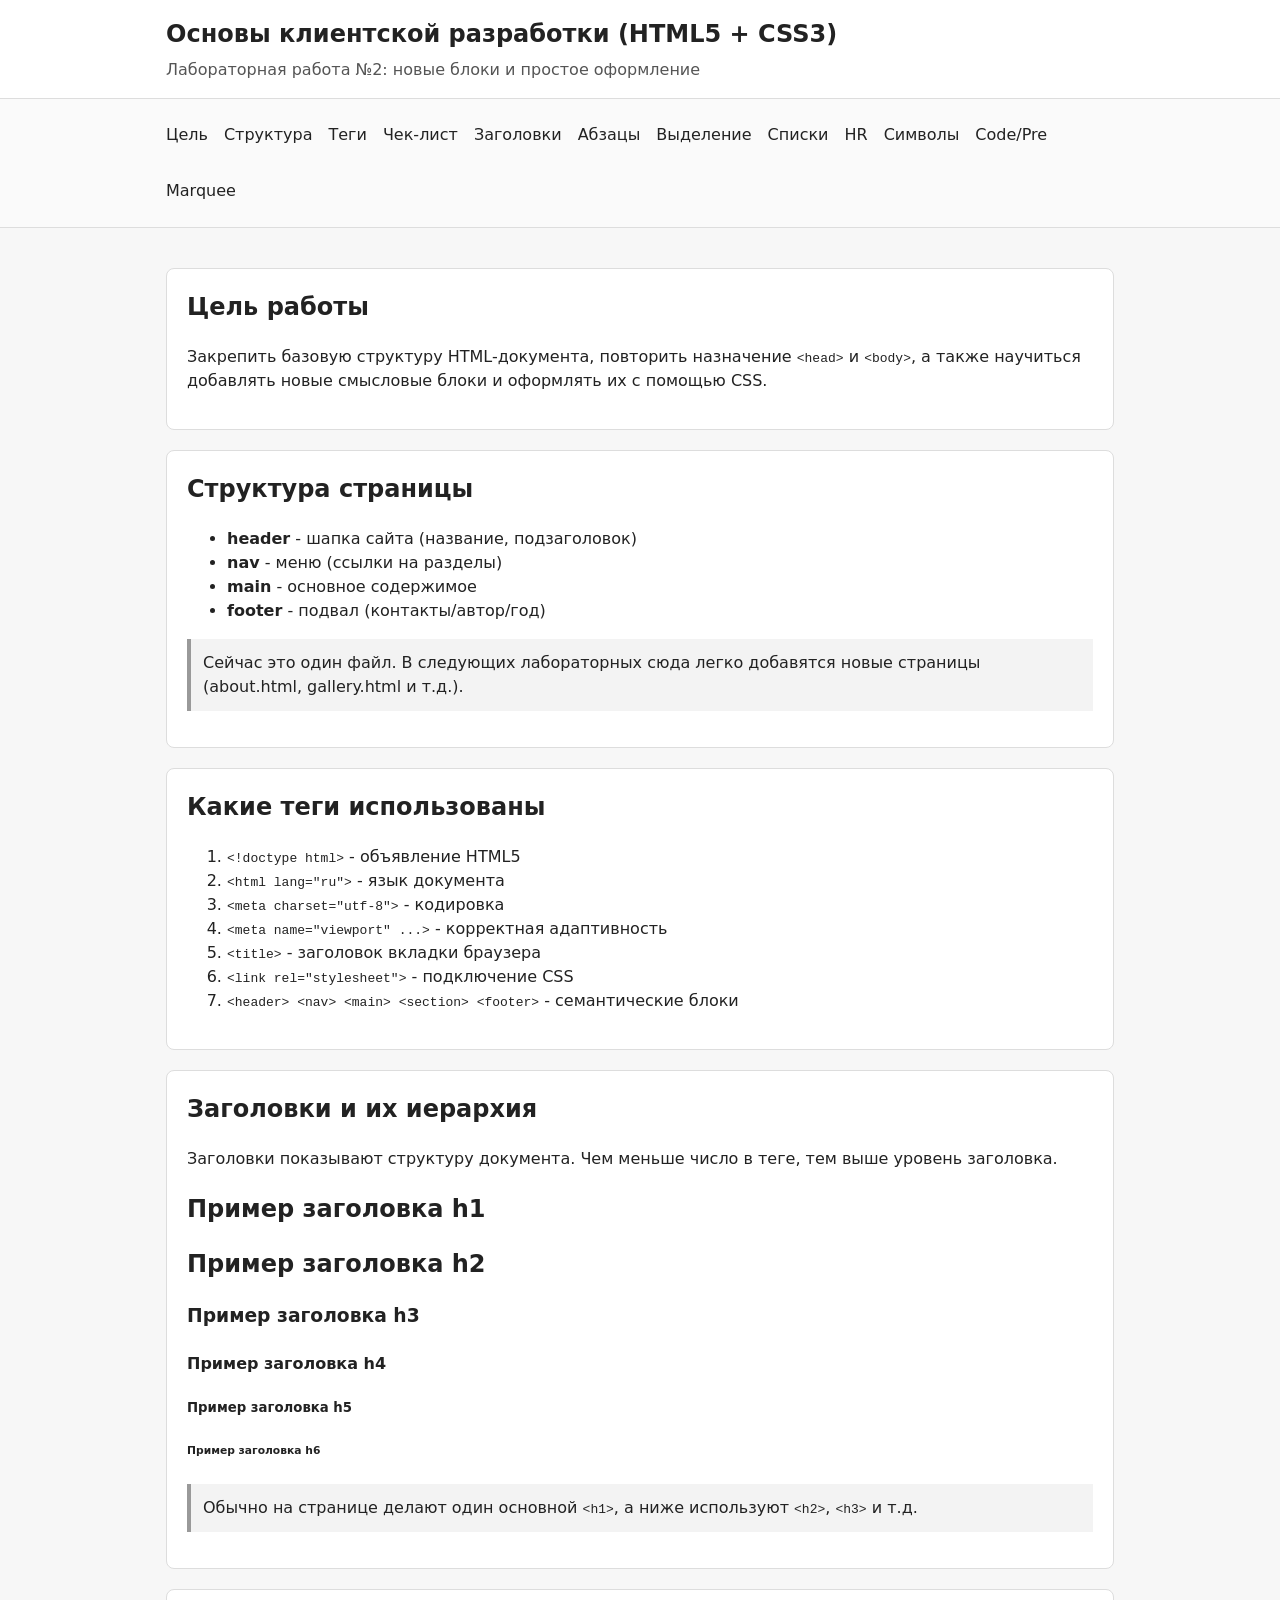
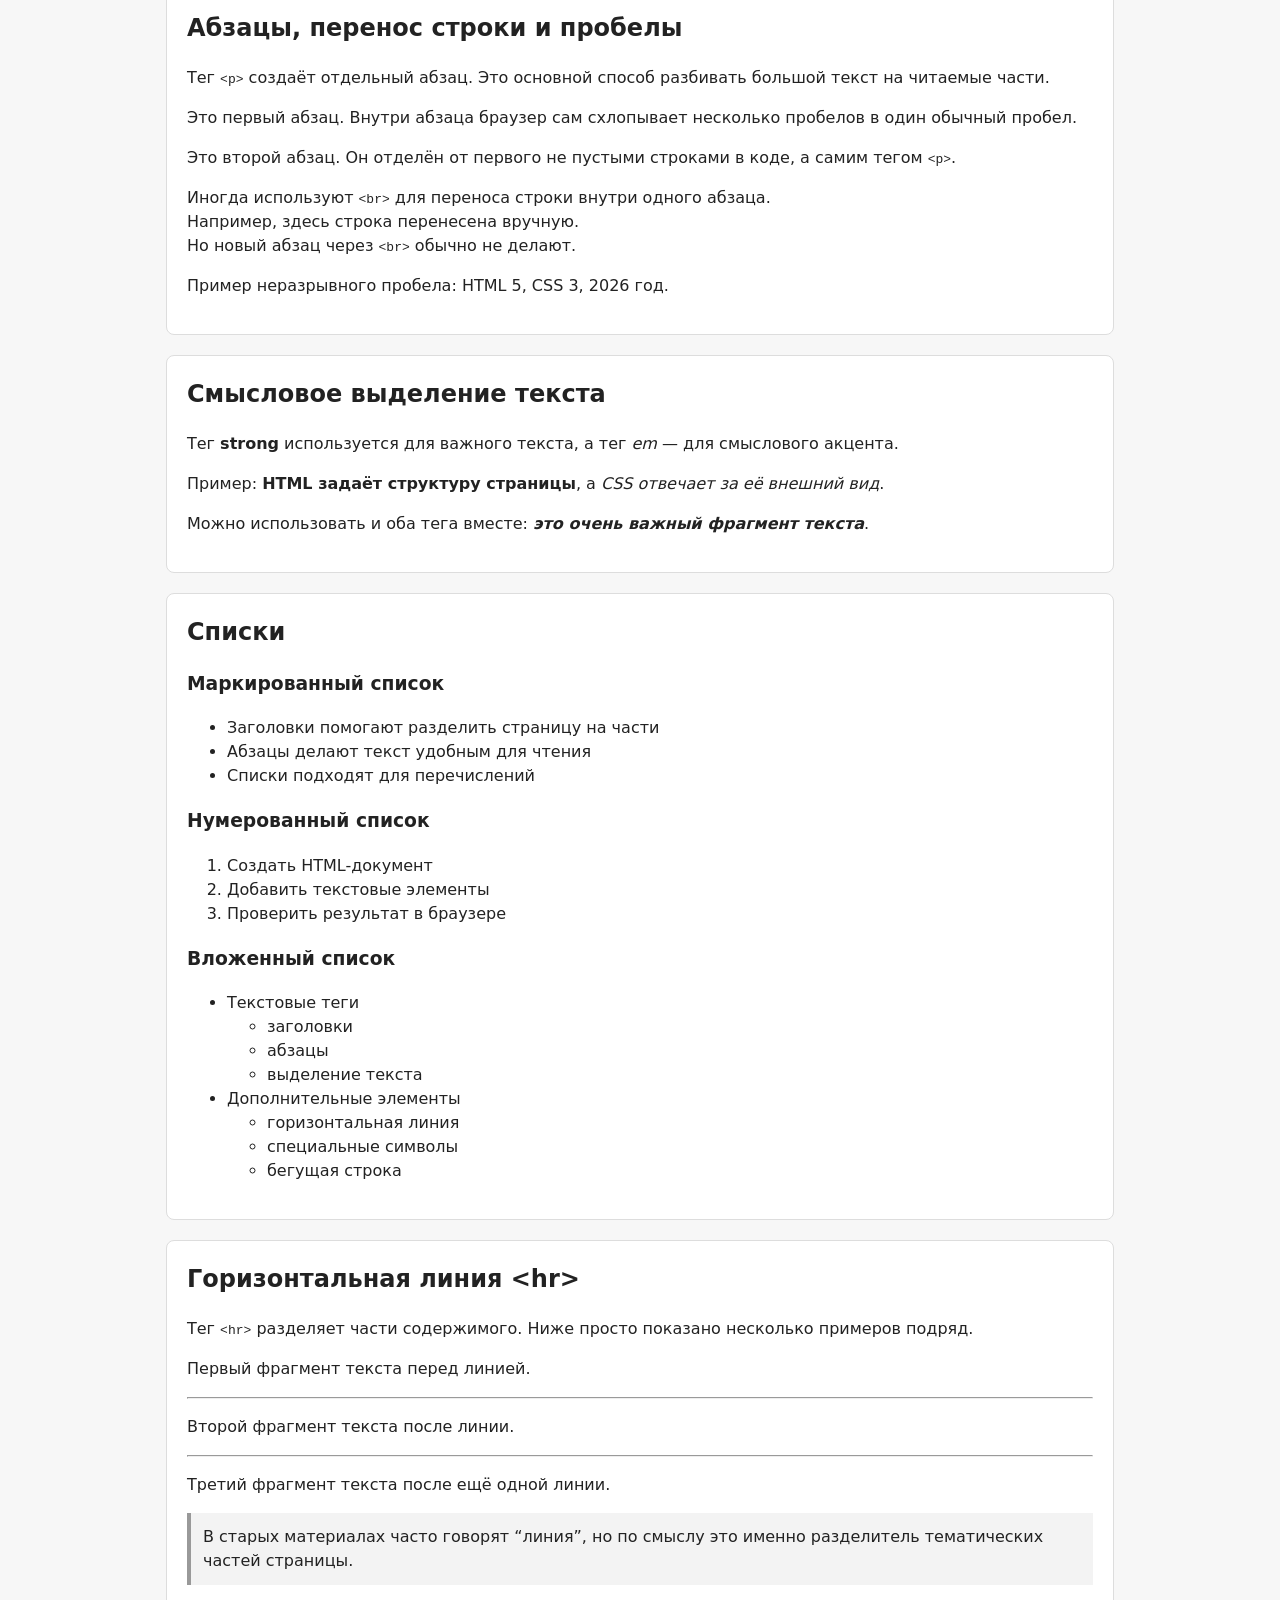
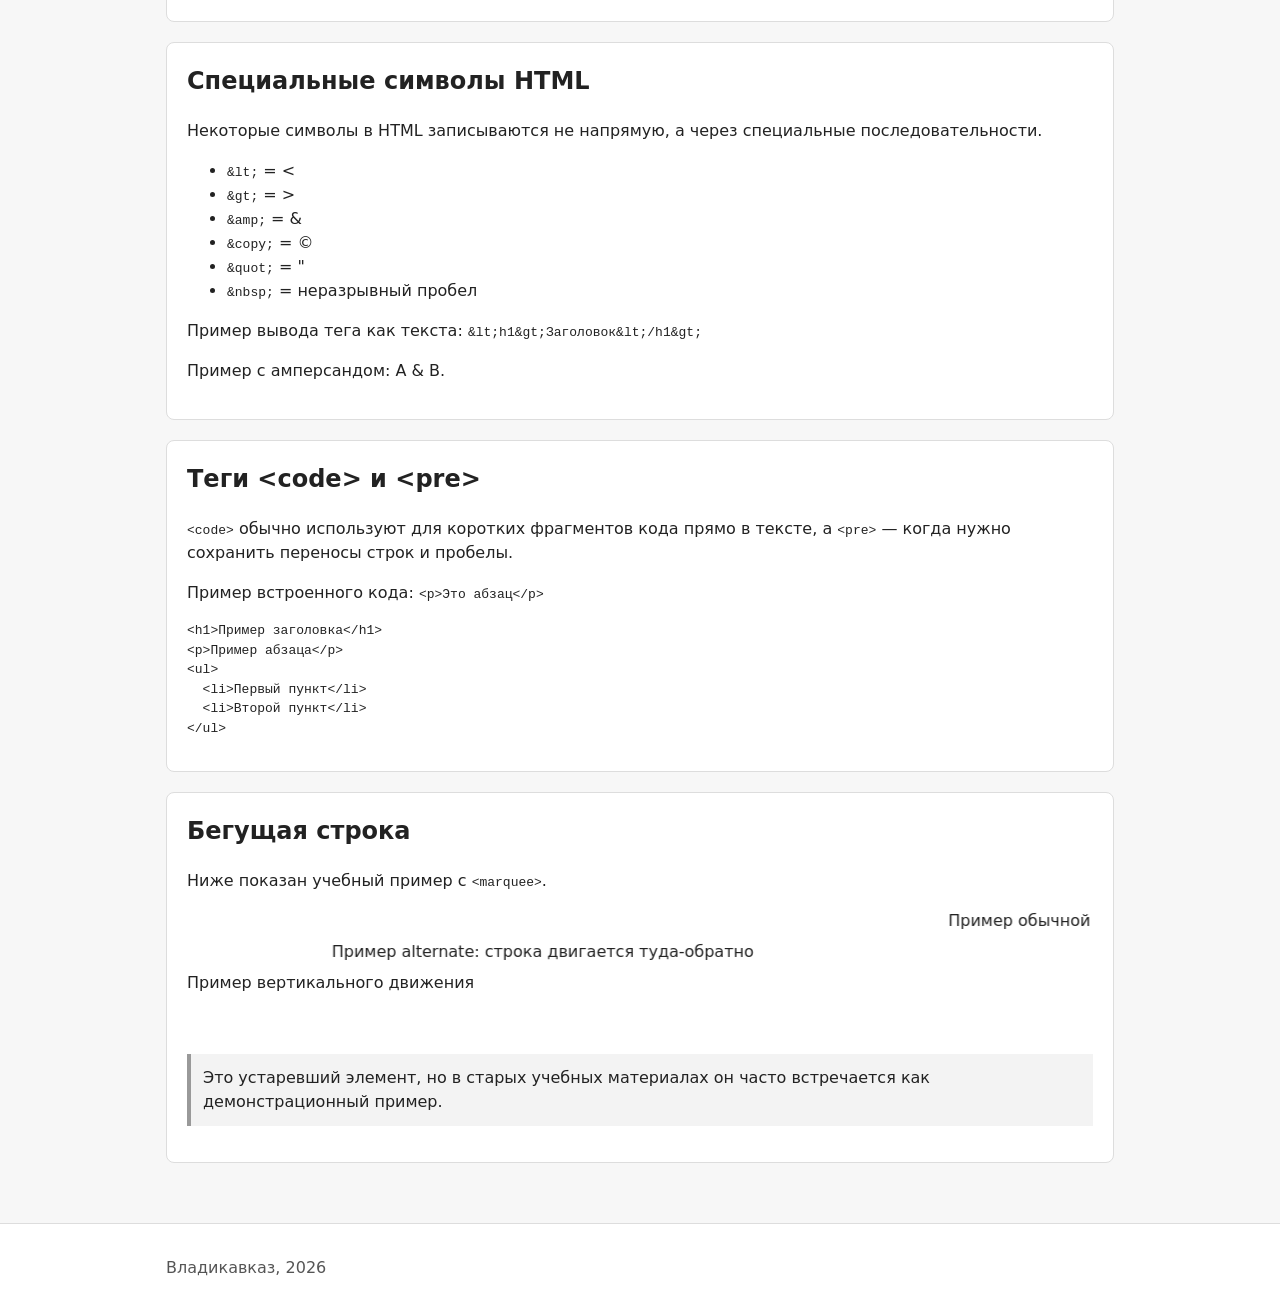
<file: index.html>
<!doctype html>
<html lang="ru">
<head>
  <!-- Базовые мета-теги -->
  <meta charset="utf-8">
  <meta name="viewport" content="width=device-width, initial-scale=1">
  <meta name="description" content="ЛР2: продолжение HTML5-документа, новые секции и простое оформление">

  <title>ЛР2 - Продолжение структуры HTML5-документа</title>

  <link rel="stylesheet" href="css/styles.css">
</head>

<body>
  <header class="site-header">
    <div class="container">
      <h1 class="site-title">Основы клиентской разработки (HTML5 + CSS3)</h1>
      <p class="site-subtitle">Лабораторная работа №2: новые блоки и простое оформление</p>
    </div>
  </header>

  <nav class="site-nav" aria-label="Основное меню">
    <div class="container">
      <a class="nav-link" href="#goal">Цель</a>
      <a class="nav-link" href="#structure">Структура</a>
      <a class="nav-link" href="#tags">Теги</a>
      <a class="nav-link" href="#checklist">Чек-лист</a>
      <a class="nav-link" href="#headings-demo">Заголовки</a>
      <a class="nav-link" href="#paragraphs-demo">Абзацы</a>
      <a class="nav-link" href="#text-elements">Выделение</a>
      <a class="nav-link" href="#lists-demo">Списки</a>
      <a class="nav-link" href="#hr-demo">HR</a>
      <a class="nav-link" href="#symbols-demo">Символы</a>
      <a class="nav-link" href="#code-demo">Code/Pre</a>
      <a class="nav-link" href="#marquee-demo">Marquee</a>
    </div>
  </nav>

  <main class="site-main">
    <div class="container">
      <section id="goal" class="card">
        <h2>Цель работы</h2>
        <p>
          Закрепить базовую структуру HTML-документа, повторить назначение
          <code>&lt;head&gt;</code> и <code>&lt;body&gt;</code>, а также научиться
          добавлять новые смысловые блоки и оформлять их с помощью CSS.
        </p>
      </section>

      <section id="structure" class="card">
        <h2>Структура страницы</h2>
        <ul>
          <li><strong>header</strong> - шапка сайта (название, подзаголовок)</li>
          <li><strong>nav</strong> - меню (ссылки на разделы)</li>
          <li><strong>main</strong> - основное содержимое</li>
          <li><strong>footer</strong> - подвал (контакты/автор/год)</li>
        </ul>
        <p class="note">
          Сейчас это один файл. В следующих лабораторных сюда легко добавятся новые страницы
          (about.html, gallery.html и т.д.).
        </p>
      </section>

      <section id="tags" class="card">
        <h2>Какие теги использованы</h2>
        <ol>
          <li><code>&lt;!doctype html&gt;</code> - объявление HTML5</li>
          <li><code>&lt;html lang="ru"&gt;</code> - язык документа</li>
          <li><code>&lt;meta charset="utf-8"&gt;</code> - кодировка</li>
          <li><code>&lt;meta name="viewport" ...&gt;</code> - корректная адаптивность</li>
          <li><code>&lt;title&gt;</code> - заголовок вкладки браузера</li>
          <li><code>&lt;link rel="stylesheet"&gt;</code> - подключение CSS</li>
          <li><code>&lt;header&gt; &lt;nav&gt; &lt;main&gt; &lt;section&gt; &lt;footer&gt;</code> - семантические блоки</li>
        </ol>
      </section>

      <section id="headings-demo" class="card">
        <h2>Заголовки и их иерархия</h2>
        <p>
          Заголовки показывают структуру документа. Чем меньше число в теге,
          тем выше уровень заголовка.
        </p>

        <h1>Пример заголовка h1</h1>
        <h2>Пример заголовка h2</h2>
        <h3>Пример заголовка h3</h3>
        <h4>Пример заголовка h4</h4>
        <h5>Пример заголовка h5</h5>
        <h6>Пример заголовка h6</h6>

        <p class="note">
          Обычно на странице делают один основной <code>&lt;h1&gt;</code>,
          а ниже используют <code>&lt;h2&gt;</code>, <code>&lt;h3&gt;</code> и т.д.
        </p>
      </section>

      <section id="paragraphs-demo" class="card">
        <h2>Абзацы, перенос строки и пробелы</h2>
        <p>
          Тег <code>&lt;p&gt;</code> создаёт отдельный абзац. Это основной способ
          разбивать большой текст на читаемые части.
        </p>

        <p>
          Это первый абзац. Внутри абзаца браузер сам схлопывает несколько пробелов
          в один обычный пробел.
        </p>

        <p>
          Это второй абзац. Он отделён от первого не пустыми строками в коде,
          а самим тегом <code>&lt;p&gt;</code>.
        </p>

        <p>
          Иногда используют <code>&lt;br&gt;</code> для переноса строки внутри одного
          абзаца.<br>
          Например, здесь строка перенесена вручную.<br>
          Но новый абзац через <code>&lt;br&gt;</code> обычно не делают.
        </p>

        <p>
          Пример неразрывного пробела: HTML&nbsp;5, CSS&nbsp;3, 2026&nbsp;год.
        </p>
      </section>

      <section id="text-elements" class="card">
        <h2>Смысловое выделение текста</h2>
        <p>
          Тег <strong>strong</strong> используется для важного текста,
          а тег <em>em</em> — для смыслового акцента.
        </p>

        <p>
          Пример: <strong>HTML задаёт структуру страницы</strong>,
          а <em>CSS отвечает за её внешний вид</em>.
        </p>

        <p>
          Можно использовать и оба тега вместе:
          <strong><em>это очень важный фрагмент текста</em></strong>.
        </p>
      </section>

      <section id="lists-demo" class="card">
        <h2>Списки</h2>

        <h3>Маркированный список</h3>
        <ul>
          <li>Заголовки помогают разделить страницу на части</li>
          <li>Абзацы делают текст удобным для чтения</li>
          <li>Списки подходят для перечислений</li>
        </ul>

        <h3>Нумерованный список</h3>
        <ol>
          <li>Создать HTML-документ</li>
          <li>Добавить текстовые элементы</li>
          <li>Проверить результат в браузере</li>
        </ol>

        <h3>Вложенный список</h3>
        <ul>
          <li>Текстовые теги
            <ul>
              <li>заголовки</li>
              <li>абзацы</li>
              <li>выделение текста</li>
            </ul>
          </li>
          <li>Дополнительные элементы
            <ul>
              <li>горизонтальная линия</li>
              <li>специальные символы</li>
              <li>бегущая строка</li>
            </ul>
          </li>
        </ul>
      </section>

      <section id="hr-demo" class="card">
        <h2>Горизонтальная линия &lt;hr&gt;</h2>
        <p>
          Тег <code>&lt;hr&gt;</code> разделяет части содержимого.
          Ниже просто показано несколько примеров подряд.
        </p>

        <p>Первый фрагмент текста перед линией.</p>
        <hr>
        <p>Второй фрагмент текста после линии.</p>
        <hr>
        <p>Третий фрагмент текста после ещё одной линии.</p>

        <p class="note">
          В старых материалах часто говорят “линия”, но по смыслу это именно
          разделитель тематических частей страницы.
        </p>
      </section>

      <section id="symbols-demo" class="card">
        <h2>Специальные символы HTML</h2>
        <p>
          Некоторые символы в HTML записываются не напрямую, а через специальные
          последовательности.
        </p>

        <ul>
          <li><code>&amp;lt;</code> = &lt;</li>
          <li><code>&amp;gt;</code> = &gt;</li>
          <li><code>&amp;amp;</code> = &amp;</li>
          <li><code>&amp;copy;</code> = &copy;</li>
          <li><code>&amp;quot;</code> = &quot;</li>
          <li><code>&amp;nbsp;</code> = неразрывный пробел</li>
        </ul>

        <p>
          Пример вывода тега как текста:
          <code>&amp;lt;h1&amp;gt;Заголовок&amp;lt;/h1&amp;gt;</code>
        </p>

        <p>
          Пример с амперсандом: A &amp; B.
        </p>
      </section>

      <section id="code-demo" class="card">
        <h2>Теги &lt;code&gt; и &lt;pre&gt;</h2>
        <p>
          <code>&lt;code&gt;</code> обычно используют для коротких фрагментов кода прямо в тексте,
          а <code>&lt;pre&gt;</code> — когда нужно сохранить переносы строк и пробелы.
        </p>

        <p>
          Пример встроенного кода:
          <code>&lt;p&gt;Это абзац&lt;/p&gt;</code>
        </p>

<pre>
&lt;h1&gt;Пример заголовка&lt;/h1&gt;
&lt;p&gt;Пример абзаца&lt;/p&gt;
&lt;ul&gt;
  &lt;li&gt;Первый пункт&lt;/li&gt;
  &lt;li&gt;Второй пункт&lt;/li&gt;
&lt;/ul&gt;
</pre>
      </section>

      <section id="marquee-demo" class="card">
        <h2>Бегущая строка</h2>
        <p>
          Ниже показан учебный пример с <code>&lt;marquee&gt;</code>.
        </p>

        <marquee behavior="scroll" direction="left">
          Пример обычной бегущей строки
        </marquee>

        <marquee behavior="alternate" direction="right">
          Пример alternate: строка двигается туда-обратно
        </marquee>

        <marquee behavior="scroll" direction="up" height="60">
          Пример вертикального движения
        </marquee>

        <p class="note">
          Это устаревший элемент, но в старых учебных материалах он часто встречается как демонстрационный пример.
        </p>
      </section>
    </div>
  </main>

  <footer class="site-footer">
    <div class="container">
      <p>Владикавказ, 2026</p>
    </div>
  </footer>
</body>
</html>
</file>
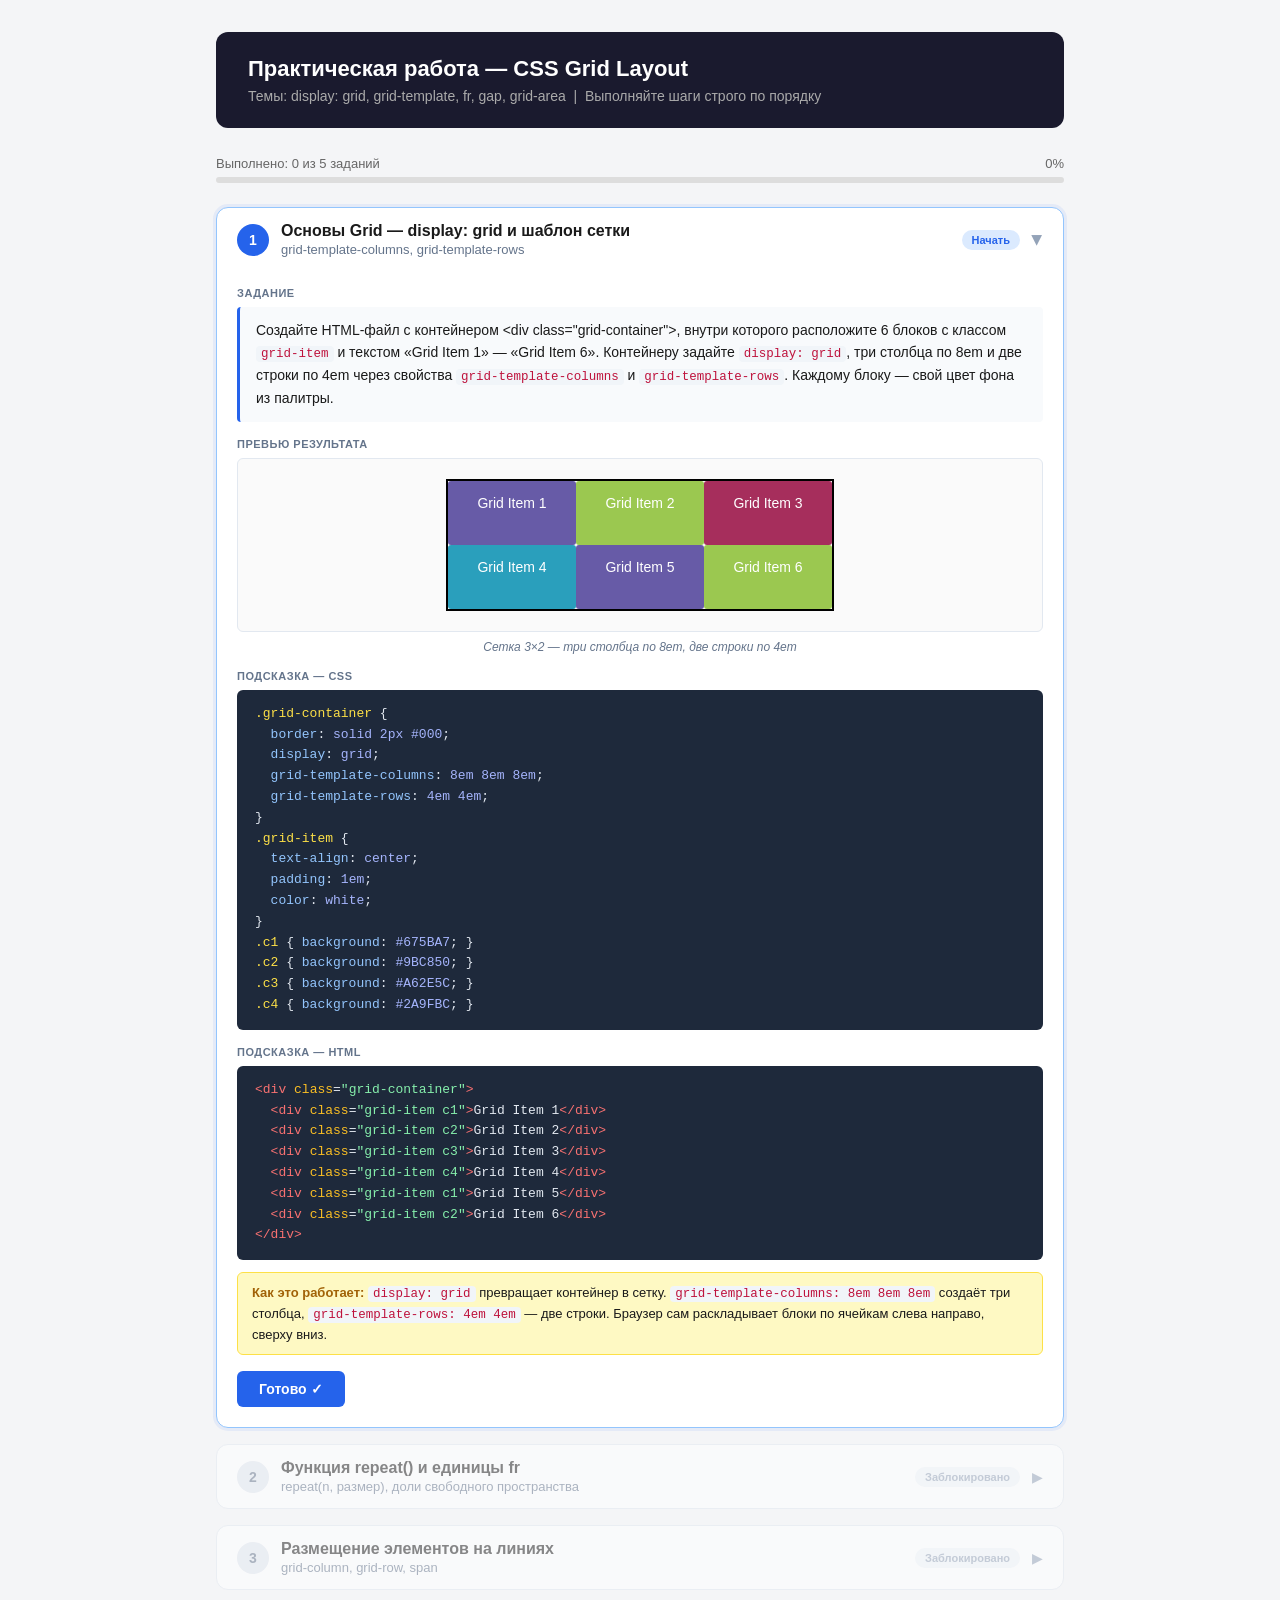
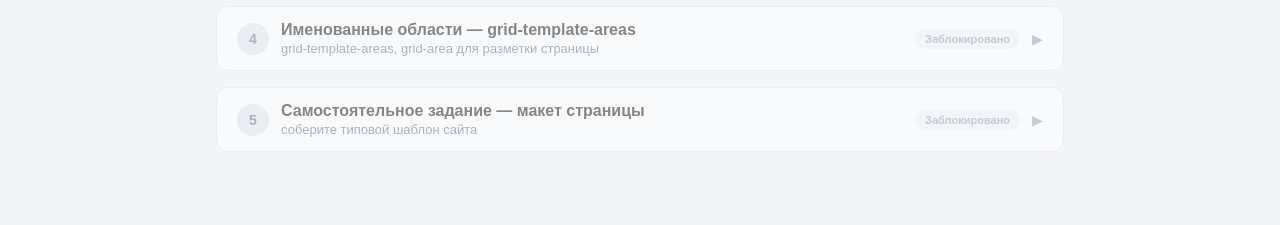
<file: prakticheskaya_grid.html>
<!DOCTYPE html>
<html lang="ru">
<head>
  <meta charset="utf-8">
  <meta name="viewport" content="width=device-width, initial-scale=1">
  <title>Практическая работа — CSS Grid Layout</title>
  <style>
    * { box-sizing: border-box; margin: 0; padding: 0; }
    body { font-family: Segoe UI, Arial, sans-serif; background: #f4f5f7; color: #1a1a1a; min-height: 100vh; }

    .page { max-width: 880px; margin: 0 auto; padding: 32px 16px 60px; }

    .top-header { background: #1a1a2e; color: #fff; padding: 24px 32px; border-radius: 12px; margin-bottom: 28px; }
    .top-header h1 { font-size: 22px; font-weight: 600; margin-bottom: 6px; }
    .top-header p { font-size: 14px; color: #aaa; }

    .progress-wrap { margin-bottom: 24px; }
    .progress-info { display: flex; justify-content: space-between; font-size: 13px; color: #666; margin-bottom: 6px; }
    .progress-bar { height: 6px; background: #ddd; border-radius: 3px; overflow: hidden; }
    .progress-fill { height: 100%; background: #2563eb; border-radius: 3px; transition: width 0.4s ease; width: 0%; }

    .step-card { background: #fff; border: 1px solid #e2e8f0; border-radius: 12px; margin-bottom: 16px; overflow: hidden; transition: all 0.3s ease; }
    .step-card.is-locked { opacity: 0.5; }
    .step-card.is-done { border-color: #86efac; }
    .step-card.is-active { border-color: #93c5fd; box-shadow: 0 0 0 3px rgba(37,99,235,0.08); }

    .step-head { display: flex; align-items: center; gap: 12px; padding: 14px 20px; cursor: pointer; }
    .step-card.is-locked .step-head { cursor: not-allowed; }

    .step-num { width: 32px; height: 32px; border-radius: 50%; background: #e2e8f0; color: #64748b; display: flex; align-items: center; justify-content: center; font-weight: 600; font-size: 14px; flex-shrink: 0; }
    .step-num.active { background: #2563eb; color: #fff; }
    .step-num.done { background: #16a34a; color: #fff; }

    .step-title-wrap { flex: 1; }
    .step-title { font-size: 16px; font-weight: 600; }
    .step-sub { font-size: 13px; color: #64748b; margin-top: 2px; }

    .step-badge { font-size: 11px; padding: 4px 10px; border-radius: 12px; font-weight: 600; }
    .badge-locked { background: #f1f5f9; color: #94a3b8; }
    .badge-active { background: #dbeafe; color: #2563eb; }
    .badge-done { background: #dcfce7; color: #16a34a; }

    .chevron { color: #94a3b8; transition: transform 0.3s; font-size: 14px; }
    .chevron.open { transform: rotate(90deg); }

    .step-body { display: none; padding: 0 20px 20px; }
    .step-body.open { display: block; }

    .section-label { font-size: 11px; text-transform: uppercase; letter-spacing: 0.5px; color: #64748b; font-weight: 600; margin: 16px 0 8px; }

    .task-box { background: #f8fafc; border-left: 3px solid #2563eb; padding: 12px 16px; border-radius: 4px; font-size: 14px; line-height: 1.6; }

    .preview-box { background: #fafafa; border: 1px solid #e2e8f0; border-radius: 6px; padding: 20px; min-height: 80px; }

    .preview-note { font-size: 12px; color: #64748b; margin-top: 8px; text-align: center; font-style: italic; }

    pre {
      background: #1e293b; color: #e2e8f0; padding: 14px 18px; border-radius: 6px;
      font-family: Consolas, Monaco, monospace; font-size: 13px; line-height: 1.6;
      overflow-x: auto;
      user-select: none;
      -webkit-user-select: none;
      -ms-user-select: none;
      -moz-user-select: none;
      -webkit-touch-callout: none;
    }
    pre .tag   { color: #f87171; }
    pre .attr  { color: #fbbf24; }
    pre .str   { color: #86efac; }
    pre .val   { color: #a5b4fc; }
    pre .com   { color: #94a3b8; font-style: italic; }
    pre .kw    { color: #60a5fa; }
    pre .num   { color: #fda4af; }
    pre .sel   { color: #fde047; }
    pre .prop  { color: #93c5fd; }

    .hint { background: #fef9c3; border: 1px solid #fde047; padding: 10px 14px; border-radius: 6px; font-size: 13px; margin-top: 12px; line-height: 1.5; }
    .hint strong { color: #a16207; }

    .done-btn { margin-top: 16px; background: #2563eb; color: #fff; border: none; padding: 10px 22px; border-radius: 6px; font-size: 14px; font-weight: 600; cursor: pointer; transition: background 0.2s; }
    .done-btn:hover { background: #1d4ed8; }
    .done-btn.final { background: #16a34a; }
    .done-btn.final:hover { background: #15803d; }

    code {
      background: #f1f5f9;
      color: #be123c;
      padding: 1px 5px;
      border-radius: 4px;
      font-family: Consolas, monospace;
      font-size: 12.5px;
      user-select: none;
      -webkit-user-select: none;
      -ms-user-select: none;
      -webkit-touch-callout: none;
    }

    .finish-banner { display: none; background: linear-gradient(135deg, #16a34a, #15803d); color: #fff; border-radius: 12px; padding: 28px 32px; text-align: center; margin-top: 16px; }
    .finish-banner h2 { font-size: 22px; margin-bottom: 8px; }
    .finish-banner p { font-size: 14px; opacity: 0.9; }

    /* ===== Стили живых превью грида ===== */
    .gi { color: #fff; text-align: center; padding: 1em; font-size: 14px; border-radius: 3px; }
    .c1 { background: #675BA7; }
    .c2 { background: #9BC850; }
    .c3 { background: #A62E5C; }
    .c4 { background: #2A9FBC; }
    .c5 { background: #4e342e; }

    /* шаг 1 */
    .pv1 {
      border: solid 2px #000;
      display: grid;
      grid-template-columns: 8em 8em 8em;
      grid-template-rows: 4em 4em;
      width: max-content;
      margin: 0 auto;
    }

    /* шаг 2 */
    .pv2 {
      border: solid 2px #000;
      display: grid;
      grid-template-columns: 1fr 2fr 1fr;
      grid-template-rows: repeat(2, 4em);
      gap: 6px;
    }

    /* шаг 3 */
    .pv3 {
      border: solid 2px #000;
      display: grid;
      grid-template-columns: repeat(4, 1fr);
      grid-template-rows: repeat(3, 4em);
      gap: 6px;
    }
    .pv3 .big {
      grid-column: 1 / span 2;
      grid-row: 1 / span 2;
    }
    .pv3 .wide {
      grid-column: 3 / 5;
    }

    /* шаг 4 */
    .pv4 {
      display: grid;
      grid-template-areas:
        "header header header"
        "sidebar content content"
        "footer footer footer";
      grid-template-columns: 120px 1fr 1fr;
      grid-template-rows: 50px 130px 40px;
      gap: 6px;
      border: solid 2px #000;
    }
    .pv4 .h  { grid-area: header;  background: #263238; }
    .pv4 .s  { grid-area: sidebar; background: #455a64; }
    .pv4 .ct { grid-area: content; background: #37474f; }
    .pv4 .f  { grid-area: footer;  background: #263238; }

    /* шаг 5 — итоговый макет */
    .pv5 {
      display: grid;
      grid-template-areas:
        "header  header  header"
        "menu    main    aside"
        "footer  footer  footer";
      grid-template-columns: 130px 1fr 130px;
      grid-template-rows: 50px 180px 40px;
      gap: 6px;
      border: solid 2px #000;
    }
    .pv5 .h5 { grid-area: header; background: #675BA7; }
    .pv5 .m5 { grid-area: menu;   background: #2A9FBC; }
    .pv5 .c5b { grid-area: main;  background: #9BC850; }
    .pv5 .a5 { grid-area: aside;  background: #A62E5C; }
    .pv5 .f5 { grid-area: footer; background: #4e342e; }
  </style>
</head>
<body>
<div class="page">

  <div class="top-header">
    <h1>Практическая работа — CSS Grid Layout</h1>
    <p>Темы: display: grid, grid-template, fr, gap, grid-area &nbsp;|&nbsp; Выполняйте шаги строго по порядку</p>
  </div>

  <div class="progress-wrap">
    <div class="progress-info">
      <span id="prog-text">Выполнено: 0 из 5 заданий</span>
      <span id="prog-pct">0%</span>
    </div>
    <div class="progress-bar"><div class="progress-fill" id="prog-fill"></div></div>
  </div>

  <!-- ШАГ 1 -->
  <div class="step-card is-active" id="card1">
    <div class="step-head" onclick="toggle(1)">
      <div class="step-num active" id="sn1">1</div>
      <div class="step-title-wrap">
        <div class="step-title">Основы Grid — display: grid и шаблон сетки</div>
        <div class="step-sub">grid-template-columns, grid-template-rows</div>
      </div>
      <span class="step-badge badge-active" id="sb1">Начать</span>
      <span class="chevron open" id="ch1">&#9654;</span>
    </div>
    <div class="step-body open" id="body1">
      <div class="section-label">Задание</div>
      <div class="task-box">Создайте HTML-файл с контейнером &lt;div class="grid-container"&gt;, внутри которого расположите 6 блоков с классом <code>grid-item</code> и текстом «Grid Item 1» — «Grid Item 6». Контейнеру задайте <code>display: grid</code>, три столбца по 8em и две строки по 4em через свойства <code>grid-template-columns</code> и <code>grid-template-rows</code>. Каждому блоку — свой цвет фона из палитры.</div>

      <div class="section-label">Превью результата</div>
      <div class="preview-box">
        <div class="pv1">
          <div class="gi c1">Grid Item 1</div>
          <div class="gi c2">Grid Item 2</div>
          <div class="gi c3">Grid Item 3</div>
          <div class="gi c4">Grid Item 4</div>
          <div class="gi c1">Grid Item 5</div>
          <div class="gi c2">Grid Item 6</div>
        </div>
      </div>
      <div class="preview-note">Сетка 3×2 — три столбца по 8em, две строки по 4em</div>

      <div class="section-label">Подсказка — CSS</div>
<pre><span class="sel">.grid-container</span> {
  <span class="prop">border</span>: <span class="val">solid 2px #000</span>;
  <span class="prop">display</span>: <span class="val">grid</span>;
  <span class="prop">grid-template-columns</span>: <span class="val">8em 8em 8em</span>;
  <span class="prop">grid-template-rows</span>: <span class="val">4em 4em</span>;
}
<span class="sel">.grid-item</span> {
  <span class="prop">text-align</span>: <span class="val">center</span>;
  <span class="prop">padding</span>: <span class="val">1em</span>;
  <span class="prop">color</span>: <span class="val">white</span>;
}
<span class="sel">.c1</span> { <span class="prop">background</span>: <span class="val">#675BA7</span>; }
<span class="sel">.c2</span> { <span class="prop">background</span>: <span class="val">#9BC850</span>; }
<span class="sel">.c3</span> { <span class="prop">background</span>: <span class="val">#A62E5C</span>; }
<span class="sel">.c4</span> { <span class="prop">background</span>: <span class="val">#2A9FBC</span>; }</pre>

      <div class="section-label">Подсказка — HTML</div>
<pre><span class="tag">&lt;div</span> <span class="attr">class</span>=<span class="str">"grid-container"</span><span class="tag">&gt;</span>
  <span class="tag">&lt;div</span> <span class="attr">class</span>=<span class="str">"grid-item c1"</span><span class="tag">&gt;</span>Grid Item 1<span class="tag">&lt;/div&gt;</span>
  <span class="tag">&lt;div</span> <span class="attr">class</span>=<span class="str">"grid-item c2"</span><span class="tag">&gt;</span>Grid Item 2<span class="tag">&lt;/div&gt;</span>
  <span class="tag">&lt;div</span> <span class="attr">class</span>=<span class="str">"grid-item c3"</span><span class="tag">&gt;</span>Grid Item 3<span class="tag">&lt;/div&gt;</span>
  <span class="tag">&lt;div</span> <span class="attr">class</span>=<span class="str">"grid-item c4"</span><span class="tag">&gt;</span>Grid Item 4<span class="tag">&lt;/div&gt;</span>
  <span class="tag">&lt;div</span> <span class="attr">class</span>=<span class="str">"grid-item c1"</span><span class="tag">&gt;</span>Grid Item 5<span class="tag">&lt;/div&gt;</span>
  <span class="tag">&lt;div</span> <span class="attr">class</span>=<span class="str">"grid-item c2"</span><span class="tag">&gt;</span>Grid Item 6<span class="tag">&lt;/div&gt;</span>
<span class="tag">&lt;/div&gt;</span></pre>

      <div class="hint"><strong>Как это работает:</strong> <code>display: grid</code> превращает контейнер в сетку. <code>grid-template-columns: 8em 8em 8em</code> создаёт три столбца, <code>grid-template-rows: 4em 4em</code> — две строки. Браузер сам раскладывает блоки по ячейкам слева направо, сверху вниз.</div>
      <button class="done-btn" onclick="markDone(1)">Готово ✓</button>
    </div>
  </div>

  <!-- ШАГ 2 -->
  <div class="step-card is-locked" id="card2">
    <div class="step-head" onclick="toggle(2)">
      <div class="step-num" id="sn2">2</div>
      <div class="step-title-wrap">
        <div class="step-title">Функция repeat() и единицы fr</div>
        <div class="step-sub">repeat(n, размер), доли свободного пространства</div>
      </div>
      <span class="step-badge badge-locked" id="sb2">Заблокировано</span>
      <span class="chevron" id="ch2">&#9654;</span>
    </div>
    <div class="step-body" id="body2">
      <div class="section-label">Задание</div>
      <div class="task-box">Перепишите сетку из шага 1 так, чтобы строки задавались через функцию <code>repeat(2, 4em)</code>, а столбцы — через гибкие единицы <code>1fr 2fr 1fr</code>. Единица <code>fr</code> делит доступную ширину между столбцами пропорционально: средний столбец будет в 2 раза шире крайних. Добавьте промежутки между ячейками через свойство <code>gap</code>.</div>

      <div class="section-label">Превью результата</div>
      <div class="preview-box">
        <div class="pv2">
          <div class="gi c1">Grid Item 1</div>
          <div class="gi c2">Grid Item 2</div>
          <div class="gi c3">Grid Item 3</div>
          <div class="gi c4">Grid Item 4</div>
          <div class="gi c1">Grid Item 5</div>
          <div class="gi c2">Grid Item 6</div>
        </div>
      </div>
      <div class="preview-note">Средний столбец вдвое шире крайних, между ячейками отступ 6px</div>

      <div class="section-label">Подсказка — CSS</div>
<pre><span class="sel">.grid-container</span> {
  <span class="prop">border</span>: <span class="val">solid 2px #000</span>;
  <span class="prop">display</span>: <span class="val">grid</span>;
  <span class="prop">grid-template-columns</span>: <span class="val">1fr 2fr 1fr</span>;
  <span class="prop">grid-template-rows</span>: <span class="val">repeat(2, 4em)</span>;
  <span class="prop">gap</span>: <span class="val">6px</span>;
}</pre>

      <div class="hint"><strong>Формула для fr:</strong> доля столбца = <code>его_fr × доступное_пространство / сумма_всех_fr</code>. При <code>1fr 2fr 1fr</code> сумма = 4, средний столбец получает 2/4 ширины, крайние — по 1/4. Свойство <code>repeat(2, 4em)</code> — короткая запись для <code>4em 4em</code>. Можно повторять и более сложные шаблоны: <code>repeat(2, 7em 8em)</code> даст четыре столбца 7em, 8em, 7em, 8em.</div>

      <div class="hint"><strong>Про gap:</strong> единое свойство <code>gap</code> задаёт промежутки сразу по обеим осям. Можно указать два значения — <code>gap: 10px 20px</code> (между строками 10px, между столбцами 20px). Раньше эти свойства назывались <code>grid-gap</code>, <code>grid-row-gap</code>, <code>grid-column-gap</code> — все три варианта работают.</div>
      <button class="done-btn" onclick="markDone(2)">Готово ✓</button>
    </div>
  </div>

  <!-- ШАГ 3 -->
  <div class="step-card is-locked" id="card3">
    <div class="step-head" onclick="toggle(3)">
      <div class="step-num" id="sn3">3</div>
      <div class="step-title-wrap">
        <div class="step-title">Размещение элементов на линиях</div>
        <div class="step-sub">grid-column, grid-row, span</div>
      </div>
      <span class="step-badge badge-locked" id="sb3">Заблокировано</span>
      <span class="chevron" id="ch3">&#9654;</span>
    </div>
    <div class="step-body" id="body3">
      <div class="section-label">Задание</div>
      <div class="task-box">Создайте сетку 4×3 (четыре столбца, три строки) с шестью блоками. Сделайте первый блок большим — он должен занимать первые две строки и два первых столбца. Третий блок растяните на два столбца в первой строке. Используйте свойства <code>grid-column</code> и <code>grid-row</code> с ключевым словом <code>span</code>.</div>

      <div class="section-label">Превью результата</div>
      <div class="preview-box">
        <div class="pv3">
          <div class="gi c1 big">Grid Item 1</div>
          <div class="gi c2">Grid Item 2</div>
          <div class="gi c3 wide">Grid Item 3</div>
          <div class="gi c4">Grid Item 4</div>
          <div class="gi c5">Grid Item 5</div>
          <div class="gi c2">Grid Item 6</div>
        </div>
      </div>
      <div class="preview-note">Первый блок занимает 2×2 ячейки, третий — две ячейки в строку</div>

      <div class="section-label">Подсказка — CSS</div>
<pre><span class="sel">.grid-container</span> {
  <span class="prop">display</span>: <span class="val">grid</span>;
  <span class="prop">grid-template-columns</span>: <span class="val">repeat(4, 1fr)</span>;
  <span class="prop">grid-template-rows</span>: <span class="val">repeat(3, 4em)</span>;
  <span class="prop">gap</span>: <span class="val">6px</span>;
  <span class="prop">border</span>: <span class="val">solid 2px #000</span>;
}
<span class="sel">.big</span> {
  <span class="prop">grid-column</span>: <span class="val">1 / span 2</span>;
  <span class="prop">grid-row</span>: <span class="val">1 / span 2</span>;
}
<span class="sel">.wide</span> {
  <span class="prop">grid-column</span>: <span class="val">3 / 5</span>;
}</pre>

      <div class="hint"><strong>Линии и span:</strong> grid-линии — это разделители между ячейками. У сетки из 4 столбцов линий 5: от 1 до 5. <code>grid-column: 1 / 3</code> значит «занять от линии 1 до линии 3», то есть 2 ячейки. То же самое можно записать как <code>grid-column: 1 / span 2</code> — «начать с линии 1 и растянуться на 2 ячейки». Оба варианта дают одинаковый результат.</div>

      <div class="hint"><strong>Полные и короткие формы:</strong>
        <br>• <code>grid-column-start: 1; grid-column-end: 3;</code> — длинная форма
        <br>• <code>grid-column: 1 / 3</code> — короткая через слэш
        <br>• <code>grid-column: 1 / span 2</code> — через span
        <br>• <code>grid-area: 1 / 1 / 3 / 3</code> — всё сразу: row-start / col-start / row-end / col-end</div>
      <button class="done-btn" onclick="markDone(3)">Готово ✓</button>
    </div>
  </div>

  <!-- ШАГ 4 -->
  <div class="step-card is-locked" id="card4">
    <div class="step-head" onclick="toggle(4)">
      <div class="step-num" id="sn4">4</div>
      <div class="step-title-wrap">
        <div class="step-title">Именованные области — grid-template-areas</div>
        <div class="step-sub">grid-template-areas, grid-area для разметки страницы</div>
      </div>
      <span class="step-badge badge-locked" id="sb4">Заблокировано</span>
      <span class="chevron" id="ch4">&#9654;</span>
    </div>
    <div class="step-body" id="body4">
      <div class="section-label">Задание</div>
      <div class="task-box">Сделайте макет страницы с тремя зонами: шапка наверху во всю ширину, слева сайдбар, справа основное содержимое, снизу подвал во всю ширину. Используйте <code>grid-template-areas</code> для именования зон и <code>grid-area</code> для привязки элементов.</div>

      <div class="section-label">Превью результата</div>
      <div class="preview-box">
        <div class="pv4">
          <div class="gi h">Header</div>
          <div class="gi s">Sidebar</div>
          <div class="gi ct">Content</div>
          <div class="gi f">Footer</div>
        </div>
      </div>

      <div class="section-label">Подсказка — CSS</div>
<pre><span class="sel">.grid-container</span> {
  <span class="prop">display</span>: <span class="val">grid</span>;
  <span class="prop">grid-template-areas</span>:
    <span class="str">"header  header  header"</span>
    <span class="str">"sidebar content content"</span>
    <span class="str">"footer  footer  footer"</span>;
  <span class="prop">grid-template-columns</span>: <span class="val">120px 1fr 1fr</span>;
  <span class="prop">grid-template-rows</span>: <span class="val">50px 130px 40px</span>;
  <span class="prop">gap</span>: <span class="val">6px</span>;
  <span class="prop">border</span>: <span class="val">solid 2px #000</span>;
}
<span class="sel">.header</span>  { <span class="prop">grid-area</span>: <span class="val">header</span>;  <span class="prop">background</span>: <span class="val">#263238</span>; }
<span class="sel">.sidebar</span> { <span class="prop">grid-area</span>: <span class="val">sidebar</span>; <span class="prop">background</span>: <span class="val">#455a64</span>; }
<span class="sel">.content</span> { <span class="prop">grid-area</span>: <span class="val">content</span>; <span class="prop">background</span>: <span class="val">#37474f</span>; }
<span class="sel">.footer</span>  { <span class="prop">grid-area</span>: <span class="val">footer</span>;  <span class="prop">background</span>: <span class="val">#263238</span>; }</pre>

      <div class="section-label">Подсказка — HTML</div>
<pre><span class="tag">&lt;div</span> <span class="attr">class</span>=<span class="str">"grid-container"</span><span class="tag">&gt;</span>
  <span class="tag">&lt;div</span> <span class="attr">class</span>=<span class="str">"header"</span><span class="tag">&gt;</span>Header<span class="tag">&lt;/div&gt;</span>
  <span class="tag">&lt;div</span> <span class="attr">class</span>=<span class="str">"sidebar"</span><span class="tag">&gt;</span>Sidebar<span class="tag">&lt;/div&gt;</span>
  <span class="tag">&lt;div</span> <span class="attr">class</span>=<span class="str">"content"</span><span class="tag">&gt;</span>Content<span class="tag">&lt;/div&gt;</span>
  <span class="tag">&lt;div</span> <span class="attr">class</span>=<span class="str">"footer"</span><span class="tag">&gt;</span>Footer<span class="tag">&lt;/div&gt;</span>
<span class="tag">&lt;/div&gt;</span></pre>

      <div class="hint"><strong>Как читать grid-template-areas:</strong> каждая строка в кавычках — это одна строка сетки. Слова — имена зон. Повторение имени растягивает зону на соседние ячейки. Чтобы оставить ячейку пустой — пишут точку <code>.</code> вместо имени.</div>
      <button class="done-btn" onclick="markDone(4)">Готово ✓</button>
    </div>
  </div>

  <!-- ШАГ 5 -->
  <div class="step-card is-locked" id="card5">
    <div class="step-head" onclick="toggle(5)">
      <div class="step-num" id="sn5">5</div>
      <div class="step-title-wrap">
        <div class="step-title">Самостоятельное задание — макет страницы</div>
        <div class="step-sub">соберите типовой шаблон сайта</div>
      </div>
      <span class="step-badge badge-locked" id="sb5">Заблокировано</span>
      <span class="chevron" id="ch5">&#9654;</span>
    </div>
    <div class="step-body" id="body5">
      <div class="section-label">Задание</div>
      <div class="task-box">
        Создайте HTML-страницу с типовым макетом сайта на CSS Grid. Требования:<br><br>
        1. <strong>Пять зон:</strong> Header (шапка), Menu (меню слева), Main (основное содержимое в центре), Aside (правая колонка), Footer (подвал)<br>
        2. Header и Footer растянуты на всю ширину страницы<br>
        3. В средней строке три колонки: Menu, Main, Aside. Menu и Aside фиксированной ширины (130px), Main — гибкий (1fr)<br>
        4. Используйте <code>grid-template-areas</code> для разметки зон<br>
        5. Промежуток между ячейками 6px через <code>gap</code><br>
        6. Каждой зоне задайте свой цвет фона из палитры
      </div>

      <div class="section-label">Превью — таким должен получиться результат</div>
      <div class="preview-box">
        <div class="pv5">
          <div class="gi h5">Header</div>
          <div class="gi m5">Menu</div>
          <div class="gi c5b">Main</div>
          <div class="gi a5">Aside</div>
          <div class="gi f5">Footer</div>
        </div>
      </div>

      <div class="hint"><strong>Подсказка по структуре:</strong> схема из трёх строк в <code>grid-template-areas</code>. Первая строка — три одинаковых имени для растянутой шапки. Вторая — три разных имени для трёх колонок. Третья — снова три одинаковых имени для подвала.</div>
      <button class="done-btn final" onclick="markDone(5)">Завершить ✓</button>
    </div>
  </div>

  <div class="finish-banner" id="finish">
    <h2>Работа выполнена!</h2>
    <p>Вы освоили CSS Grid Layout — шаблоны сеток, единицы fr, размещение элементов на линиях и именованные области.</p>
  </div>

</div>

<script>
  var totalSteps = 5;
  var doneSteps = 0;
  var stepStates = { 1: 'active', 2: 'locked', 3: 'locked', 4: 'locked', 5: 'locked' };

  function toggle(n) {
    if (stepStates[n] === 'locked') return;
    var body = document.getElementById('body' + n);
    var ch = document.getElementById('ch' + n);
    body.classList.toggle('open');
    ch.classList.toggle('open');
  }

  function markDone(n) {
    if (stepStates[n] === 'done') return;
    stepStates[n] = 'done';
    doneSteps++;

    document.getElementById('card' + n).classList.remove('is-active');
    document.getElementById('card' + n).classList.add('is-done');
    document.getElementById('sn' + n).classList.remove('active');
    document.getElementById('sn' + n).classList.add('done');
    document.getElementById('sn' + n).innerText = '✓';
    var sb = document.getElementById('sb' + n);
    sb.classList.remove('badge-active');
    sb.classList.add('badge-done');
    sb.innerText = 'Готово';

    document.getElementById('body' + n).classList.remove('open');
    document.getElementById('ch' + n).classList.remove('open');

    var pct = Math.round((doneSteps / totalSteps) * 100);
    document.getElementById('prog-fill').style.width = pct + '%';
    document.getElementById('prog-text').innerText = 'Выполнено: ' + doneSteps + ' из ' + totalSteps + ' заданий';
    document.getElementById('prog-pct').innerText = pct + '%';

    var next = n + 1;
    if (next <= totalSteps) {
      stepStates[next] = 'active';
      var card = document.getElementById('card' + next);
      card.classList.remove('is-locked');
      card.classList.add('is-active');
      var sNum = document.getElementById('sn' + next);
      sNum.classList.add('active');
      var sBadge = document.getElementById('sb' + next);
      sBadge.classList.remove('badge-locked');
      sBadge.classList.add('badge-active');
      sBadge.innerText = 'Начать';
      document.getElementById('body' + next).classList.add('open');
      document.getElementById('ch' + next).classList.add('open');
      card.scrollIntoView({ behavior: 'smooth', block: 'start' });
    } else {
      document.getElementById('finish').style.display = 'block';
      document.getElementById('finish').scrollIntoView({ behavior: 'smooth', block: 'center' });
    }
  }

  // Блокировка копирования из подсказок
  document.addEventListener('copy', function (e) {
    var sel = window.getSelection();
    var node = sel && sel.anchorNode ? sel.anchorNode.parentElement : null;
    if (node && node.closest && node.closest('pre, code')) {
      e.preventDefault();
    }
  });
  document.addEventListener('keydown', function (e) {
    var sel = window.getSelection();
    var node = sel && sel.anchorNode ? sel.anchorNode.parentElement : null;
    var inCode = node && node.closest && node.closest('pre, code');
    if (inCode && (e.ctrlKey || e.metaKey) && (e.key === 'c' || e.key === 'x' || e.key === 'a')) {
      e.preventDefault();
    }
  });
</script>
</body>
</html>
</file>
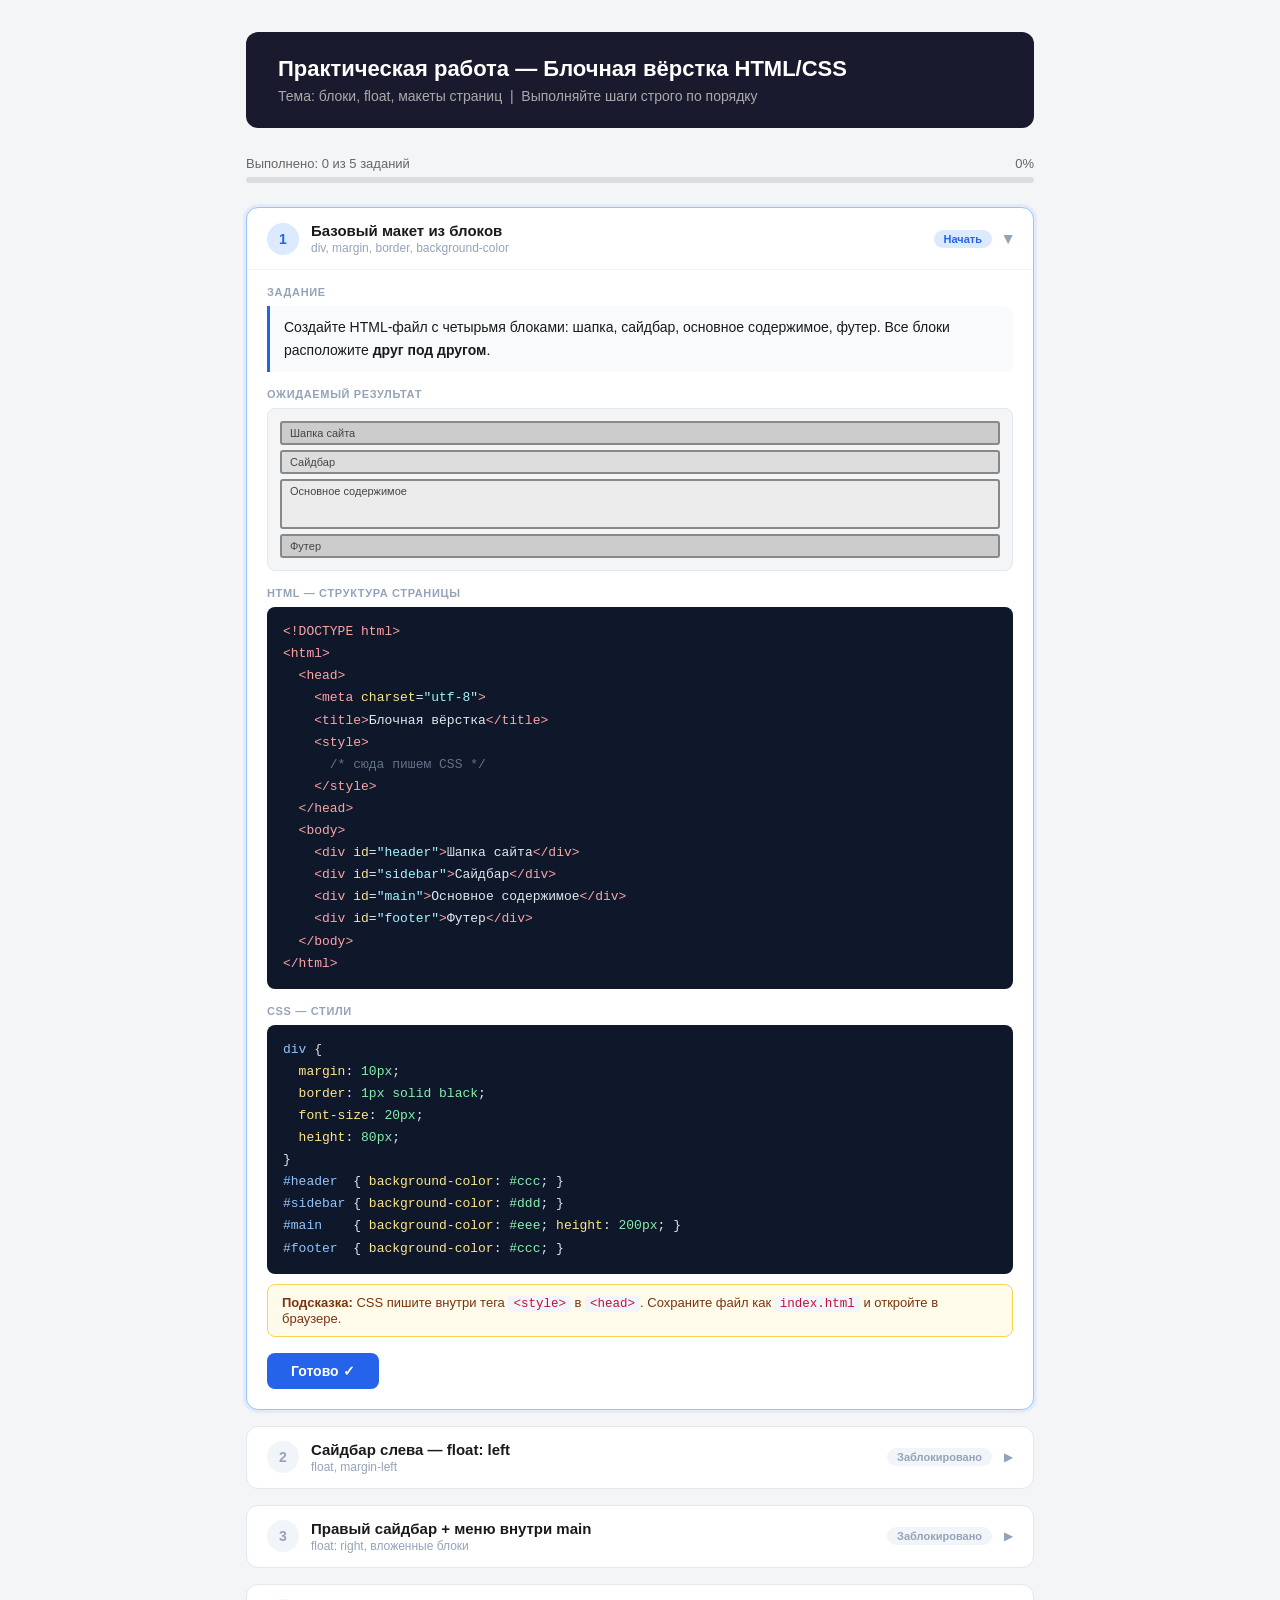
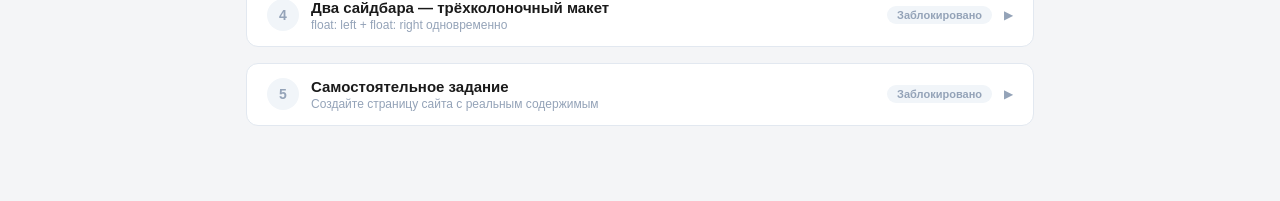
<file: prakticheskaya_rabota.html>
<!DOCTYPE html>
<html lang="ru">
<head>
  <meta charset="utf-8">
  <meta name="viewport" content="width=device-width, initial-scale=1">
  <title>Практическая работа — Блочная вёрстка</title>
  <style>
    * { box-sizing: border-box; margin: 0; padding: 0; }
    body { font-family: Segoe UI, Arial, sans-serif; background: #f4f5f7; color: #1a1a1a; min-height: 100vh; }

    .page { max-width: 820px; margin: 0 auto; padding: 32px 16px 60px; }

    .top-header { background: #1a1a2e; color: #fff; padding: 24px 32px; border-radius: 12px; margin-bottom: 28px; }
    .top-header h1 { font-size: 22px; font-weight: 600; margin-bottom: 6px; }
    .top-header p { font-size: 14px; color: #aaa; }

    .progress-wrap { margin-bottom: 24px; }
    .progress-info { display: flex; justify-content: space-between; font-size: 13px; color: #666; margin-bottom: 6px; }
    .progress-bar { height: 6px; background: #ddd; border-radius: 3px; overflow: hidden; }
    .progress-fill { height: 100%; background: #2563eb; border-radius: 3px; transition: width 0.4s ease; width: 0%; }

    .step-card { background: #fff; border: 1px solid #e2e8f0; border-radius: 12px; margin-bottom: 16px; overflow: hidden; }
    .step-card.is-done { border-color: #86efac; }
    .step-card.is-active { border-color: #93c5fd; box-shadow: 0 0 0 3px rgba(37,99,235,0.08); }

    .step-head { display: flex; align-items: center; gap: 12px; padding: 14px 20px; cursor: pointer; }
    .step-head:hover { background: #f8fafc; }

    .step-num { width: 32px; height: 32px; border-radius: 50%; display: flex; align-items: center; justify-content: center; font-size: 14px; font-weight: 600; flex-shrink: 0; }
    .step-num.done   { background: #dcfce7; color: #16a34a; }
    .step-num.active { background: #dbeafe; color: #2563eb; }
    .step-num.locked { background: #f1f5f9; color: #94a3b8; }

    .step-title-wrap { flex: 1; }
    .step-title { font-size: 15px; font-weight: 600; }
    .step-sub   { font-size: 12px; color: #94a3b8; margin-top: 2px; }

    .step-badge { font-size: 11px; font-weight: 600; padding: 3px 10px; border-radius: 20px; white-space: nowrap; }
    .badge-done   { background: #dcfce7; color: #16a34a; }
    .badge-active { background: #dbeafe; color: #2563eb; }
    .badge-locked { background: #f1f5f9; color: #94a3b8; }

    .chevron { font-size: 12px; color: #94a3b8; transition: transform 0.2s; }
    .chevron.open { transform: rotate(90deg); }

    .step-body { display: none; padding: 0 20px 20px; border-top: 1px solid #f1f5f9; }
    .step-body.open { display: block; }

    .section-label { font-size: 11px; font-weight: 700; letter-spacing: 0.06em; color: #94a3b8; text-transform: uppercase; margin: 16px 0 8px; }

    .task-box { background: #f8fafc; border-left: 3px solid #2563eb; border-radius: 0 8px 8px 0; padding: 10px 14px; font-size: 14px; line-height: 1.65; }
    .task-box ul { padding-left: 16px; margin-top: 6px; }
    .task-box li { margin-bottom: 4px; }

    .preview { background: #f4f5f7; border: 1px solid #e2e8f0; border-radius: 8px; padding: 12px; }

    .lb { border: 2px solid #888; border-radius: 3px; padding: 4px 8px; font-size: 11px; color: #444; margin-bottom: 5px; min-height: 22px; display: flex; align-items: flex-start; }
    .lb.header  { background: #ccc; }
    .lb.sidebar { background: #ddd; }
    .lb.main    { background: #ebebeb; min-height: 50px; }
    .lb.footer  { background: #ccc; margin-bottom: 0; }
    .lb.menu    { background: #ddd; }
    .lb.content { background: #ebebeb; }
    .lb.rsidebar{ background: #bbb; }
    .lb.lsidebar{ background: #ddd; }

    .row-p { display: flex; gap: 5px; margin-bottom: 5px; }
    .row-p .lb { margin-bottom: 0; flex: 1; min-height: 50px; }
    .row-p .lb.sidebar { flex: 0 0 70px; }
    .row-p .lb.lsidebar { flex: 0 0 70px; }
    .row-p .lb.rsidebar { flex: 0 0 70px; }
    .row-p .lb.menu     { flex: 0 0 60px; }

    pre {
      background: #0f172a;
      color: #e2e8f0;
      border-radius: 8px;
      padding: 14px 16px;
      font-family: Consolas, 'Courier New', monospace;
      font-size: 13px;
      line-height: 1.7;
      overflow-x: auto;
      white-space: pre;
      margin-top: 6px;
      user-select: none;
      -webkit-user-select: none;
      -ms-user-select: none;
      -webkit-touch-callout: none;
      cursor: default;
    }

    pre .kw  { color: #93c5fd; }
    pre .val { color: #86efac; }
    pre .tag { color: #fca5a5; }
    pre .attr{ color: #fde68a; }
    pre .str { color: #a5f3fc; }
    pre .cm  { color: #64748b; }

    pre .add { background: rgba(134,239,172,0.15); display: block; border-left: 3px solid #86efac; padding-left: 6px; margin-left: -6px; }
    pre .del { background: rgba(252,165,165,0.15); display: block; border-left: 3px solid #fca5a5; padding-left: 6px; margin-left: -6px; text-decoration: line-through; opacity: 0.6; }
    pre .chg { background: rgba(253,230,138,0.15); display: block; border-left: 3px solid #fde68a; padding-left: 6px; margin-left: -6px; }

    .diff-legend { display: flex; gap: 16px; font-size: 11px; margin-bottom: 8px; margin-top: 12px; }
    .diff-legend span { display: flex; align-items: center; gap: 5px; }
    .diff-legend .dot { width: 10px; height: 10px; border-radius: 2px; flex-shrink: 0; }
    .dot-add { background: #86efac; }
    .dot-chg { background: #fde68a; }
    .dot-del { background: #fca5a5; }

    .hint { background: #fffbeb; border: 1px solid #fcd34d; border-radius: 8px; padding: 10px 14px; font-size: 13px; color: #78350f; margin-top: 10px; }
    .hint strong { font-weight: 600; }

    .done-btn { margin-top: 16px; padding: 10px 24px; font-size: 14px; font-weight: 600; border: none; border-radius: 8px; background: #2563eb; color: #fff; cursor: pointer; transition: background 0.15s, transform 0.1s; }
    .done-btn:hover { background: #1d4ed8; }
    .done-btn:active { transform: scale(0.97); }
    .done-btn.final { background: #16a34a; }
    .done-btn.final:hover { background: #15803d; }

    code {
      background: #f1f5f9;
      color: #be123c;
      padding: 1px 5px;
      border-radius: 4px;
      font-family: Consolas, monospace;
      font-size: 12.5px;
      user-select: none;
      -webkit-user-select: none;
      -ms-user-select: none;
      -webkit-touch-callout: none;
    }

    .finish-banner { display: none; background: linear-gradient(135deg, #16a34a, #15803d); color: #fff; border-radius: 12px; padding: 28px 32px; text-align: center; margin-top: 16px; }
    .finish-banner h2 { font-size: 22px; margin-bottom: 8px; }
    .finish-banner p { font-size: 14px; opacity: 0.9; }
  </style>
</head>
<body>
<div class="page">

  <div class="top-header">
    <h1>Практическая работа — Блочная вёрстка HTML/CSS</h1>
    <p>Тема: блоки, float, макеты страниц &nbsp;|&nbsp; Выполняйте шаги строго по порядку</p>
  </div>

  <div class="progress-wrap">
    <div class="progress-info">
      <span id="prog-text">Выполнено: 0 из 5 заданий</span>
      <span id="prog-pct">0%</span>
    </div>
    <div class="progress-bar"><div class="progress-fill" id="prog-fill"></div></div>
  </div>

  <!-- ШАГ 1 -->
  <div class="step-card is-active" id="card1">
    <div class="step-head" onclick="toggle(1)">
      <div class="step-num active" id="sn1">1</div>
      <div class="step-title-wrap">
        <div class="step-title">Базовый макет из блоков</div>
        <div class="step-sub">div, margin, border, background-color</div>
      </div>
      <span class="step-badge badge-active" id="sb1">Начать</span>
      <span class="chevron open" id="ch1">&#9654;</span>
    </div>
    <div class="step-body open" id="body1">
      <div class="section-label">Задание</div>
      <div class="task-box">Создайте HTML-файл с четырьмя блоками: шапка, сайдбар, основное содержимое, футер. Все блоки расположите <strong>друг под другом</strong>.</div>

      <div class="section-label">Ожидаемый результат</div>
      <div class="preview">
        <div class="lb header">Шапка сайта</div>
        <div class="lb sidebar">Сайдбар</div>
        <div class="lb main">Основное содержимое</div>
        <div class="lb footer">Футер</div>
      </div>

      <div class="section-label">HTML — структура страницы</div>
<pre><span class="tag">&lt;!DOCTYPE html&gt;</span>
<span class="tag">&lt;html&gt;</span>
  <span class="tag">&lt;head&gt;</span>
    <span class="tag">&lt;meta</span> <span class="attr">charset</span>=<span class="str">"utf-8"</span><span class="tag">&gt;</span>
    <span class="tag">&lt;title&gt;</span>Блочная вёрстка<span class="tag">&lt;/title&gt;</span>
    <span class="tag">&lt;style&gt;</span>
      <span class="cm">/* сюда пишем CSS */</span>
    <span class="tag">&lt;/style&gt;</span>
  <span class="tag">&lt;/head&gt;</span>
  <span class="tag">&lt;body&gt;</span>
    <span class="tag">&lt;div</span> <span class="attr">id</span>=<span class="str">"header"</span><span class="tag">&gt;</span>Шапка сайта<span class="tag">&lt;/div&gt;</span>
    <span class="tag">&lt;div</span> <span class="attr">id</span>=<span class="str">"sidebar"</span><span class="tag">&gt;</span>Сайдбар<span class="tag">&lt;/div&gt;</span>
    <span class="tag">&lt;div</span> <span class="attr">id</span>=<span class="str">"main"</span><span class="tag">&gt;</span>Основное содержимое<span class="tag">&lt;/div&gt;</span>
    <span class="tag">&lt;div</span> <span class="attr">id</span>=<span class="str">"footer"</span><span class="tag">&gt;</span>Футер<span class="tag">&lt;/div&gt;</span>
  <span class="tag">&lt;/body&gt;</span>
<span class="tag">&lt;/html&gt;</span></pre>

      <div class="section-label">CSS — стили</div>
<pre><span class="kw">div</span> {
  <span class="attr">margin</span>: <span class="val">10px</span>;
  <span class="attr">border</span>: <span class="val">1px solid black</span>;
  <span class="attr">font-size</span>: <span class="val">20px</span>;
  <span class="attr">height</span>: <span class="val">80px</span>;
}
<span class="kw">#header</span>  { <span class="attr">background-color</span>: <span class="val">#ccc</span>; }
<span class="kw">#sidebar</span> { <span class="attr">background-color</span>: <span class="val">#ddd</span>; }
<span class="kw">#main</span>    { <span class="attr">background-color</span>: <span class="val">#eee</span>; <span class="attr">height</span>: <span class="val">200px</span>; }
<span class="kw">#footer</span>  { <span class="attr">background-color</span>: <span class="val">#ccc</span>; }</pre>

      <div class="hint"><strong>Подсказка:</strong> CSS пишите внутри тега <code>&lt;style&gt;</code> в <code>&lt;head&gt;</code>. Сохраните файл как <code>index.html</code> и откройте в браузере.</div>
      <button class="done-btn" onclick="markDone(1)">Готово ✓</button>
    </div>
  </div>

  <!-- ШАГ 2 -->
  <div class="step-card" id="card2">
    <div class="step-head" onclick="toggle(2)">
      <div class="step-num locked" id="sn2">2</div>
      <div class="step-title-wrap">
        <div class="step-title">Сайдбар слева — float: left</div>
        <div class="step-sub">float, margin-left</div>
      </div>
      <span class="step-badge badge-locked" id="sb2">Заблокировано</span>
      <span class="chevron" id="ch2">&#9654;</span>
    </div>
    <div class="step-body" id="body2">
      <div class="section-label">Задание</div>
      <div class="task-box">С помощью <code>float: left</code> разместите сайдбар <strong>слева</strong> от основного содержимого. Блоки не должны перекрываться.</div>

      <div class="section-label">Ожидаемый результат</div>
      <div class="preview">
        <div class="lb header">Шапка сайта</div>
        <div class="row-p">
          <div class="lb sidebar" style="min-height:55px;">Сайдбар</div>
          <div class="lb main" style="flex:1;">Основное содержимое</div>
        </div>
        <div class="lb footer">Футер</div>
      </div>

      <div class="section-label">Что изменить в CSS (тот же файл)</div>
      <div class="diff-legend">
        <span><span class="dot dot-add"></span>добавить строку</span>
      </div>
<pre><span class="kw">#sidebar</span> {
  <span class="attr">background-color</span>: <span class="val">#ddd</span>;
<span class="add">  <span class="attr">float</span>: <span class="val">left</span>;</span>
<span class="add">  <span class="attr">width</span>: <span class="val">150px</span>;</span>
}
<span class="kw">#main</span> {
  <span class="attr">background-color</span>: <span class="val">#eee</span>;
  <span class="attr">height</span>: <span class="val">200px</span>;
<span class="add">  <span class="attr">margin-left</span>: <span class="val">170px</span>; <span class="cm">/* 150px ширина + 10px + 10px отступы */</span></span>
}</pre>

      <div class="hint"><strong>Подсказка:</strong> <code>margin-left</code> у <code>#main</code> должен быть <strong>больше</strong> ширины сайдбара — иначе блоки наедут друг на друга.</div>
      <button class="done-btn" onclick="markDone(2)">Готово ✓</button>
    </div>
  </div>

  <!-- ШАГ 3 -->
  <div class="step-card" id="card3">
    <div class="step-head" onclick="toggle(3)">
      <div class="step-num locked" id="sn3">3</div>
      <div class="step-title-wrap">
        <div class="step-title">Правый сайдбар + меню внутри main</div>
        <div class="step-sub">float: right, вложенные блоки</div>
      </div>
      <span class="step-badge badge-locked" id="sb3">Заблокировано</span>
      <span class="chevron" id="ch3">&#9654;</span>
    </div>
    <div class="step-body" id="body3">
      <div class="section-label">Задание</div>
      <div class="task-box">Добавьте правый сайдбар (<code>float: right</code>). Внутри <code>#main</code> создайте два вложенных блока: меню слева и содержимое рядом.</div>

      <div class="section-label">Ожидаемый результат</div>
      <div class="preview">
        <div class="lb header">Шапка сайта</div>
        <div class="row-p">
          <div class="lb main" style="flex:1; display:flex; gap:5px; padding:5px; min-height:60px;">
            <div class="lb menu" style="flex:0 0 55px; min-height:50px; margin-bottom:0;">Меню</div>
            <div class="lb content" style="flex:1; min-height:50px; margin-bottom:0;">Содержимое</div>
          </div>
          <div class="lb rsidebar" style="flex:0 0 70px; min-height:60px;">Правый<br>сайдбар</div>
        </div>
        <div class="lb footer">Футер</div>
      </div>

      <div class="section-label">Что изменить в HTML</div>
      <div class="diff-legend">
        <span><span class="dot dot-add"></span>добавить</span>
        <span><span class="dot dot-chg"></span>изменить</span>
      </div>
<pre><span class="cm">/* 1. Поменять текст и float у #sidebar (он теперь справа) */</span>
<span class="chg"><span class="tag">&lt;div</span> <span class="attr">id</span>=<span class="str">"sidebar"</span><span class="tag">&gt;</span>Правый сайдбар<span class="tag">&lt;/div&gt;</span>  <span class="cm">&lt;!-- оставьте ДО #main --&gt;</span></span>

<span class="cm">/* 2. Внутрь #main добавить два вложенных блока */</span>
<span class="tag">&lt;div</span> <span class="attr">id</span>=<span class="str">"main"</span><span class="tag">&gt;</span>
<span class="add">  <span class="tag">&lt;div</span> <span class="attr">id</span>=<span class="str">"menu"</span><span class="tag">&gt;</span>Меню<span class="tag">&lt;/div&gt;</span></span>
<span class="add">  <span class="tag">&lt;div</span> <span class="attr">id</span>=<span class="str">"content"</span><span class="tag">&gt;</span>Основное содержимое<span class="tag">&lt;/div&gt;</span></span>
<span class="tag">&lt;/div&gt;</span></pre>

      <div class="section-label">Что изменить в CSS</div>
      <div class="diff-legend">
        <span><span class="dot dot-add"></span>добавить</span>
        <span><span class="dot dot-chg"></span>изменить</span>
        <span><span class="dot dot-del"></span>удалить</span>
      </div>
<pre><span class="kw">#sidebar</span> {
  <span class="attr">background-color</span>: <span class="val">#bbb</span>;
<span class="del">  <span class="attr">float</span>: <span class="val">left</span>;</span>
<span class="chg">  <span class="attr">float</span>: <span class="val">right</span>; <span class="cm">/* было left → теперь right */</span></span>
  <span class="attr">width</span>: <span class="val">150px</span>;
}
<span class="kw">#main</span> {
  <span class="attr">background</span>: <span class="val">#fafafa</span>;
  <span class="attr">height</span>: <span class="val">200px</span>;
<span class="del">  <span class="attr">margin-left</span>: <span class="val">170px</span>;</span>
<span class="chg">  <span class="attr">margin-right</span>: <span class="val">170px</span>; <span class="cm">/* было left → теперь right */</span></span>
}

<span class="cm">/* добавить новые правила в конец &lt;style&gt; */</span>
<span class="add"><span class="kw">#menu</span>    { <span class="attr">float</span>: <span class="val">left</span>;  <span class="attr">width</span>: <span class="val">160px</span>; <span class="attr">background</span>: <span class="val">#ddd</span>; }</span>
<span class="add"><span class="kw">#content</span> { <span class="attr">margin-left</span>: <span class="val">180px</span>; <span class="attr">background</span>: <span class="val">#eee</span>; }</span></pre>

      <div class="hint"><strong>Важно:</strong> <code>#sidebar</code> в HTML должен стоять <strong>перед</strong> <code>#main</code> — иначе <code>float: right</code> не сработает правильно.</div>
      <button class="done-btn" onclick="markDone(3)">Готово ✓</button>
    </div>
  </div>

  <!-- ШАГ 4 -->
  <div class="step-card" id="card4">
    <div class="step-head" onclick="toggle(4)">
      <div class="step-num locked" id="sn4">4</div>
      <div class="step-title-wrap">
        <div class="step-title">Два сайдбара — трёхколоночный макет</div>
        <div class="step-sub">float: left + float: right одновременно</div>
      </div>
      <span class="step-badge badge-locked" id="sb4">Заблокировано</span>
      <span class="chevron" id="ch4">&#9654;</span>
    </div>
    <div class="step-body" id="body4">
      <div class="section-label">Задание</div>
      <div class="task-box">Создайте трёхколоночный макет: левый сайдбар, центральное содержимое, правый сайдбар — все в одну строку.</div>

      <div class="section-label">Ожидаемый результат</div>
      <div class="preview">
        <div class="lb header">Шапка сайта</div>
        <div class="row-p">
          <div class="lb lsidebar" style="min-height:55px;">Левый<br>сайдбар</div>
          <div class="lb main" style="flex:1;">Основное содержимое</div>
          <div class="lb rsidebar" style="min-height:55px;">Правый<br>сайдбар</div>
        </div>
        <div class="lb footer">Футер</div>
      </div>

      <div class="section-label">Что изменить в HTML</div>
      <div class="diff-legend">
        <span><span class="dot dot-add"></span>добавить</span>
        <span><span class="dot dot-chg"></span>изменить</span>
        <span><span class="dot dot-del"></span>удалить</span>
      </div>
<pre><span class="cm">/* 1. Переименовать #sidebar и добавить левый сайдбар */</span>
<span class="del"><span class="tag">&lt;div</span> <span class="attr">id</span>=<span class="str">"sidebar"</span><span class="tag">&gt;</span>Правый сайдбар<span class="tag">&lt;/div&gt;</span></span>
<span class="add"><span class="tag">&lt;div</span> <span class="attr">id</span>=<span class="str">"leftSidebar"</span><span class="tag">&gt;</span>Левый сайдбар<span class="tag">&lt;/div&gt;</span></span>
<span class="add"><span class="tag">&lt;div</span> <span class="attr">id</span>=<span class="str">"rightSidebar"</span><span class="tag">&gt;</span>Правый сайдбар<span class="tag">&lt;/div&gt;</span></span>

<span class="cm">/* 2. Внутри #main удалить вложенные блоки, вернуть простой текст */</span>
<span class="tag">&lt;div</span> <span class="attr">id</span>=<span class="str">"main"</span><span class="tag">&gt;</span>
<span class="del">  <span class="tag">&lt;div</span> <span class="attr">id</span>=<span class="str">"menu"</span><span class="tag">&gt;</span>Меню<span class="tag">&lt;/div&gt;</span></span>
<span class="del">  <span class="tag">&lt;div</span> <span class="attr">id</span>=<span class="str">"content"</span><span class="tag">&gt;</span>Основное содержимое<span class="tag">&lt;/div&gt;</span></span>
<span class="add">  Основное содержимое</span>
<span class="tag">&lt;/div&gt;</span></pre>

      <div class="section-label">Что изменить в CSS</div>
      <div class="diff-legend">
        <span><span class="dot dot-add"></span>добавить</span>
        <span><span class="dot dot-chg"></span>изменить</span>
        <span><span class="dot dot-del"></span>удалить</span>
      </div>
<pre><span class="cm">/* заменить правило #sidebar на два новых */</span>
<span class="del"><span class="kw">#sidebar</span> { <span class="attr">float</span>: <span class="val">right</span>; <span class="attr">width</span>: <span class="val">150px</span>; <span class="attr">background</span>: <span class="val">#bbb</span>; }</span>
<span class="add"><span class="kw">#leftSidebar</span>  { <span class="attr">float</span>: <span class="val">left</span>;  <span class="attr">width</span>: <span class="val">150px</span>; <span class="attr">background</span>: <span class="val">#ddd</span>; }</span>
<span class="add"><span class="kw">#rightSidebar</span> { <span class="attr">float</span>: <span class="val">right</span>; <span class="attr">width</span>: <span class="val">150px</span>; <span class="attr">background</span>: <span class="val">#bbb</span>; }</span>

<span class="cm">/* изменить #main — теперь отступы с обеих сторон */</span>
<span class="kw">#main</span> {
  <span class="attr">background</span>: <span class="val">#eee</span>;
  <span class="attr">height</span>: <span class="val">200px</span>;
<span class="del">  <span class="attr">margin-right</span>: <span class="val">170px</span>;</span>
<span class="chg">  <span class="attr">margin-left</span>: <span class="val">170px</span>;</span>
<span class="add">  <span class="attr">margin-right</span>: <span class="val">170px</span>;</span>
}

<span class="cm">/* удалить правила #menu и #content — они больше не нужны */</span>
<span class="del"><span class="kw">#menu</span>    { <span class="attr">float</span>: <span class="val">left</span>; <span class="attr">width</span>: <span class="val">160px</span>; <span class="attr">background</span>: <span class="val">#ddd</span>; }</span>
<span class="del"><span class="kw">#content</span> { <span class="attr">margin-left</span>: <span class="val">180px</span>; <span class="attr">background</span>: <span class="val">#eee</span>; }</span></pre>

      <div class="hint"><strong>Порядок важен:</strong> оба сайдбара должны стоять в HTML <strong>перед</strong> блоком <code>#main</code>.</div>
      <button class="done-btn" onclick="markDone(4)">Готово ✓</button>
    </div>
  </div>

  <!-- ШАГ 5 -->
  <div class="step-card" id="card5">
    <div class="step-head" onclick="toggle(5)">
      <div class="step-num locked" id="sn5">5</div>
      <div class="step-title-wrap">
        <div class="step-title">Самостоятельное задание</div>
        <div class="step-sub">Создайте страницу сайта с реальным содержимым</div>
      </div>
      <span class="step-badge badge-locked" id="sb5">Заблокировано</span>
      <span class="chevron" id="ch5">&#9654;</span>
    </div>
    <div class="step-body" id="body5">
      <div class="section-label">Задание</div>
      <div class="task-box">Создайте страницу сайта. Требования:
        <ul>
          <li>Шапка с названием сайта</li>
          <li>Левое меню с 4 ссылками: Главная, Блог, Контакты, О сайте</li>
          <li>Основной блок с заголовком <code>&lt;h2&gt;</code> и текстом <code>&lt;p&gt;</code></li>
          <li>Футер с текстом «Copyright © 2026»</li>
          <li>У <code>body</code>, <code>h2</code>, <code>p</code> убрать все отступы</li>
        </ul>
      </div>

      <div class="section-label">Подсказка — CSS</div>
<pre><span class="kw">body, h2, p</span> { <span class="attr">margin</span>: <span class="val">0</span>; <span class="attr">padding</span>: <span class="val">0</span>; }
<span class="kw">body</span>        { <span class="attr">font-size</span>: <span class="val">18px</span>; }

<span class="kw">#header</span>  { <span class="attr">background</span>: <span class="val">#eee</span>; <span class="attr">border-bottom</span>: <span class="val">1px solid #ccc</span>; <span class="attr">height</span>: <span class="val">80px</span>; }
<span class="kw">#wrapper</span> { <span class="attr">background</span>: <span class="val">#ddd</span>; }

<span class="kw">#menu</span> {
  <span class="attr">float</span>: <span class="val">left</span>;
  <span class="attr">width</span>: <span class="val">150px</span>;
}
<span class="kw">#main</span> {
  <span class="attr">background</span>: <span class="val">#f7f7f7</span>;
  <span class="attr">border-left</span>: <span class="val">1px solid #ccc</span>;
  <span class="attr">margin-left</span>: <span class="val">150px</span>;
  <span class="attr">padding</span>: <span class="val">10px</span>;
}
<span class="kw">#footer</span> { <span class="attr">border-top</span>: <span class="val">1px solid #ccc</span>; <span class="attr">background</span>: <span class="val">#dedede</span>; }</pre>

      <div class="section-label">Подсказка — HTML структура</div>
<pre><span class="tag">&lt;div</span> <span class="attr">id</span>=<span class="str">"header"</span><span class="tag">&gt;</span>Название сайта<span class="tag">&lt;/div&gt;</span>
<span class="tag">&lt;div</span> <span class="attr">id</span>=<span class="str">"wrapper"</span><span class="tag">&gt;</span>
  <span class="tag">&lt;div</span> <span class="attr">id</span>=<span class="str">"menu"</span><span class="tag">&gt;</span>
    <span class="tag">&lt;ul&gt;</span>
      <span class="tag">&lt;li&gt;&lt;a</span> <span class="attr">href</span>=<span class="str">"#"</span><span class="tag">&gt;</span>Главная<span class="tag">&lt;/a&gt;&lt;/li&gt;</span>
      <span class="tag">&lt;li&gt;&lt;a</span> <span class="attr">href</span>=<span class="str">"#"</span><span class="tag">&gt;</span>Блог<span class="tag">&lt;/a&gt;&lt;/li&gt;</span>
      <span class="tag">&lt;li&gt;&lt;a</span> <span class="attr">href</span>=<span class="str">"#"</span><span class="tag">&gt;</span>Контакты<span class="tag">&lt;/a&gt;&lt;/li&gt;</span>
      <span class="tag">&lt;li&gt;&lt;a</span> <span class="attr">href</span>=<span class="str">"#"</span><span class="tag">&gt;</span>О сайте<span class="tag">&lt;/a&gt;&lt;/li&gt;</span>
    <span class="tag">&lt;/ul&gt;</span>
  <span class="tag">&lt;/div&gt;</span>
  <span class="tag">&lt;div</span> <span class="attr">id</span>=<span class="str">"main"</span><span class="tag">&gt;</span>
    <span class="tag">&lt;h2&gt;</span>Заголовок страницы<span class="tag">&lt;/h2&gt;</span>
    <span class="tag">&lt;p&gt;</span>Текст содержимого...<span class="tag">&lt;/p&gt;</span>
  <span class="tag">&lt;/div&gt;</span>
<span class="tag">&lt;/div&gt;</span>
<span class="tag">&lt;div</span> <span class="attr">id</span>=<span class="str">"footer"</span><span class="tag">&gt;</span>Copyright © 2026<span class="tag">&lt;/div&gt;</span></pre>

      <div class="hint"><strong>Обратите внимание:</strong> меню и <code>#main</code> оба находятся внутри блока <code>#wrapper</code> — это важно для правильной работы float.</div>
      <button class="done-btn final" onclick="markDone(5)">Сдать работу ✓</button>
    </div>
  </div>

  <div class="finish-banner" id="finish">
    <h2>Работа выполнена!</h2>
    <p>Вы освоили блочную вёрстку с использованием float. Покажите результат преподавателю.</p>
  </div>

</div>

<script>
  var total = 5;
  var done = 0;

  function toggle(n) {
    var body = document.getElementById('body' + n);
    var ch = document.getElementById('ch' + n);
    if (body.classList.contains('open')) {
      body.classList.remove('open');
      ch.classList.remove('open');
    } else {
      body.classList.add('open');
      ch.classList.add('open');
    }
  }

  function markDone(n) {
    done++;
    var sn = document.getElementById('sn' + n);
    var sb = document.getElementById('sb' + n);
    var card = document.getElementById('card' + n);
    sn.className = 'step-num done';
    sn.innerHTML = '&#10003;';
    sb.className = 'step-badge badge-done';
    sb.textContent = 'Выполнено';
    card.classList.remove('is-active');
    card.classList.add('is-done');
    document.getElementById('body' + n).classList.remove('open');
    document.getElementById('ch' + n).classList.remove('open');

    var pct = Math.round(done / total * 100);
    document.getElementById('prog-fill').style.width = pct + '%';
    document.getElementById('prog-text').textContent = 'Выполнено: ' + done + ' из ' + total + ' заданий';
    document.getElementById('prog-pct').textContent = pct + '%';

    var next = n + 1;
    if (next <= total) {
      document.getElementById('sn' + next).className = 'step-num active';
      document.getElementById('sb' + next).className = 'step-badge badge-active';
      document.getElementById('sb' + next).textContent = 'Начать';
      document.getElementById('card' + next).classList.add('is-active');
      document.getElementById('body' + next).classList.add('open');
      document.getElementById('ch' + next).classList.add('open');
    }

    if (done === total) {
      document.getElementById('finish').style.display = 'block';
      document.getElementById('prog-text').textContent = 'Все задания выполнены!';
    }
  }

  document.querySelectorAll('pre, code').forEach(function(el) {
    el.addEventListener('copy', function(e) {
      e.preventDefault();
      alert('Копирование подсказок отключено');
    });

    el.addEventListener('cut', function(e) {
      e.preventDefault();
    });

    el.addEventListener('contextmenu', function(e) {
      e.preventDefault();
    });

    el.addEventListener('dragstart', function(e) {
      e.preventDefault();
    });

    el.addEventListener('selectstart', function(e) {
      e.preventDefault();
    });

    el.addEventListener('mousedown', function(e) {
      if (e.detail > 1) {
        e.preventDefault();
      }
    });
  });

  document.addEventListener('keydown', function(e) {
    var active = document.activeElement;
    var selection = window.getSelection();
    var node = selection && selection.anchorNode ? selection.anchorNode.parentElement : null;
    var inCode = node && node.closest && node.closest('pre, code');

    if (inCode && ((e.ctrlKey || e.metaKey) && (e.key === 'c' || e.key === 'x' || e.key === 'a'))) {
      e.preventDefault();
      alert('Копирование подсказок отключено');
    }
  });
</script>
</body>
</html>
</file>
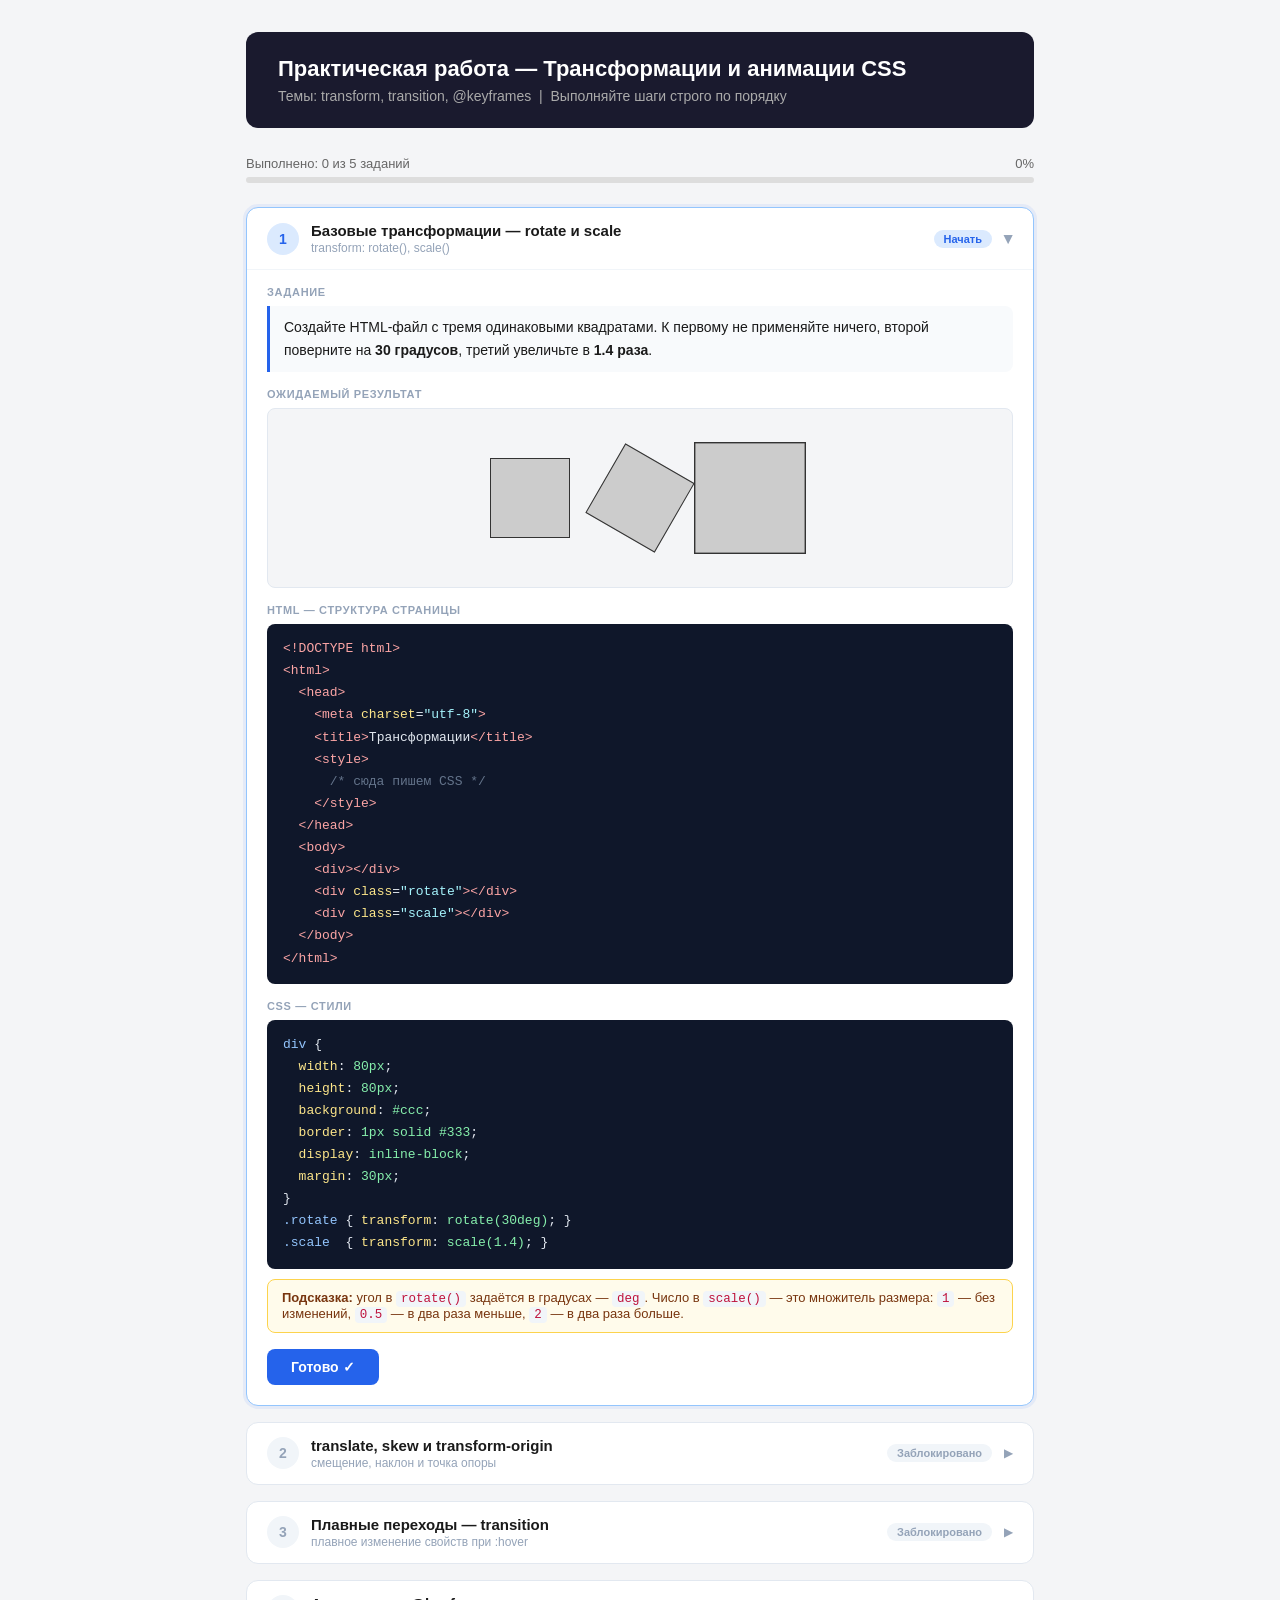
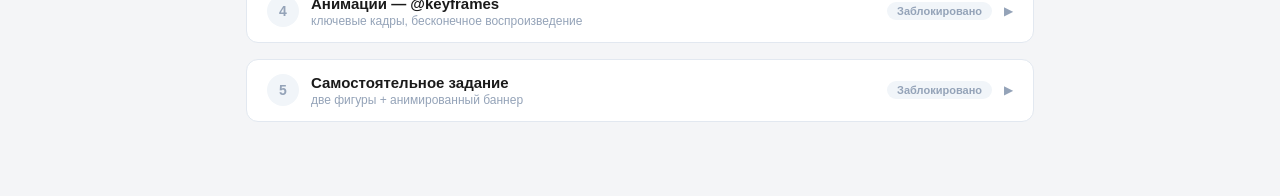
<file: prakticheskaya_rabota_2 (1).html>
<!DOCTYPE html>
<html lang="ru">
<head>
  <meta charset="utf-8">
  <meta name="viewport" content="width=device-width, initial-scale=1">
  <title>Практическая работа — Трансформации и анимации CSS</title>
  <style>
    * { box-sizing: border-box; margin: 0; padding: 0; }
    body { font-family: Segoe UI, Arial, sans-serif; background: #f4f5f7; color: #1a1a1a; min-height: 100vh; }

    .page { max-width: 820px; margin: 0 auto; padding: 32px 16px 60px; }

    .top-header { background: #1a1a2e; color: #fff; padding: 24px 32px; border-radius: 12px; margin-bottom: 28px; }
    .top-header h1 { font-size: 22px; font-weight: 600; margin-bottom: 6px; }
    .top-header p { font-size: 14px; color: #aaa; }

    .progress-wrap { margin-bottom: 24px; }
    .progress-info { display: flex; justify-content: space-between; font-size: 13px; color: #666; margin-bottom: 6px; }
    .progress-bar { height: 6px; background: #ddd; border-radius: 3px; overflow: hidden; }
    .progress-fill { height: 100%; background: #2563eb; border-radius: 3px; transition: width 0.4s ease; width: 0%; }

    .step-card { background: #fff; border: 1px solid #e2e8f0; border-radius: 12px; margin-bottom: 16px; overflow: hidden; }
    .step-card.is-done { border-color: #86efac; }
    .step-card.is-active { border-color: #93c5fd; box-shadow: 0 0 0 3px rgba(37,99,235,0.08); }

    .step-head { display: flex; align-items: center; gap: 12px; padding: 14px 20px; cursor: pointer; }
    .step-head:hover { background: #f8fafc; }

    .step-num { width: 32px; height: 32px; border-radius: 50%; display: flex; align-items: center; justify-content: center; font-size: 14px; font-weight: 600; flex-shrink: 0; }
    .step-num.done   { background: #dcfce7; color: #16a34a; }
    .step-num.active { background: #dbeafe; color: #2563eb; }
    .step-num.locked { background: #f1f5f9; color: #94a3b8; }

    .step-title-wrap { flex: 1; }
    .step-title { font-size: 15px; font-weight: 600; }
    .step-sub   { font-size: 12px; color: #94a3b8; margin-top: 2px; }

    .step-badge { font-size: 11px; font-weight: 600; padding: 3px 10px; border-radius: 20px; white-space: nowrap; }
    .badge-done   { background: #dcfce7; color: #16a34a; }
    .badge-active { background: #dbeafe; color: #2563eb; }
    .badge-locked { background: #f1f5f9; color: #94a3b8; }

    .chevron { font-size: 12px; color: #94a3b8; transition: transform 0.2s; }
    .chevron.open { transform: rotate(90deg); }

    .step-body { display: none; padding: 0 20px 20px; border-top: 1px solid #f1f5f9; }
    .step-body.open { display: block; }

    .section-label { font-size: 11px; font-weight: 700; letter-spacing: 0.06em; color: #94a3b8; text-transform: uppercase; margin: 16px 0 8px; }

    .task-box { background: #f8fafc; border-left: 3px solid #2563eb; border-radius: 0 8px 8px 0; padding: 10px 14px; font-size: 14px; line-height: 1.65; }
    .task-box ul { padding-left: 16px; margin-top: 6px; }
    .task-box li { margin-bottom: 4px; }

    .preview { background: #f4f5f7; border: 1px solid #e2e8f0; border-radius: 8px; padding: 20px; min-height: 180px; display: flex; align-items: center; justify-content: center; gap: 30px; flex-wrap: wrap; }

    /* ---- ПРЕВЬЮ ШАГА 1: rotate + scale ---- */
    .p1-box { width: 80px; height: 80px; background: #ccc; border: 1px solid #333; display: inline-block; }
    .p1-rotate { transform: rotate(30deg); }
    .p1-scale  { transform: scale(1.4); }

    /* ---- ПРЕВЬЮ ШАГА 2: translate, skew, origin ---- */
    .p2-box { width: 80px; height: 80px; background: #ccc; border: 1px solid #333; display: inline-block; }
    .p2-translate { transform: translate(20px, -10px); background: #b5d0ff; }
    .p2-skew { transform: skew(-20deg, 0); background: #fcb5b5; }
    .p2-origin { transform-origin: left top; transform: rotate(-30deg); background: #c3f5c3; }

    /* ---- ПРЕВЬЮ ШАГА 3: transition ---- */
    .p3-box { width: 90px; height: 90px; background: #ccc; border: 1px solid #333; display: inline-flex; align-items: center; justify-content: center; font-size: 12px; color: #444; }
    .p3-instant:hover { background: #f87171; }
    .p3-smooth { transition: background 1s, transform 1s; }
    .p3-smooth:hover { background: #f87171; transform: scale(1.15); }

    /* ---- ПРЕВЬЮ ШАГА 4: @keyframes ---- */
    @keyframes demo4-color {
      0%   { background: #f87171; }
      25%  { background: #fbbf24; }
      50%  { background: #34d399; }
      75%  { background: #60a5fa; }
      100% { background: #c084fc; }
    }
    .p4-box { width: 90px; height: 90px; border: 1px solid #333; animation: demo4-color 4s infinite alternate; }

    /* ---- ПРЕВЬЮ ШАГА 5: демо-баннер + фигуры ---- */
    @keyframes p5-bg {
      0%   { background: #008978; }
      50%  { background: #34495e; }
      100% { background: #16a34a; }
    }
    @keyframes p5-t1 { 10% { opacity: 1; } 40% { opacity: 0; } }
    @keyframes p5-t2 { 30% { opacity: 0; } 60% { opacity: 1; } }
    .p5-wrap { display: flex; flex-direction: column; gap: 18px; align-items: center; width: 100%; }
    .p5-row { display: flex; gap: 40px; align-items: center; }
    .p5-plain { width: 80px; height: 80px; background: #ccc; border: 1px solid #333; }
    .p5-tr { width: 80px; height: 80px; background: #fcb5b5; border: 1px solid #333; transform: rotate(15deg); transition: transform 0.6s; }
    .p5-tr:hover { transform: rotate(180deg) scale(1.2); }
    .p5-banner { width: 100%; max-width: 420px; height: 80px; position: relative; animation: p5-bg 5s infinite; border-radius: 6px; overflow: hidden; }
    .p5-text { position: absolute; inset: 0; display: flex; align-items: center; justify-content: center; color: #fff; font-weight: 600; font-size: 18px; opacity: 0; }
    .p5-text1 { animation: p5-t1 5s infinite; }
    .p5-text2 { animation: p5-t2 5s infinite; }

    pre {
      background: #0f172a;
      color: #e2e8f0;
      border-radius: 8px;
      padding: 14px 16px;
      font-family: Consolas, 'Courier New', monospace;
      font-size: 13px;
      line-height: 1.7;
      overflow-x: auto;
      white-space: pre;
      margin-top: 6px;
      user-select: none;
      -webkit-user-select: none;
      -ms-user-select: none;
      -webkit-touch-callout: none;
      cursor: default;
    }

    pre .kw  { color: #93c5fd; }
    pre .val { color: #86efac; }
    pre .tag { color: #fca5a5; }
    pre .attr{ color: #fde68a; }
    pre .str { color: #a5f3fc; }
    pre .cm  { color: #64748b; }

    .hint { background: #fffbeb; border: 1px solid #fcd34d; border-radius: 8px; padding: 10px 14px; font-size: 13px; color: #78350f; margin-top: 10px; }
    .hint strong { font-weight: 600; }

    .done-btn { margin-top: 16px; padding: 10px 24px; font-size: 14px; font-weight: 600; border: none; border-radius: 8px; background: #2563eb; color: #fff; cursor: pointer; transition: background 0.15s, transform 0.1s; }
    .done-btn:hover { background: #1d4ed8; }
    .done-btn:active { transform: scale(0.97); }
    .done-btn.final { background: #16a34a; }
    .done-btn.final:hover { background: #15803d; }

    code {
      background: #f1f5f9;
      color: #be123c;
      padding: 1px 5px;
      border-radius: 4px;
      font-family: Consolas, monospace;
      font-size: 12.5px;
      user-select: none;
      -webkit-user-select: none;
      -ms-user-select: none;
      -webkit-touch-callout: none;
    }

    .finish-banner { display: none; background: linear-gradient(135deg, #16a34a, #15803d); color: #fff; border-radius: 12px; padding: 28px 32px; text-align: center; margin-top: 16px; }
    .finish-banner h2 { font-size: 22px; margin-bottom: 8px; }
    .finish-banner p { font-size: 14px; opacity: 0.9; }

    .preview-note { font-size: 12px; color: #64748b; margin-top: 8px; text-align: center; font-style: italic; }
  </style>
</head>
<body>
<div class="page">

  <div class="top-header">
    <h1>Практическая работа — Трансформации и анимации CSS</h1>
    <p>Темы: transform, transition, @keyframes &nbsp;|&nbsp; Выполняйте шаги строго по порядку</p>
  </div>

  <div class="progress-wrap">
    <div class="progress-info">
      <span id="prog-text">Выполнено: 0 из 5 заданий</span>
      <span id="prog-pct">0%</span>
    </div>
    <div class="progress-bar"><div class="progress-fill" id="prog-fill"></div></div>
  </div>

  <!-- ШАГ 1 -->
  <div class="step-card is-active" id="card1">
    <div class="step-head" onclick="toggle(1)">
      <div class="step-num active" id="sn1">1</div>
      <div class="step-title-wrap">
        <div class="step-title">Базовые трансформации — rotate и scale</div>
        <div class="step-sub">transform: rotate(), scale()</div>
      </div>
      <span class="step-badge badge-active" id="sb1">Начать</span>
      <span class="chevron open" id="ch1">&#9654;</span>
    </div>
    <div class="step-body open" id="body1">
      <div class="section-label">Задание</div>
      <div class="task-box">Создайте HTML-файл с тремя одинаковыми квадратами. К первому не применяйте ничего, второй поверните на <strong>30 градусов</strong>, третий увеличьте в <strong>1.4 раза</strong>.</div>

      <div class="section-label">Ожидаемый результат</div>
      <div class="preview">
        <div class="p1-box"></div>
        <div class="p1-box p1-rotate"></div>
        <div class="p1-box p1-scale"></div>
      </div>

      <div class="section-label">HTML — структура страницы</div>
<pre><span class="tag">&lt;!DOCTYPE html&gt;</span>
<span class="tag">&lt;html&gt;</span>
  <span class="tag">&lt;head&gt;</span>
    <span class="tag">&lt;meta</span> <span class="attr">charset</span>=<span class="str">"utf-8"</span><span class="tag">&gt;</span>
    <span class="tag">&lt;title&gt;</span>Трансформации<span class="tag">&lt;/title&gt;</span>
    <span class="tag">&lt;style&gt;</span>
      <span class="cm">/* сюда пишем CSS */</span>
    <span class="tag">&lt;/style&gt;</span>
  <span class="tag">&lt;/head&gt;</span>
  <span class="tag">&lt;body&gt;</span>
    <span class="tag">&lt;div&gt;&lt;/div&gt;</span>
    <span class="tag">&lt;div</span> <span class="attr">class</span>=<span class="str">"rotate"</span><span class="tag">&gt;&lt;/div&gt;</span>
    <span class="tag">&lt;div</span> <span class="attr">class</span>=<span class="str">"scale"</span><span class="tag">&gt;&lt;/div&gt;</span>
  <span class="tag">&lt;/body&gt;</span>
<span class="tag">&lt;/html&gt;</span></pre>

      <div class="section-label">CSS — стили</div>
<pre><span class="kw">div</span> {
  <span class="attr">width</span>: <span class="val">80px</span>;
  <span class="attr">height</span>: <span class="val">80px</span>;
  <span class="attr">background</span>: <span class="val">#ccc</span>;
  <span class="attr">border</span>: <span class="val">1px solid #333</span>;
  <span class="attr">display</span>: <span class="val">inline-block</span>;
  <span class="attr">margin</span>: <span class="val">30px</span>;
}
<span class="kw">.rotate</span> { <span class="attr">transform</span>: <span class="val">rotate(30deg)</span>; }
<span class="kw">.scale</span>  { <span class="attr">transform</span>: <span class="val">scale(1.4)</span>; }</pre>

      <div class="hint"><strong>Подсказка:</strong> угол в <code>rotate()</code> задаётся в градусах — <code>deg</code>. Число в <code>scale()</code> — это множитель размера: <code>1</code> — без изменений, <code>0.5</code> — в два раза меньше, <code>2</code> — в два раза больше.</div>
      <button class="done-btn" onclick="markDone(1)">Готово ✓</button>
    </div>
  </div>

  <!-- ШАГ 2 -->
  <div class="step-card" id="card2">
    <div class="step-head" onclick="toggle(2)">
      <div class="step-num locked" id="sn2">2</div>
      <div class="step-title-wrap">
        <div class="step-title">translate, skew и transform-origin</div>
        <div class="step-sub">смещение, наклон и точка опоры</div>
      </div>
      <span class="step-badge badge-locked" id="sb2">Заблокировано</span>
      <span class="chevron" id="ch2">&#9654;</span>
    </div>
    <div class="step-body" id="body2">
      <div class="section-label">Задание</div>
      <div class="task-box">Создайте три квадрата разного цвета:
        <ul>
          <li>первый сдвиньте на <strong>20px вправо</strong> и <strong>10px вверх</strong> (<code>translate</code>);</li>
          <li>второй наклоните на <strong>-20 градусов</strong> по оси X (<code>skew</code>);</li>
          <li>третий поверните на <strong>-30 градусов</strong> вокруг его <strong>левого верхнего угла</strong> (<code>transform-origin</code>).</li>
        </ul>
      </div>

      <div class="section-label">Ожидаемый результат</div>
      <div class="preview">
        <div class="p2-box p2-translate"></div>
        <div class="p2-box p2-skew"></div>
        <div class="p2-box p2-origin"></div>
      </div>

      <div class="section-label">HTML</div>
<pre><span class="tag">&lt;div</span> <span class="attr">class</span>=<span class="str">"move"</span><span class="tag">&gt;&lt;/div&gt;</span>
<span class="tag">&lt;div</span> <span class="attr">class</span>=<span class="str">"skew"</span><span class="tag">&gt;&lt;/div&gt;</span>
<span class="tag">&lt;div</span> <span class="attr">class</span>=<span class="str">"origin"</span><span class="tag">&gt;&lt;/div&gt;</span></pre>

      <div class="section-label">CSS</div>
<pre><span class="kw">div</span> {
  <span class="attr">width</span>: <span class="val">80px</span>;
  <span class="attr">height</span>: <span class="val">80px</span>;
  <span class="attr">border</span>: <span class="val">1px solid #333</span>;
  <span class="attr">display</span>: <span class="val">inline-block</span>;
  <span class="attr">margin</span>: <span class="val">30px</span>;
}
<span class="kw">.move</span> {
  <span class="attr">background</span>: <span class="val">#b5d0ff</span>;
  <span class="attr">transform</span>: <span class="val">translate(20px, -10px)</span>;
}
<span class="kw">.skew</span> {
  <span class="attr">background</span>: <span class="val">#fcb5b5</span>;
  <span class="attr">transform</span>: <span class="val">skew(-20deg, 0)</span>;
}
<span class="kw">.origin</span> {
  <span class="attr">background</span>: <span class="val">#c3f5c3</span>;
  <span class="attr">transform-origin</span>: <span class="val">left top</span>;
  <span class="attr">transform</span>: <span class="val">rotate(-30deg)</span>;
}</pre>

      <div class="hint"><strong>Запомните:</strong> <code>transform-origin</code> меняет <strong>точку опоры</strong> для трансформации. Без него поворот идёт вокруг центра элемента. Значения: <code>center</code>, <code>left top</code>, <code>right bottom</code>, <code>left bottom</code>, <code>right top</code>.</div>
      <button class="done-btn" onclick="markDone(2)">Готово ✓</button>
    </div>
  </div>

  <!-- ШАГ 3 -->
  <div class="step-card" id="card3">
    <div class="step-head" onclick="toggle(3)">
      <div class="step-num locked" id="sn3">3</div>
      <div class="step-title-wrap">
        <div class="step-title">Плавные переходы — transition</div>
        <div class="step-sub">плавное изменение свойств при :hover</div>
      </div>
      <span class="step-badge badge-locked" id="sb3">Заблокировано</span>
      <span class="chevron" id="ch3">&#9654;</span>
    </div>
    <div class="step-body" id="body3">
      <div class="section-label">Задание</div>
      <div class="task-box">Создайте два квадрата. При наведении мыши оба должны становиться красными и чуть больше, но:
        <ul>
          <li>у первого переход происходит <strong>мгновенно</strong> (без <code>transition</code>);</li>
          <li>у второго — <strong>плавно</strong> за 1 секунду.</li>
        </ul>
        Наведите курсор в превью ниже — убедитесь, что разница видна.
      </div>

      <div class="section-label">Ожидаемый результат <span style="color:#64748b; font-weight:400;">(наведите мышь)</span></div>
      <div class="preview">
        <div class="p3-box p3-instant">instant</div>
        <div class="p3-box p3-smooth">smooth</div>
      </div>

      <div class="section-label">HTML</div>
<pre><span class="tag">&lt;div</span> <span class="attr">class</span>=<span class="str">"instant"</span><span class="tag">&gt;</span>instant<span class="tag">&lt;/div&gt;</span>
<span class="tag">&lt;div</span> <span class="attr">class</span>=<span class="str">"smooth"</span><span class="tag">&gt;</span>smooth<span class="tag">&lt;/div&gt;</span></pre>

      <div class="section-label">CSS</div>
<pre><span class="kw">div</span> {
  <span class="attr">width</span>: <span class="val">90px</span>;
  <span class="attr">height</span>: <span class="val">90px</span>;
  <span class="attr">background</span>: <span class="val">#ccc</span>;
  <span class="attr">border</span>: <span class="val">1px solid #333</span>;
  <span class="attr">margin</span>: <span class="val">30px</span>;
  <span class="attr">display</span>: <span class="val">inline-block</span>;
}
<span class="kw">.smooth</span> {
  <span class="attr">transition</span>: <span class="val">background 1s, transform 1s</span>;
}
<span class="kw">div:hover</span> {
  <span class="attr">background</span>: <span class="val">#f87171</span>;
  <span class="attr">transform</span>: <span class="val">scale(1.15)</span>;
}</pre>

      <div class="section-label">Краткая форма transition</div>
<pre><span class="cm">/* transition: свойство длительность функция задержка */</span>
<span class="attr">transition</span>: <span class="val">background 1s ease-in-out 200ms</span>;

<span class="cm">/* чтобы плавно менялись ВСЕ свойства сразу: */</span>
<span class="attr">transition</span>: <span class="val">all 1s</span>;</pre>

      <div class="hint"><strong>Важно:</strong> <code>transition</code> прописывается в <strong>обычном состоянии</strong> элемента, а не в <code>:hover</code>. Иначе плавным будет только переход «туда», но не «обратно».</div>
      <button class="done-btn" onclick="markDone(3)">Готово ✓</button>
    </div>
  </div>

  <!-- ШАГ 4 -->
  <div class="step-card" id="card4">
    <div class="step-head" onclick="toggle(4)">
      <div class="step-num locked" id="sn4">4</div>
      <div class="step-title-wrap">
        <div class="step-title">Анимации — @keyframes</div>
        <div class="step-sub">ключевые кадры, бесконечное воспроизведение</div>
      </div>
      <span class="step-badge badge-locked" id="sb4">Заблокировано</span>
      <span class="chevron" id="ch4">&#9654;</span>
    </div>
    <div class="step-body" id="body4">
      <div class="section-label">Задание</div>
      <div class="task-box">Создайте квадрат, который <strong>сам</strong> (без наведения мыши) плавно перебирает цвета: красный → жёлтый → зелёный → синий → фиолетовый. Анимация должна идти <strong>бесконечно</strong>.</div>

      <div class="section-label">Ожидаемый результат</div>
      <div class="preview">
        <div class="p4-box"></div>
      </div>
      <div class="preview-note">квадрат должен сам менять цвет — смотрите превью несколько секунд</div>

      <div class="section-label">HTML</div>
<pre><span class="tag">&lt;div&gt;&lt;/div&gt;</span></pre>

      <div class="section-label">CSS</div>
<pre><span class="kw">@keyframes colorAnimation</span> {
  <span class="attr">0%</span>   { <span class="attr">background</span>: <span class="val">red</span>; }
  <span class="attr">25%</span>  { <span class="attr">background</span>: <span class="val">yellow</span>; }
  <span class="attr">50%</span>  { <span class="attr">background</span>: <span class="val">green</span>; }
  <span class="attr">75%</span>  { <span class="attr">background</span>: <span class="val">blue</span>; }
  <span class="attr">100%</span> { <span class="attr">background</span>: <span class="val">violet</span>; }
}
<span class="kw">div</span> {
  <span class="attr">width</span>: <span class="val">90px</span>;
  <span class="attr">height</span>: <span class="val">90px</span>;
  <span class="attr">border</span>: <span class="val">1px solid #333</span>;
  <span class="attr">animation-name</span>: <span class="val">colorAnimation</span>;
  <span class="attr">animation-duration</span>: <span class="val">4s</span>;
  <span class="attr">animation-iteration-count</span>: <span class="val">infinite</span>;
}</pre>

      <div class="section-label">Краткая форма animation</div>
<pre><span class="cm">/* animation: имя длительность функция повторы направление задержка заливка */</span>
<span class="attr">animation</span>: <span class="val">colorAnimation 4s ease-in-out infinite alternate</span>;</pre>

      <div class="hint"><strong>Полезно знать:</strong>
        <ul style="margin-top:4px; padding-left:18px;">
          <li><code>infinite</code> — бесконечное повторение;</li>
          <li><code>alternate</code> — чередование «туда-обратно»;</li>
          <li><code>forwards</code> — остановиться на последнем кадре;</li>
          <li><code>from</code> и <code>to</code> — то же самое, что <code>0%</code> и <code>100%</code>.</li>
        </ul>
      </div>
      <button class="done-btn" onclick="markDone(4)">Готово ✓</button>
    </div>
  </div>

  <!-- ШАГ 5 -->
  <div class="step-card" id="card5">
    <div class="step-head" onclick="toggle(5)">
      <div class="step-num locked" id="sn5">5</div>
      <div class="step-title-wrap">
        <div class="step-title">Самостоятельное задание</div>
        <div class="step-sub">две фигуры + анимированный баннер</div>
      </div>
      <span class="step-badge badge-locked" id="sb5">Заблокировано</span>
      <span class="chevron" id="ch5">&#9654;</span>
    </div>
    <div class="step-body" id="body5">
      <div class="section-label">Задание</div>
      <div class="task-box">Создайте страницу, на которой:
        <ul>
          <li>есть <strong>две фигуры</strong> — одна обычная, вторая как-либо трансформирована (<code>rotate</code>, <code>scale</code>, <code>skew</code> — на ваше усмотрение);</li>
          <li>у трансформированной фигуры должен быть <strong>плавный переход</strong> (<code>transition</code>) — например, при наведении мыши она крутится, меняет цвет, размер и т.д.;</li>
          <li>на странице должен быть <strong>баннер с анимацией</strong> (<code>@keyframes</code>) — меняющийся фон, появляющийся текст, бегущая надпись — что угодно.</li>
        </ul>
        Можно сделать гротескно или красиво — главное, чтобы все три элемента были на странице.
      </div>

      <div class="section-label">Примерный вид результата <span style="color:#64748b; font-weight:400;">(наведите мышь на розовый квадрат)</span></div>
      <div class="preview">
        <div class="p5-wrap">
          <div class="p5-row">
            <div class="p5-plain"></div>
            <div class="p5-tr"></div>
          </div>
          <div class="p5-banner">
            <div class="p5-text p5-text1">Только в этом месяце</div>
            <div class="p5-text p5-text2">Скидки до 20%</div>
          </div>
        </div>
      </div>

      <div class="section-label">Подсказка — каркас CSS для баннера</div>
<pre><span class="kw">@keyframes banner</span> {
  <span class="attr">10%</span>  { <span class="attr">background</span>: <span class="val">#008978</span>; }
  <span class="attr">40%</span>  { <span class="attr">background</span>: <span class="val">#34495e</span>; }
  <span class="attr">80%</span>  { <span class="attr">background</span>: <span class="val">green</span>; }
}
<span class="kw">@keyframes text1</span> {
  <span class="attr">10%</span> { <span class="attr">opacity</span>: <span class="val">1</span>; }
  <span class="attr">40%</span> { <span class="attr">opacity</span>: <span class="val">0</span>; }
}
<span class="kw">@keyframes text2</span> {
  <span class="attr">30%</span> { <span class="attr">opacity</span>: <span class="val">0</span>; }
  <span class="attr">60%</span> { <span class="attr">opacity</span>: <span class="val">1</span>; }
}

<span class="kw">.banner</span> {
  <span class="attr">width</span>: <span class="val">600px</span>;
  <span class="attr">height</span>: <span class="val">120px</span>;
  <span class="attr">position</span>: <span class="val">relative</span>;
  <span class="attr">animation</span>: <span class="val">banner 6s infinite</span>;
}
<span class="kw">.text1, .text2</span> {
  <span class="attr">position</span>: <span class="val">absolute</span>;
  <span class="attr">width</span>: <span class="val">100%</span>;
  <span class="attr">line-height</span>: <span class="val">120px</span>;
  <span class="attr">text-align</span>: <span class="val">center</span>;
  <span class="attr">color</span>: <span class="val">#fff</span>;
  <span class="attr">font-size</span>: <span class="val">40px</span>;
  <span class="attr">opacity</span>: <span class="val">0</span>;
}
<span class="kw">.text1</span> { <span class="attr">animation</span>: <span class="val">text1 6s infinite</span>; }
<span class="kw">.text2</span> { <span class="attr">animation</span>: <span class="val">text2 6s infinite</span>; }</pre>

      <div class="section-label">Подсказка — HTML структура баннера</div>
<pre><span class="tag">&lt;div</span> <span class="attr">class</span>=<span class="str">"banner"</span><span class="tag">&gt;</span>
  <span class="tag">&lt;div</span> <span class="attr">class</span>=<span class="str">"text1"</span><span class="tag">&gt;</span>Только в этом месяце<span class="tag">&lt;/div&gt;</span>
  <span class="tag">&lt;div</span> <span class="attr">class</span>=<span class="str">"text2"</span><span class="tag">&gt;</span>Скидки по 20%<span class="tag">&lt;/div&gt;</span>
<span class="tag">&lt;/div&gt;</span></pre>

      <div class="hint"><strong>Важно:</strong> на странице должны быть все три элемента — обычная фигура, трансформированная фигура (с плавным переходом), анимированный баннер.</div>
      <button class="done-btn final" onclick="markDone(5)">Сдать работу ✓</button>
    </div>
  </div>

  <div class="finish-banner" id="finish">
    <h2>Работа выполнена!</h2>
  </div>

</div>

<script>
  var total = 5;
  var done = 0;

  function toggle(n) {
    var body = document.getElementById('body' + n);
    var ch = document.getElementById('ch' + n);
    if (body.classList.contains('open')) {
      body.classList.remove('open');
      ch.classList.remove('open');
    } else {
      body.classList.add('open');
      ch.classList.add('open');
    }
  }

  function markDone(n) {
    done++;
    var sn = document.getElementById('sn' + n);
    var sb = document.getElementById('sb' + n);
    var card = document.getElementById('card' + n);
    sn.className = 'step-num done';
    sn.innerHTML = '&#10003;';
    sb.className = 'step-badge badge-done';
    sb.textContent = 'Выполнено';
    card.classList.remove('is-active');
    card.classList.add('is-done');
    document.getElementById('body' + n).classList.remove('open');
    document.getElementById('ch' + n).classList.remove('open');

    var pct = Math.round(done / total * 100);
    document.getElementById('prog-fill').style.width = pct + '%';
    document.getElementById('prog-text').textContent = 'Выполнено: ' + done + ' из ' + total + ' заданий';
    document.getElementById('prog-pct').textContent = pct + '%';

    var next = n + 1;
    if (next <= total) {
      document.getElementById('sn' + next).className = 'step-num active';
      document.getElementById('sb' + next).className = 'step-badge badge-active';
      document.getElementById('sb' + next).textContent = 'Начать';
      document.getElementById('card' + next).classList.add('is-active');
      document.getElementById('body' + next).classList.add('open');
      document.getElementById('ch' + next).classList.add('open');
    }

    if (done === total) {
      document.getElementById('finish').style.display = 'block';
      document.getElementById('prog-text').textContent = 'Все задания выполнены!';
    }
  }

  document.querySelectorAll('pre, code').forEach(function(el) {
    el.addEventListener('copy', function(e) {
      e.preventDefault();
      alert('Копирование подсказок отключено');
    });

    el.addEventListener('cut', function(e) {
      e.preventDefault();
    });

    el.addEventListener('contextmenu', function(e) {
      e.preventDefault();
    });

    el.addEventListener('dragstart', function(e) {
      e.preventDefault();
    });

    el.addEventListener('selectstart', function(e) {
      e.preventDefault();
    });

    el.addEventListener('mousedown', function(e) {
      if (e.detail > 1) {
        e.preventDefault();
      }
    });
  });

  document.addEventListener('keydown', function(e) {
    var selection = window.getSelection();
    var node = selection && selection.anchorNode ? selection.anchorNode.parentElement : null;
    var inCode = node && node.closest && node.closest('pre, code');

    if (inCode && ((e.ctrlKey || e.metaKey) && (e.key === 'c' || e.key === 'x' || e.key === 'a'))) {
      e.preventDefault();
      alert('Копирование подсказок отключено');
    }
  });
</script>
</body>
</html>
</file>
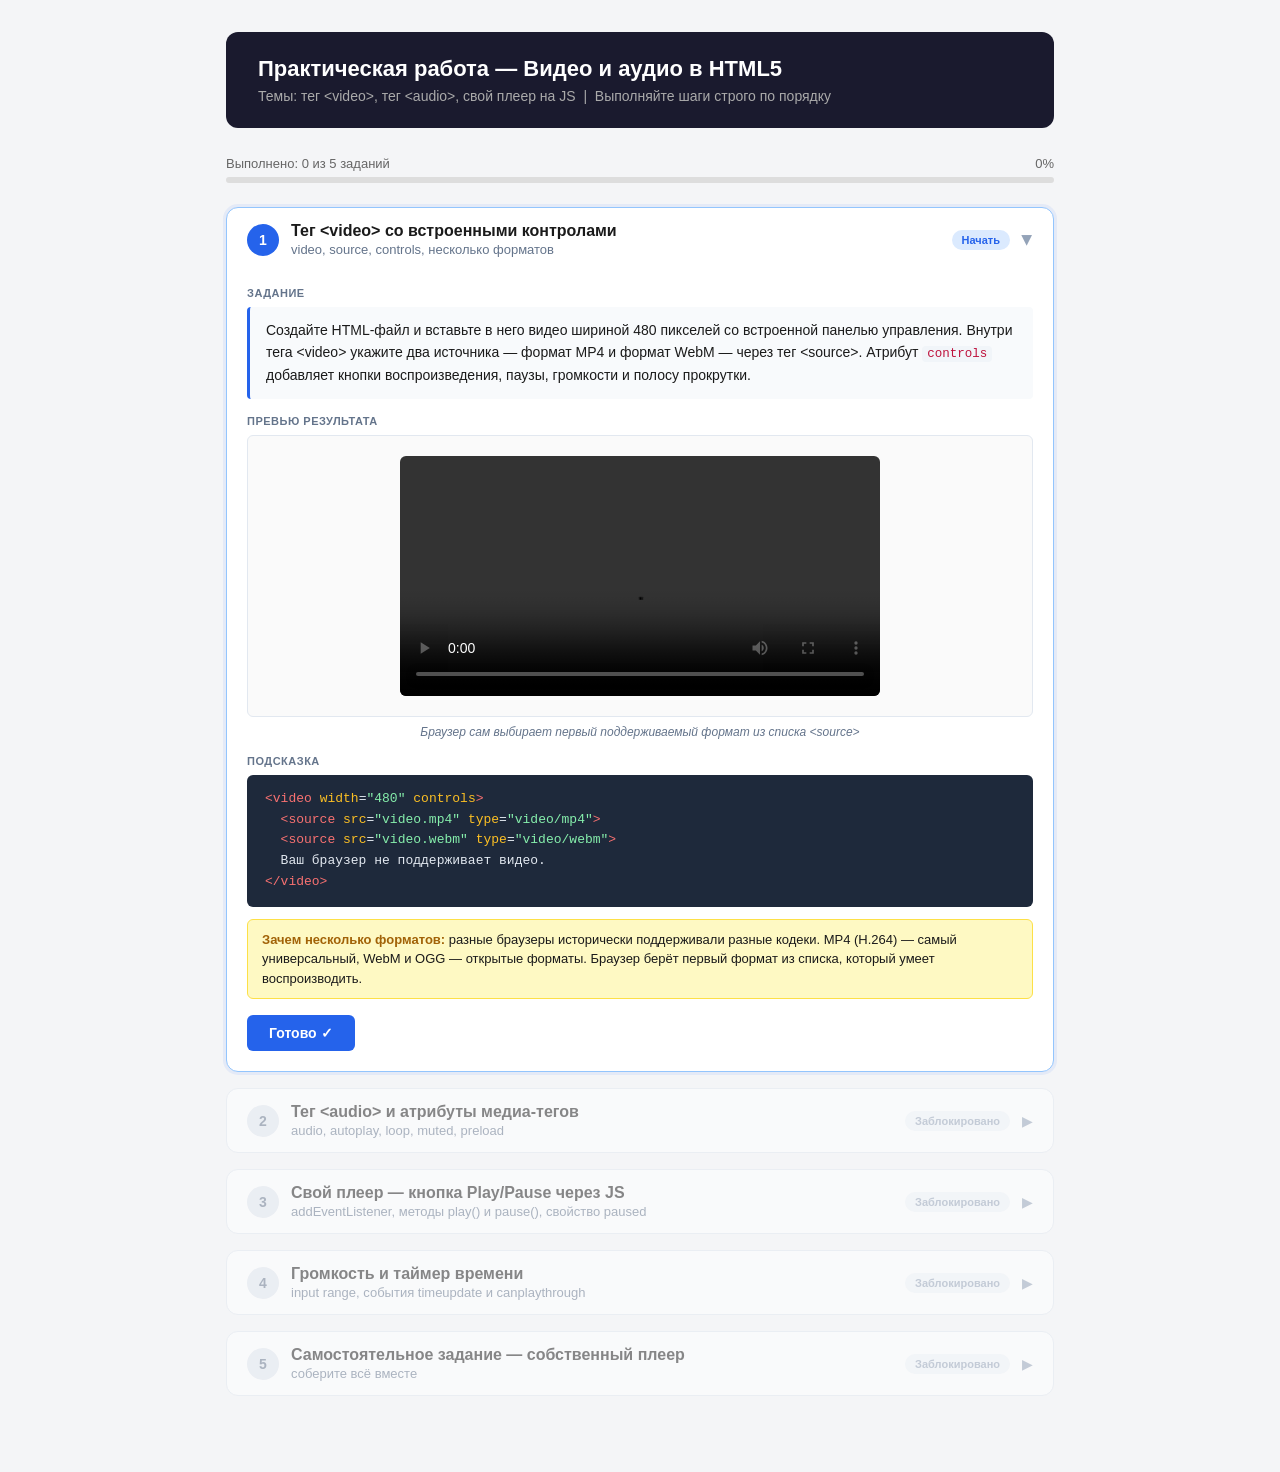
<file: prakticheskaya_rabota_3_vidaud.html>
<!DOCTYPE html>
<html lang="ru">
<head>
  <meta charset="utf-8">
  <meta name="viewport" content="width=device-width, initial-scale=1">
  <title>Практическая работа — Видео и аудио в HTML5</title>
  <style>
    * { box-sizing: border-box; margin: 0; padding: 0; }
    body { font-family: Segoe UI, Arial, sans-serif; background: #f4f5f7; color: #1a1a1a; min-height: 100vh; }

    .page { max-width: 860px; margin: 0 auto; padding: 32px 16px 60px; }

    .top-header { background: #1a1a2e; color: #fff; padding: 24px 32px; border-radius: 12px; margin-bottom: 28px; }
    .top-header h1 { font-size: 22px; font-weight: 600; margin-bottom: 6px; }
    .top-header p { font-size: 14px; color: #aaa; }

    .progress-wrap { margin-bottom: 24px; }
    .progress-info { display: flex; justify-content: space-between; font-size: 13px; color: #666; margin-bottom: 6px; }
    .progress-bar { height: 6px; background: #ddd; border-radius: 3px; overflow: hidden; }
    .progress-fill { height: 100%; background: #2563eb; border-radius: 3px; transition: width 0.4s ease; width: 0%; }

    .step-card { background: #fff; border: 1px solid #e2e8f0; border-radius: 12px; margin-bottom: 16px; overflow: hidden; transition: all 0.3s ease; }
    .step-card.is-locked { opacity: 0.5; }
    .step-card.is-done { border-color: #86efac; }
    .step-card.is-active { border-color: #93c5fd; box-shadow: 0 0 0 3px rgba(37,99,235,0.08); }

    .step-head { display: flex; align-items: center; gap: 12px; padding: 14px 20px; cursor: pointer; }
    .step-card.is-locked .step-head { cursor: not-allowed; }

    .step-num { width: 32px; height: 32px; border-radius: 50%; background: #e2e8f0; color: #64748b; display: flex; align-items: center; justify-content: center; font-weight: 600; font-size: 14px; flex-shrink: 0; }
    .step-num.active { background: #2563eb; color: #fff; }
    .step-num.done { background: #16a34a; color: #fff; }

    .step-title-wrap { flex: 1; }
    .step-title { font-size: 16px; font-weight: 600; }
    .step-sub { font-size: 13px; color: #64748b; margin-top: 2px; }

    .step-badge { font-size: 11px; padding: 4px 10px; border-radius: 12px; font-weight: 600; }
    .badge-locked { background: #f1f5f9; color: #94a3b8; }
    .badge-active { background: #dbeafe; color: #2563eb; }
    .badge-done { background: #dcfce7; color: #16a34a; }

    .chevron { color: #94a3b8; transition: transform 0.3s; font-size: 14px; }
    .chevron.open { transform: rotate(90deg); }

    .step-body { display: none; padding: 0 20px 20px; }
    .step-body.open { display: block; }

    .section-label { font-size: 11px; text-transform: uppercase; letter-spacing: 0.5px; color: #64748b; font-weight: 600; margin: 16px 0 8px; }

    .task-box { background: #f8fafc; border-left: 3px solid #2563eb; padding: 12px 16px; border-radius: 4px; font-size: 14px; line-height: 1.6; }

    .preview-box { background: #fafafa; border: 1px solid #e2e8f0; border-radius: 6px; padding: 20px; display: flex; align-items: center; justify-content: center; flex-wrap: wrap; gap: 16px; min-height: 80px; }

    .preview-note { font-size: 12px; color: #64748b; margin-top: 8px; text-align: center; font-style: italic; }

    pre {
      background: #1e293b; color: #e2e8f0; padding: 14px 18px; border-radius: 6px;
      font-family: Consolas, Monaco, monospace; font-size: 13px; line-height: 1.6;
      overflow-x: auto;
      user-select: none;
      -webkit-user-select: none;
      -ms-user-select: none;
      -moz-user-select: none;
      -webkit-touch-callout: none;
    }
    pre .tag   { color: #f87171; }
    pre .attr  { color: #fbbf24; }
    pre .str   { color: #86efac; }
    pre .val   { color: #a5b4fc; }
    pre .com   { color: #94a3b8; font-style: italic; }
    pre .kw    { color: #60a5fa; }
    pre .num   { color: #fda4af; }

    .hint { background: #fef9c3; border: 1px solid #fde047; padding: 10px 14px; border-radius: 6px; font-size: 13px; margin-top: 12px; line-height: 1.5; }
    .hint strong { color: #a16207; }

    .done-btn { margin-top: 16px; background: #2563eb; color: #fff; border: none; padding: 10px 22px; border-radius: 6px; font-size: 14px; font-weight: 600; cursor: pointer; transition: background 0.2s; }
    .done-btn:hover { background: #1d4ed8; }
    .done-btn.final { background: #16a34a; }
    .done-btn.final:hover { background: #15803d; }

    code {
      background: #f1f5f9;
      color: #be123c;
      padding: 1px 5px;
      border-radius: 4px;
      font-family: Consolas, monospace;
      font-size: 12.5px;
      user-select: none;
      -webkit-user-select: none;
      -ms-user-select: none;
      -webkit-touch-callout: none;
    }

    .finish-banner { display: none; background: linear-gradient(135deg, #16a34a, #15803d); color: #fff; border-radius: 12px; padding: 28px 32px; text-align: center; margin-top: 16px; }
    .finish-banner h2 { font-size: 22px; margin-bottom: 8px; }
    .finish-banner p { font-size: 14px; opacity: 0.9; }

    /* Превью — собственный плеер */
    .demo-player { width: 100%; max-width: 480px; }
    .demo-player video { width: 100%; border-radius: 6px; background: #000; display: block; }
    .demo-controls { display: flex; align-items: center; gap: 10px; margin-top: 8px; padding: 8px 12px; background: #fff; border: 1px solid #e2e8f0; border-radius: 6px; }
    .demo-btn { border: solid 1px #333; padding: 4px 12px; cursor: pointer; background: #fff; border-radius: 4px; font-size: 13px; }
    .demo-btn:hover { background: #f1f5f9; }
    .demo-time { font-family: Consolas, monospace; font-size: 13px; color: #475569; min-width: 42px; }
    .demo-volume { flex: 1; max-width: 120px; }
    .demo-hidden { display: none; }
  </style>
</head>
<body>
<div class="page">

  <div class="top-header">
    <h1>Практическая работа — Видео и аудио в HTML5</h1>
    <p>Темы: тег &lt;video&gt;, тег &lt;audio&gt;, свой плеер на JS &nbsp;|&nbsp; Выполняйте шаги строго по порядку</p>
  </div>

  <div class="progress-wrap">
    <div class="progress-info">
      <span id="prog-text">Выполнено: 0 из 5 заданий</span>
      <span id="prog-pct">0%</span>
    </div>
    <div class="progress-bar"><div class="progress-fill" id="prog-fill"></div></div>
  </div>

  <!-- ШАГ 1 -->
  <div class="step-card is-active" id="card1">
    <div class="step-head" onclick="toggle(1)">
      <div class="step-num active" id="sn1">1</div>
      <div class="step-title-wrap">
        <div class="step-title">Тег &lt;video&gt; со встроенными контролами</div>
        <div class="step-sub">video, source, controls, несколько форматов</div>
      </div>
      <span class="step-badge badge-active" id="sb1">Начать</span>
      <span class="chevron open" id="ch1">&#9654;</span>
    </div>
    <div class="step-body open" id="body1">
      <div class="section-label">Задание</div>
      <div class="task-box">Создайте HTML-файл и вставьте в него видео шириной 480 пикселей со встроенной панелью управления. Внутри тега &lt;video&gt; укажите два источника — формат MP4 и формат WebM — через тег &lt;source&gt;. Атрибут <code>controls</code> добавляет кнопки воспроизведения, паузы, громкости и полосу прокрутки.</div>

      <div class="section-label">Превью результата</div>
      <div class="preview-box">
        <video width="480" controls preload="metadata" style="border-radius: 6px;">
          <source src="https://www.w3schools.com/html/mov_bbb.mp4" type="video/mp4">
          <source src="https://www.w3schools.com/html/mov_bbb.ogg" type="video/ogg">
          Ваш браузер не поддерживает видео.
        </video>
      </div>
      <div class="preview-note">Браузер сам выбирает первый поддерживаемый формат из списка &lt;source&gt;</div>

      <div class="section-label">Подсказка</div>
<pre><span class="tag">&lt;video</span> <span class="attr">width</span>=<span class="str">"480"</span> <span class="attr">controls</span><span class="tag">&gt;</span>
  <span class="tag">&lt;source</span> <span class="attr">src</span>=<span class="str">"video.mp4"</span> <span class="attr">type</span>=<span class="str">"video/mp4"</span><span class="tag">&gt;</span>
  <span class="tag">&lt;source</span> <span class="attr">src</span>=<span class="str">"video.webm"</span> <span class="attr">type</span>=<span class="str">"video/webm"</span><span class="tag">&gt;</span>
  Ваш браузер не поддерживает видео.
<span class="tag">&lt;/video&gt;</span></pre>

      <div class="hint"><strong>Зачем несколько форматов:</strong> разные браузеры исторически поддерживали разные кодеки. MP4 (H.264) — самый универсальный, WebM и OGG — открытые форматы. Браузер берёт первый формат из списка, который умеет воспроизводить.</div>
      <button class="done-btn" onclick="markDone(1)">Готово ✓</button>
    </div>
  </div>

  <!-- ШАГ 2 -->
  <div class="step-card is-locked" id="card2">
    <div class="step-head" onclick="toggle(2)">
      <div class="step-num" id="sn2">2</div>
      <div class="step-title-wrap">
        <div class="step-title">Тег &lt;audio&gt; и атрибуты медиа-тегов</div>
        <div class="step-sub">audio, autoplay, loop, muted, preload</div>
      </div>
      <span class="step-badge badge-locked" id="sb2">Заблокировано</span>
      <span class="chevron" id="ch2">&#9654;</span>
    </div>
    <div class="step-body" id="body2">
      <div class="section-label">Задание</div>
      <div class="task-box">Добавьте на страницу аудиозапись со встроенными контролами. Источник укажите в формате MP3. Затем добавьте второй ролик — видео с атрибутами <code>loop</code> (зацикленное), <code>muted</code> (без звука) и <code>poster</code> (картинка-заставка до начала воспроизведения).</div>

      <div class="section-label">Превью — аудио</div>
      <div class="preview-box">
        <audio controls preload="metadata">
          <source src="https://www.w3schools.com/html/horse.mp3" type="audio/mpeg">
          <source src="https://www.w3schools.com/html/horse.ogg" type="audio/ogg">
          Ваш браузер не поддерживает аудио.
        </audio>
      </div>

      <div class="section-label">Превью — видео с poster и muted</div>
      <div class="preview-box">
        <video width="360" controls muted preload="none" poster="https://picsum.photos/seed/poster1/360/200">
          <source src="https://www.w3schools.com/html/mov_bbb.mp4" type="video/mp4">
        </video>
      </div>
      <div class="preview-note">До нажатия Play отображается картинка-постер. Звук изначально отключён.</div>

      <div class="section-label">Подсказка — аудио</div>
<pre><span class="tag">&lt;audio</span> <span class="attr">controls</span><span class="tag">&gt;</span>
  <span class="tag">&lt;source</span> <span class="attr">src</span>=<span class="str">"sound.mp3"</span> <span class="attr">type</span>=<span class="str">"audio/mpeg"</span><span class="tag">&gt;</span>
  <span class="tag">&lt;source</span> <span class="attr">src</span>=<span class="str">"sound.ogg"</span> <span class="attr">type</span>=<span class="str">"audio/ogg"</span><span class="tag">&gt;</span>
<span class="tag">&lt;/audio&gt;</span></pre>

      <div class="section-label">Подсказка — видео с атрибутами</div>
<pre><span class="tag">&lt;video</span> <span class="attr">width</span>=<span class="str">"360"</span> <span class="attr">controls</span> <span class="attr">loop</span> <span class="attr">muted</span>
       <span class="attr">poster</span>=<span class="str">"poster.jpg"</span><span class="tag">&gt;</span>
  <span class="tag">&lt;source</span> <span class="attr">src</span>=<span class="str">"video.mp4"</span> <span class="attr">type</span>=<span class="str">"video/mp4"</span><span class="tag">&gt;</span>
<span class="tag">&lt;/video&gt;</span></pre>

      <div class="hint"><strong>Полезные атрибуты:</strong> <code>autoplay</code> — автозапуск (большинство браузеров блокируют автозапуск со звуком), <code>loop</code> — зацикленное воспроизведение, <code>muted</code> — без звука, <code>preload</code> — что загружать заранее (none / metadata / auto), <code>poster</code> — заглавная картинка для видео.</div>
      <button class="done-btn" onclick="markDone(2)">Готово ✓</button>
    </div>
  </div>

  <!-- ШАГ 3 -->
  <div class="step-card is-locked" id="card3">
    <div class="step-head" onclick="toggle(3)">
      <div class="step-num" id="sn3">3</div>
      <div class="step-title-wrap">
        <div class="step-title">Свой плеер — кнопка Play/Pause через JS</div>
        <div class="step-sub">addEventListener, методы play() и pause(), свойство paused</div>
      </div>
      <span class="step-badge badge-locked" id="sb3">Заблокировано</span>
      <span class="chevron" id="ch3">&#9654;</span>
    </div>
    <div class="step-body" id="body3">
      <div class="section-label">Задание</div>
      <div class="task-box">Уберите у тега &lt;video&gt; атрибут <code>controls</code> и сделайте свою кнопку «Play». При нажатии на кнопку видео должно запускаться, при повторном нажатии — ставиться на паузу. Текст кнопки также меняется: «Play» → «Pause» → «Play». Используйте обработчик события <code>click</code> и проверку свойства <code>paused</code>.</div>

      <div class="section-label">Превью — нажми Play</div>
      <div class="preview-box">
        <div class="demo-player">
          <video id="demoVid3" preload="metadata">
            <source src="https://www.w3schools.com/html/mov_bbb.mp4" type="video/mp4">
          </video>
          <div class="demo-controls">
            <button class="demo-btn" id="demoBtn3">Play</button>
            <span style="font-size:12px; color:#64748b;">кнопка переключает воспроизведение</span>
          </div>
        </div>
      </div>

      <div class="section-label">Подсказка — HTML</div>
<pre><span class="tag">&lt;video</span> <span class="attr">width</span>=<span class="str">"480"</span> <span class="attr">id</span>=<span class="str">"myVideo"</span><span class="tag">&gt;</span>
  <span class="tag">&lt;source</span> <span class="attr">src</span>=<span class="str">"video.mp4"</span> <span class="attr">type</span>=<span class="str">"video/mp4"</span><span class="tag">&gt;</span>
<span class="tag">&lt;/video&gt;</span>
<span class="tag">&lt;button</span> <span class="attr">id</span>=<span class="str">"playBtn"</span><span class="tag">&gt;</span>Play<span class="tag">&lt;/button&gt;</span></pre>

      <div class="section-label">Подсказка — JavaScript</div>
<pre><span class="kw">var</span> video = <span class="kw">document</span>.getElementById(<span class="str">'myVideo'</span>);
<span class="kw">var</span> btn   = <span class="kw">document</span>.getElementById(<span class="str">'playBtn'</span>);

btn.addEventListener(<span class="str">'click'</span>, <span class="kw">function</span> () {
  <span class="kw">if</span> (video.paused) {
    video.play();
  } <span class="kw">else</span> {
    video.pause();
  }
});

video.addEventListener(<span class="str">'play'</span>, <span class="kw">function</span> () {
  btn.innerText = <span class="str">'Pause'</span>;
});

video.addEventListener(<span class="str">'pause'</span>, <span class="kw">function</span> () {
  btn.innerText = <span class="str">'Play'</span>;
});</pre>

      <div class="hint"><strong>Логика:</strong> событие <code>play</code> срабатывает, когда видео началось, событие <code>pause</code> — когда остановилось. Меняем текст кнопки именно на этих событиях, а не сразу после клика — так надёжнее.</div>
      <button class="done-btn" onclick="markDone(3)">Готово ✓</button>
    </div>
  </div>

  <!-- ШАГ 4 -->
  <div class="step-card is-locked" id="card4">
    <div class="step-head" onclick="toggle(4)">
      <div class="step-num" id="sn4">4</div>
      <div class="step-title-wrap">
        <div class="step-title">Громкость и таймер времени</div>
        <div class="step-sub">input range, события timeupdate и canplaythrough</div>
      </div>
      <span class="step-badge badge-locked" id="sb4">Заблокировано</span>
      <span class="chevron" id="ch4">&#9654;</span>
    </div>
    <div class="step-body" id="body4">
      <div class="section-label">Задание</div>
      <div class="task-box">Добавьте к плееру из шага 3 регулятор громкости (<code>&lt;input type="range"&gt;</code> со значениями от 0 до 1, шагом 0.1) и текстовый таймер, показывающий текущее время воспроизведения в формате <strong>ММ:СС</strong>. Громкость задаётся через свойство <code>video.volume</code>, текущее время — через <code>video.currentTime</code>, а событие <code>timeupdate</code> срабатывает несколько раз в секунду пока видео идёт.</div>

      <div class="section-label">Превью</div>
      <div class="preview-box">
        <div class="demo-player">
          <video id="demoVid4" preload="metadata">
            <source src="https://www.w3schools.com/html/mov_bbb.mp4" type="video/mp4">
          </video>
          <div class="demo-controls">
            <button class="demo-btn" id="demoBtn4">Play</button>
            <span class="demo-time" id="demoTime4">00:00</span>
            <input type="range" min="0" max="1" step="0.1" value="0.5" class="demo-volume" id="demoVol4">
          </div>
        </div>
      </div>

      <div class="section-label">Подсказка — HTML</div>
<pre><span class="tag">&lt;video</span> <span class="attr">id</span>=<span class="str">"myVideo"</span><span class="tag">&gt;</span> ... <span class="tag">&lt;/video&gt;</span>
<span class="tag">&lt;button</span> <span class="attr">id</span>=<span class="str">"playBtn"</span><span class="tag">&gt;</span>Play<span class="tag">&lt;/button&gt;</span>
<span class="tag">&lt;span</span> <span class="attr">id</span>=<span class="str">"timer"</span><span class="tag">&gt;</span>00:00<span class="tag">&lt;/span&gt;</span>
<span class="tag">&lt;input</span> <span class="attr">type</span>=<span class="str">"range"</span> <span class="attr">id</span>=<span class="str">"volume"</span>
       <span class="attr">min</span>=<span class="str">"0"</span> <span class="attr">max</span>=<span class="str">"1"</span> <span class="attr">step</span>=<span class="str">"0.1"</span> <span class="attr">value</span>=<span class="str">"0.5"</span><span class="tag">&gt;</span></pre>

      <div class="section-label">Подсказка — JavaScript</div>
<pre><span class="kw">var</span> volume = <span class="kw">document</span>.getElementById(<span class="str">'volume'</span>);
<span class="kw">var</span> timer  = <span class="kw">document</span>.getElementById(<span class="str">'timer'</span>);

<span class="com">// меняем громкость при движении ползунка</span>
volume.addEventListener(<span class="str">'input'</span>, <span class="kw">function</span> () {
  video.volume = volume.value;
});

<span class="com">// обновляем таймер несколько раз в секунду</span>
video.addEventListener(<span class="str">'timeupdate'</span>, <span class="kw">function</span> () {
  <span class="kw">var</span> t = <span class="kw">Math</span>.floor(video.currentTime);
  <span class="kw">var</span> m = <span class="kw">Math</span>.floor(t / <span class="num">60</span>);
  <span class="kw">var</span> s = t % <span class="num">60</span>;
  <span class="kw">if</span> (s &lt; <span class="num">10</span>) s = <span class="str">'0'</span> + s;
  <span class="kw">if</span> (m &lt; <span class="num">10</span>) m = <span class="str">'0'</span> + m;
  timer.innerText = m + <span class="str">':'</span> + s;
});</pre>

      <div class="hint"><strong>Подробнее про события:</strong> <code>timeupdate</code> — срабатывает 4–10 раз в секунду пока идёт воспроизведение. <code>canplaythrough</code> — срабатывает один раз, когда браузер уверен, что сможет проиграть видео без задержек (на нём удобно показывать панель управления, изначально скрытую). <code>ended</code> — срабатывает когда видео закончилось.</div>
      <button class="done-btn" onclick="markDone(4)">Готово ✓</button>
    </div>
  </div>

  <!-- ШАГ 5 -->
  <div class="step-card is-locked" id="card5">
    <div class="step-head" onclick="toggle(5)">
      <div class="step-num" id="sn5">5</div>
      <div class="step-title-wrap">
        <div class="step-title">Самостоятельное задание — собственный плеер</div>
        <div class="step-sub">соберите всё вместе</div>
      </div>
      <span class="step-badge badge-locked" id="sb5">Заблокировано</span>
      <span class="chevron" id="ch5">&#9654;</span>
    </div>
    <div class="step-body" id="body5">
      <div class="section-label">Задание</div>
      <div class="task-box">
        Создайте HTML-страницу со <strong>своим видеоплеером</strong> на основе всего пройденного. Требования:<br><br>
        1. Тег &lt;video&gt; <strong>без атрибута controls</strong> — встроенные контролы не используем<br>
        2. Своя кнопка Play/Pause, которая меняет текст в зависимости от состояния<br>
        3. Текущее время воспроизведения в формате ММ:СС<br>
        4. Регулятор громкости (input range от 0 до 1)<br>
        5. Панель управления изначально <strong>скрыта</strong> через CSS-класс <code>hidden</code> и появляется только когда сработало событие <code>canplaythrough</code><br>
        6. По окончании видео (<code>ended</code>) перематывайте его на начало (<code>currentTime = 0</code>)
      </div>

      <div class="section-label">Превью — таким должен получиться результат</div>
      <div class="preview-box">
        <div class="demo-player">
          <video id="demoVid5" preload="auto">
            <source src="https://www.w3schools.com/html/mov_bbb.mp4" type="video/mp4">
          </video>
          <div class="demo-controls demo-hidden" id="demoCtrl5">
            <button class="demo-btn" id="demoBtn5">Play</button>
            <span class="demo-time" id="demoTime5">00:00</span>
            <input type="range" min="0" max="1" step="0.1" value="0.5" class="demo-volume" id="demoVol5">
          </div>
        </div>
      </div>
      <div class="preview-note">Панель управления появляется снизу когда видео готово к воспроизведению</div>

      <div class="hint"><strong>Подсказка по структуре:</strong> заведите класс <code>.hidden { display: none; }</code> в стилях. Изначально повесьте этот класс на блок с контролами. В обработчике события <code>canplaythrough</code> снимайте его методом <code>classList.remove('hidden')</code>.</div>
      <button class="done-btn final" onclick="markDone(5)">Завершить ✓</button>
    </div>
  </div>

  <div class="finish-banner" id="finish">
    <h2>Работа выполнена!</h2>
    <p>Вы освоили теги &lt;video&gt; и &lt;audio&gt;, научились управлять воспроизведением через JavaScript и собрали свой плеер.</p>
  </div>

</div>

<script>
  var totalSteps = 5;
  var doneSteps = 0;
  var stepStates = { 1: 'active', 2: 'locked', 3: 'locked', 4: 'locked', 5: 'locked' };

  function toggle(n) {
    if (stepStates[n] === 'locked') return;
    var body = document.getElementById('body' + n);
    var ch = document.getElementById('ch' + n);
    body.classList.toggle('open');
    ch.classList.toggle('open');
  }

  function markDone(n) {
    if (stepStates[n] === 'done') return;
    stepStates[n] = 'done';
    doneSteps++;

    document.getElementById('card' + n).classList.remove('is-active');
    document.getElementById('card' + n).classList.add('is-done');
    document.getElementById('sn' + n).classList.remove('active');
    document.getElementById('sn' + n).classList.add('done');
    document.getElementById('sn' + n).innerText = '✓';
    var sb = document.getElementById('sb' + n);
    sb.classList.remove('badge-active');
    sb.classList.add('badge-done');
    sb.innerText = 'Готово';

    document.getElementById('body' + n).classList.remove('open');
    document.getElementById('ch' + n).classList.remove('open');

    var pct = Math.round((doneSteps / totalSteps) * 100);
    document.getElementById('prog-fill').style.width = pct + '%';
    document.getElementById('prog-text').innerText = 'Выполнено: ' + doneSteps + ' из ' + totalSteps + ' заданий';
    document.getElementById('prog-pct').innerText = pct + '%';

    var next = n + 1;
    if (next <= totalSteps) {
      stepStates[next] = 'active';
      var card = document.getElementById('card' + next);
      card.classList.remove('is-locked');
      card.classList.add('is-active');
      var sNum = document.getElementById('sn' + next);
      sNum.classList.add('active');
      var sBadge = document.getElementById('sb' + next);
      sBadge.classList.remove('badge-locked');
      sBadge.classList.add('badge-active');
      sBadge.innerText = 'Начать';
      document.getElementById('body' + next).classList.add('open');
      document.getElementById('ch' + next).classList.add('open');
      card.scrollIntoView({ behavior: 'smooth', block: 'start' });
    } else {
      document.getElementById('finish').style.display = 'block';
      document.getElementById('finish').scrollIntoView({ behavior: 'smooth', block: 'center' });
    }
  }

  // Превью шага 3 — Play/Pause
  (function () {
    var v = document.getElementById('demoVid3');
    var b = document.getElementById('demoBtn3');
    b.addEventListener('click', function () {
      if (v.paused) v.play(); else v.pause();
    });
    v.addEventListener('play',  function () { b.innerText = 'Pause'; });
    v.addEventListener('pause', function () { b.innerText = 'Play';  });
  })();

  // Превью шага 4 — громкость и время
  (function () {
    var v = document.getElementById('demoVid4');
    var b = document.getElementById('demoBtn4');
    var t = document.getElementById('demoTime4');
    var vol = document.getElementById('demoVol4');
    v.volume = vol.value;
    b.addEventListener('click', function () {
      if (v.paused) v.play(); else v.pause();
    });
    v.addEventListener('play',  function () { b.innerText = 'Pause'; });
    v.addEventListener('pause', function () { b.innerText = 'Play';  });
    vol.addEventListener('input', function () { v.volume = vol.value; });
    v.addEventListener('timeupdate', function () {
      var s = Math.floor(v.currentTime);
      var m = Math.floor(s / 60);
      s = s % 60;
      if (s < 10) s = '0' + s;
      if (m < 10) m = '0' + m;
      t.innerText = m + ':' + s;
    });
    v.addEventListener('ended', function () { v.currentTime = 0; });
  })();

  // Превью шага 5 — полный плеер с canplaythrough
  (function () {
    var v = document.getElementById('demoVid5');
    var ctrl = document.getElementById('demoCtrl5');
    var b = document.getElementById('demoBtn5');
    var t = document.getElementById('demoTime5');
    var vol = document.getElementById('demoVol5');

    v.addEventListener('canplaythrough', function () {
      ctrl.classList.remove('demo-hidden');
      v.volume = vol.value;
    });
    b.addEventListener('click', function () {
      if (v.paused) v.play(); else v.pause();
    });
    v.addEventListener('play',  function () { b.innerText = 'Pause'; });
    v.addEventListener('pause', function () { b.innerText = 'Play';  });
    vol.addEventListener('input', function () { v.volume = vol.value; });
    v.addEventListener('timeupdate', function () {
      var s = Math.floor(v.currentTime);
      var m = Math.floor(s / 60);
      s = s % 60;
      if (s < 10) s = '0' + s;
      if (m < 10) m = '0' + m;
      t.innerText = m + ':' + s;
    });
    v.addEventListener('ended', function () { v.currentTime = 0; });
  })();

  // Блокировка копирования из подсказок
  document.addEventListener('copy', function (e) {
    var sel = window.getSelection();
    var node = sel && sel.anchorNode ? sel.anchorNode.parentElement : null;
    if (node && node.closest && node.closest('pre, code')) {
      e.preventDefault();
    }
  });
  document.addEventListener('keydown', function (e) {
    var sel = window.getSelection();
    var node = sel && sel.anchorNode ? sel.anchorNode.parentElement : null;
    var inCode = node && node.closest && node.closest('pre, code');
    if (inCode && (e.ctrlKey || e.metaKey) && (e.key === 'c' || e.key === 'x' || e.key === 'a')) {
      e.preventDefault();
    }
  });
</script>
</body>
</html>
</file>
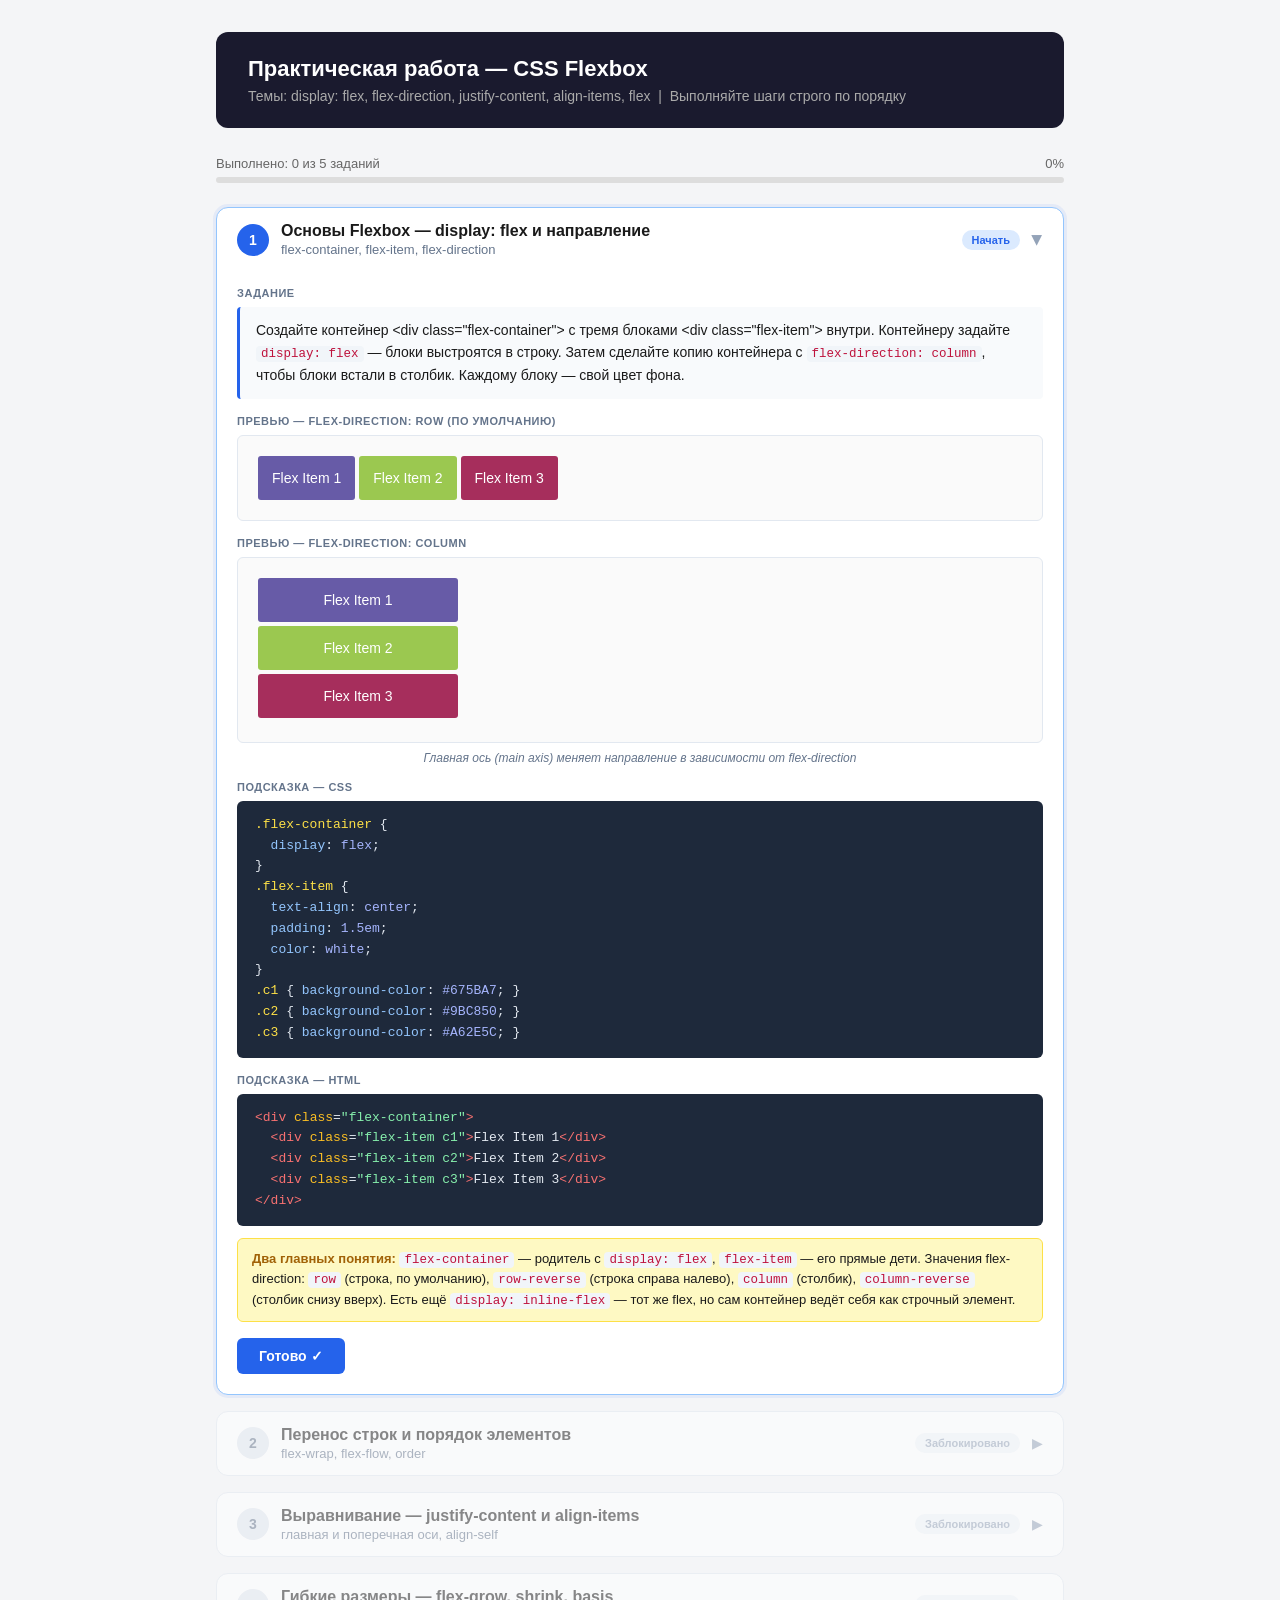
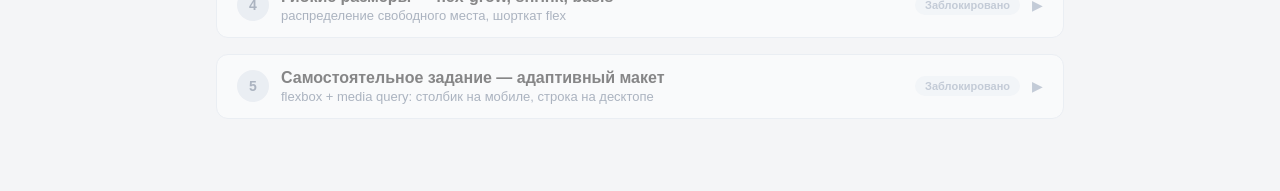
<file: prakticheskaya_rabota_3v2_flexbox.html>
<!DOCTYPE html>
<html lang="ru">
<head>
  <meta charset="utf-8">
  <meta name="viewport" content="width=device-width, initial-scale=1">
  <title>Практическая работа — CSS Flexbox</title>
  <style>
    * { box-sizing: border-box; margin: 0; padding: 0; }
    body { font-family: Segoe UI, Arial, sans-serif; background: #f4f5f7; color: #1a1a1a; min-height: 100vh; }

    .page { max-width: 880px; margin: 0 auto; padding: 32px 16px 60px; }

    .top-header { background: #1a1a2e; color: #fff; padding: 24px 32px; border-radius: 12px; margin-bottom: 28px; }
    .top-header h1 { font-size: 22px; font-weight: 600; margin-bottom: 6px; }
    .top-header p { font-size: 14px; color: #aaa; }

    .progress-wrap { margin-bottom: 24px; }
    .progress-info { display: flex; justify-content: space-between; font-size: 13px; color: #666; margin-bottom: 6px; }
    .progress-bar { height: 6px; background: #ddd; border-radius: 3px; overflow: hidden; }
    .progress-fill { height: 100%; background: #2563eb; border-radius: 3px; transition: width 0.4s ease; width: 0%; }

    .step-card { background: #fff; border: 1px solid #e2e8f0; border-radius: 12px; margin-bottom: 16px; overflow: hidden; transition: all 0.3s ease; }
    .step-card.is-locked { opacity: 0.5; }
    .step-card.is-done { border-color: #86efac; }
    .step-card.is-active { border-color: #93c5fd; box-shadow: 0 0 0 3px rgba(37,99,235,0.08); }

    .step-head { display: flex; align-items: center; gap: 12px; padding: 14px 20px; cursor: pointer; }
    .step-card.is-locked .step-head { cursor: not-allowed; }

    .step-num { width: 32px; height: 32px; border-radius: 50%; background: #e2e8f0; color: #64748b; display: flex; align-items: center; justify-content: center; font-weight: 600; font-size: 14px; flex-shrink: 0; }
    .step-num.active { background: #2563eb; color: #fff; }
    .step-num.done { background: #16a34a; color: #fff; }

    .step-title-wrap { flex: 1; }
    .step-title { font-size: 16px; font-weight: 600; }
    .step-sub { font-size: 13px; color: #64748b; margin-top: 2px; }

    .step-badge { font-size: 11px; padding: 4px 10px; border-radius: 12px; font-weight: 600; }
    .badge-locked { background: #f1f5f9; color: #94a3b8; }
    .badge-active { background: #dbeafe; color: #2563eb; }
    .badge-done { background: #dcfce7; color: #16a34a; }

    .chevron { color: #94a3b8; transition: transform 0.3s; font-size: 14px; }
    .chevron.open { transform: rotate(90deg); }

    .step-body { display: none; padding: 0 20px 20px; }
    .step-body.open { display: block; }

    .section-label { font-size: 11px; text-transform: uppercase; letter-spacing: 0.5px; color: #64748b; font-weight: 600; margin: 16px 0 8px; }

    .task-box { background: #f8fafc; border-left: 3px solid #2563eb; padding: 12px 16px; border-radius: 4px; font-size: 14px; line-height: 1.6; }

    .preview-box { background: #fafafa; border: 1px solid #e2e8f0; border-radius: 6px; padding: 20px; min-height: 80px; }

    .preview-note { font-size: 12px; color: #64748b; margin-top: 8px; text-align: center; font-style: italic; }
    .demo-caption { font-size: 12px; color: #475569; font-weight: 600; margin: 4px 0; }

    pre {
      background: #1e293b; color: #e2e8f0; padding: 14px 18px; border-radius: 6px;
      font-family: Consolas, Monaco, monospace; font-size: 13px; line-height: 1.6;
      overflow-x: auto;
      user-select: none;
      -webkit-user-select: none;
      -ms-user-select: none;
      -moz-user-select: none;
      -webkit-touch-callout: none;
    }
    pre .tag   { color: #f87171; }
    pre .attr  { color: #fbbf24; }
    pre .str   { color: #86efac; }
    pre .val   { color: #a5b4fc; }
    pre .com   { color: #94a3b8; font-style: italic; }
    pre .kw    { color: #60a5fa; }
    pre .num   { color: #fda4af; }
    pre .sel   { color: #fde047; }
    pre .prop  { color: #93c5fd; }

    .hint { background: #fef9c3; border: 1px solid #fde047; padding: 10px 14px; border-radius: 6px; font-size: 13px; margin-top: 12px; line-height: 1.5; }
    .hint strong { color: #a16207; }

    .done-btn { margin-top: 16px; background: #2563eb; color: #fff; border: none; padding: 10px 22px; border-radius: 6px; font-size: 14px; font-weight: 600; cursor: pointer; transition: background 0.2s; }
    .done-btn:hover { background: #1d4ed8; }
    .done-btn.final { background: #16a34a; }
    .done-btn.final:hover { background: #15803d; }

    code {
      background: #f1f5f9;
      color: #be123c;
      padding: 1px 5px;
      border-radius: 4px;
      font-family: Consolas, monospace;
      font-size: 12.5px;
      user-select: none;
      -webkit-user-select: none;
      -ms-user-select: none;
      -webkit-touch-callout: none;
    }

    .finish-banner { display: none; background: linear-gradient(135deg, #16a34a, #15803d); color: #fff; border-radius: 12px; padding: 28px 32px; text-align: center; margin-top: 16px; }
    .finish-banner h2 { font-size: 22px; margin-bottom: 8px; }
    .finish-banner p { font-size: 14px; opacity: 0.9; }

    /* ===== Стили живых превью flexbox ===== */
    .fi { color: #fff; text-align: center; padding: 1em; font-size: 14px; border-radius: 3px; }
    .c1 { background: #675BA7; }
    .c2 { background: #9BC850; }
    .c3 { background: #A62E5C; }
    .c4 { background: #2A9FBC; }
    .c5 { background: #4e342e; }

    .flexbase { display: flex; border: solid 2px #000; gap: 6px; padding: 6px; }

    /* шаг 1 */
    .fb1-row { display: flex; }
    .fb1-row .fi { margin-right: 4px; }
    .fb1-col { display: flex; flex-direction: column; max-width: 200px; }
    .fb1-col .fi { margin-bottom: 4px; }

    /* шаг 2 */
    .fb2-wrap { display: flex; flex-wrap: wrap; border: solid 2px #000; width: 60%; gap: 6px; padding: 6px; }
    .fb2-wrap .fi { width: 8em; }
    .fb2-order { display: flex; gap: 6px; border: solid 2px #000; padding: 6px; }
    .fb2-order .g1 { order: -1; }
    .fb2-order .g2 { order: 1; }

    /* шаг 3 */
    .fb3-jc { display: flex; justify-content: space-between; border: solid 2px #000; padding: 6px; margin-bottom: 4px; }
    .fb3-ai { display: flex; align-items: center; height: 7em; border: solid 2px #000; padding: 6px; gap: 6px; }
    .fb3-ai .tall { padding-top: 2.5em; padding-bottom: 2.5em; }
    .fb3-self { display: flex; align-items: stretch; height: 7em; border: solid 2px #000; padding: 6px; gap: 6px; }
    .fb3-self .start { align-self: flex-start; }
    .fb3-self .end { align-self: flex-end; }

    /* шаг 4 */
    .fb4-grow { display: flex; border: solid 2px #000; padding: 6px; gap: 6px; }
    .fb4-grow .g0 { flex-grow: 0; flex-basis: 80px; }
    .fb4-grow .g1 { flex-grow: 1; }
    .fb4-grow .g2 { flex-grow: 2; }

    /* шаг 5 — итоговый адаптивный макет (десктоп-вид) */
    .fb5 { display: flex; flex-direction: column; border: solid 2px #000; min-height: 260px; }
    .fb5 .h5 { background: #37474f; color: #fff; padding: 1em; text-align: center; }
    .fb5 .f5 { background: #37474f; color: #fff; padding: 1em; text-align: center; }
    .fb5 .main5 { display: flex; flex: 1; }
    .fb5 .art5 { background: #546e7a; color: #fff; flex: 2 2 12em; padding: 1em; }
    .fb5 .nav5 { background: #455a64; color: #fff; flex: 1; padding: 1em; order: -1; }
    .fb5 .aside5 { background: #455a64; color: #fff; flex: 1; padding: 1em; }
  </style>
</head>
<body>
<div class="page">

  <div class="top-header">
    <h1>Практическая работа — CSS Flexbox</h1>
    <p>Темы: display: flex, flex-direction, justify-content, align-items, flex &nbsp;|&nbsp; Выполняйте шаги строго по порядку</p>
  </div>

  <div class="progress-wrap">
    <div class="progress-info">
      <span id="prog-text">Выполнено: 0 из 5 заданий</span>
      <span id="prog-pct">0%</span>
    </div>
    <div class="progress-bar"><div class="progress-fill" id="prog-fill"></div></div>
  </div>

  <!-- ШАГ 1 -->
  <div class="step-card is-active" id="card1">
    <div class="step-head" onclick="toggle(1)">
      <div class="step-num active" id="sn1">1</div>
      <div class="step-title-wrap">
        <div class="step-title">Основы Flexbox — display: flex и направление</div>
        <div class="step-sub">flex-container, flex-item, flex-direction</div>
      </div>
      <span class="step-badge badge-active" id="sb1">Начать</span>
      <span class="chevron open" id="ch1">&#9654;</span>
    </div>
    <div class="step-body open" id="body1">
      <div class="section-label">Задание</div>
      <div class="task-box">Создайте контейнер &lt;div class="flex-container"&gt; с тремя блоками &lt;div class="flex-item"&gt; внутри. Контейнеру задайте <code>display: flex</code> — блоки выстроятся в строку. Затем сделайте копию контейнера с <code>flex-direction: column</code>, чтобы блоки встали в столбик. Каждому блоку — свой цвет фона.</div>

      <div class="section-label">Превью — flex-direction: row (по умолчанию)</div>
      <div class="preview-box">
        <div class="fb1-row">
          <div class="fi c1">Flex Item 1</div>
          <div class="fi c2">Flex Item 2</div>
          <div class="fi c3">Flex Item 3</div>
        </div>
      </div>

      <div class="section-label">Превью — flex-direction: column</div>
      <div class="preview-box">
        <div class="fb1-col">
          <div class="fi c1">Flex Item 1</div>
          <div class="fi c2">Flex Item 2</div>
          <div class="fi c3">Flex Item 3</div>
        </div>
      </div>
      <div class="preview-note">Главная ось (main axis) меняет направление в зависимости от flex-direction</div>

      <div class="section-label">Подсказка — CSS</div>
<pre><span class="sel">.flex-container</span> {
  <span class="prop">display</span>: <span class="val">flex</span>;
}
<span class="sel">.flex-item</span> {
  <span class="prop">text-align</span>: <span class="val">center</span>;
  <span class="prop">padding</span>: <span class="val">1.5em</span>;
  <span class="prop">color</span>: <span class="val">white</span>;
}
<span class="sel">.c1</span> { <span class="prop">background-color</span>: <span class="val">#675BA7</span>; }
<span class="sel">.c2</span> { <span class="prop">background-color</span>: <span class="val">#9BC850</span>; }
<span class="sel">.c3</span> { <span class="prop">background-color</span>: <span class="val">#A62E5C</span>; }</pre>

      <div class="section-label">Подсказка — HTML</div>
<pre><span class="tag">&lt;div</span> <span class="attr">class</span>=<span class="str">"flex-container"</span><span class="tag">&gt;</span>
  <span class="tag">&lt;div</span> <span class="attr">class</span>=<span class="str">"flex-item c1"</span><span class="tag">&gt;</span>Flex Item 1<span class="tag">&lt;/div&gt;</span>
  <span class="tag">&lt;div</span> <span class="attr">class</span>=<span class="str">"flex-item c2"</span><span class="tag">&gt;</span>Flex Item 2<span class="tag">&lt;/div&gt;</span>
  <span class="tag">&lt;div</span> <span class="attr">class</span>=<span class="str">"flex-item c3"</span><span class="tag">&gt;</span>Flex Item 3<span class="tag">&lt;/div&gt;</span>
<span class="tag">&lt;/div&gt;</span></pre>

      <div class="hint"><strong>Два главных понятия:</strong> <code>flex-container</code> — родитель с <code>display: flex</code>, <code>flex-item</code> — его прямые дети. Значения flex-direction: <code>row</code> (строка, по умолчанию), <code>row-reverse</code> (строка справа налево), <code>column</code> (столбик), <code>column-reverse</code> (столбик снизу вверх). Есть ещё <code>display: inline-flex</code> — тот же flex, но сам контейнер ведёт себя как строчный элемент.</div>
      <button class="done-btn" onclick="markDone(1)">Готово ✓</button>
    </div>
  </div>

  <!-- ШАГ 2 -->
  <div class="step-card is-locked" id="card2">
    <div class="step-head" onclick="toggle(2)">
      <div class="step-num" id="sn2">2</div>
      <div class="step-title-wrap">
        <div class="step-title">Перенос строк и порядок элементов</div>
        <div class="step-sub">flex-wrap, flex-flow, order</div>
      </div>
      <span class="step-badge badge-locked" id="sb2">Заблокировано</span>
      <span class="chevron" id="ch2">&#9654;</span>
    </div>
    <div class="step-body" id="body2">
      <div class="section-label">Задание</div>
      <div class="task-box">Сделайте контейнер фиксированной ширины с пятью блоками, которые не помещаются в одну строку. Задайте <code>flex-wrap: wrap</code> — лишние блоки перенесутся на следующую строку. Затем во втором контейнере поменяйте визуальный порядок блоков через свойство <code>order</code>, не трогая HTML.</div>

      <div class="section-label">Превью — flex-wrap: wrap</div>
      <div class="preview-box">
        <div class="fb2-wrap">
          <div class="fi c1">Item 1</div>
          <div class="fi c2">Item 2</div>
          <div class="fi c3">Item 3</div>
          <div class="fi c4">Item 4</div>
          <div class="fi c5">Item 5</div>
        </div>
      </div>
      <div class="preview-note">Блоки, которые не влезли, переносятся на новую строку</div>

      <div class="section-label">Превью — order (порядок изменён)</div>
      <div class="preview-box">
        <div class="fb2-order">
          <div class="fi c1">Item 1</div>
          <div class="fi c2 g2">Item 2 (order:1)</div>
          <div class="fi c3 g2">Item 3 (order:1)</div>
          <div class="fi c4">Item 4</div>
          <div class="fi c5 g1">Item 5 (order:-1)</div>
        </div>
      </div>
      <div class="preview-note">Item 5 уехал в начало (order:-1), Item 2 и 3 — в конец (order:1)</div>

      <div class="section-label">Подсказка — CSS</div>
<pre><span class="sel">.flex-container</span> {
  <span class="prop">display</span>: <span class="val">flex</span>;
  <span class="prop">flex-wrap</span>: <span class="val">wrap</span>;
  <span class="prop">width</span>: <span class="val">60%</span>;
}
<span class="com">/* короткая запись направления + переноса */</span>
<span class="sel">.flex-container</span> {
  <span class="prop">flex-flow</span>: <span class="val">row wrap</span>;
}
<span class="com">/* изменение порядка — классы вешаются на ЭЛЕМЕНТЫ */</span>
<span class="sel">.group1</span> { <span class="prop">order</span>: <span class="val">-1</span>; }  <span class="com">/* в начало */</span>
<span class="sel">.group2</span> { <span class="prop">order</span>: <span class="val">1</span>; }   <span class="com">/* в конец */</span></pre>

      <div class="section-label">Подсказка — HTML</div>
<pre><span class="tag">&lt;div</span> <span class="attr">class</span>=<span class="str">"flex-container"</span><span class="tag">&gt;</span>
  <span class="tag">&lt;div</span> <span class="attr">class</span>=<span class="str">"flex-item c1"</span><span class="tag">&gt;</span>Item 1<span class="tag">&lt;/div&gt;</span>
  <span class="tag">&lt;div</span> <span class="attr">class</span>=<span class="str">"flex-item c2 group2"</span><span class="tag">&gt;</span>Item 2<span class="tag">&lt;/div&gt;</span>
  <span class="tag">&lt;div</span> <span class="attr">class</span>=<span class="str">"flex-item c3 group2"</span><span class="tag">&gt;</span>Item 3<span class="tag">&lt;/div&gt;</span>
  <span class="tag">&lt;div</span> <span class="attr">class</span>=<span class="str">"flex-item c4"</span><span class="tag">&gt;</span>Item 4<span class="tag">&lt;/div&gt;</span>
  <span class="tag">&lt;div</span> <span class="attr">class</span>=<span class="str">"flex-item c5 group1"</span><span class="tag">&gt;</span>Item 5<span class="tag">&lt;/div&gt;</span>
<span class="tag">&lt;/div&gt;</span></pre>

      <div class="hint"><strong>Про значения:</strong> <code>flex-wrap</code> бывает <code>nowrap</code> (без переноса, по умолчанию), <code>wrap</code> (перенос), <code>wrap-reverse</code> (перенос в обратном порядке). <code>flex-flow</code> — короткая запись сразу для direction и wrap: <code>flex-flow: row wrap</code>. У свойства <code>order</code> по умолчанию значение 0 — чем меньше число, тем раньше элемент.</div>

      <div class="hint"><strong>Важно:</strong> <code>order</code> вешается на <strong>flex-элементы</strong> (классы <code>group1</code>, <code>group2</code> на блоках внутри контейнера), а не на сам контейнер. Контейнер только переключается в <code>display: flex</code> — менять порядок умеют лишь его прямые дети.</div>
      <button class="done-btn" onclick="markDone(2)">Готово ✓</button>
    </div>
  </div>

  <!-- ШАГ 3 -->
  <div class="step-card is-locked" id="card3">
    <div class="step-head" onclick="toggle(3)">
      <div class="step-num" id="sn3">3</div>
      <div class="step-title-wrap">
        <div class="step-title">Выравнивание — justify-content и align-items</div>
        <div class="step-sub">главная и поперечная оси, align-self</div>
      </div>
      <span class="step-badge badge-locked" id="sb3">Заблокировано</span>
      <span class="chevron" id="ch3">&#9654;</span>
    </div>
    <div class="step-body" id="body3">
      <div class="section-label">Задание</div>
      <div class="task-box">Создайте три контейнера. В первом распределите блоки через <code>justify-content: space-between</code> (выравнивание по главной оси). Во втором задайте контейнеру высоту и выровняйте блоки по центру через <code>align-items: center</code> (поперечная ось). В третьем задайте отдельным блокам своё выравнивание через <code>align-self</code>.</div>

      <div class="section-label">Превью — justify-content: space-between</div>
      <div class="preview-box">
        <div class="fb3-jc">
          <div class="fi c1">Item 1</div>
          <div class="fi c2">Item 2</div>
          <div class="fi c3">Item 3</div>
        </div>
      </div>
      <div class="preview-note">Свободное место равномерно распределено между блоками</div>

      <div class="section-label">Превью — align-items: center</div>
      <div class="preview-box">
        <div class="fb3-ai">
          <div class="fi c1">Item 1</div>
          <div class="fi c2 tall">Item 2 (выше)</div>
          <div class="fi c3">Item 3</div>
        </div>
      </div>
      <div class="preview-note">Все блоки выровнены по центру по высоте контейнера</div>

      <div class="section-label">Превью — align-self у отдельных блоков</div>
      <div class="preview-box">
        <div class="fb3-self">
          <div class="fi c1">stretch</div>
          <div class="fi c2 start">align-self: flex-start</div>
          <div class="fi c3 end">align-self: flex-end</div>
        </div>
      </div>

      <div class="section-label">Подсказка — CSS</div>
<pre><span class="com">/* выравнивание по главной оси */</span>
<span class="sel">.container1</span> {
  <span class="prop">display</span>: <span class="val">flex</span>;
  <span class="prop">justify-content</span>: <span class="val">space-between</span>;
}
<span class="com">/* выравнивание по поперечной оси */</span>
<span class="sel">.container2</span> {
  <span class="prop">display</span>: <span class="val">flex</span>;
  <span class="prop">height</span>: <span class="val">7em</span>;
  <span class="prop">align-items</span>: <span class="val">center</span>;
}
<span class="com">/* своё выравнивание для одного блока */</span>
<span class="sel">.item2</span> { <span class="prop">align-self</span>: <span class="val">flex-start</span>; }
<span class="sel">.item3</span> { <span class="prop">align-self</span>: <span class="val">flex-end</span>; }</pre>

      <div class="section-label">Подсказка — HTML (третий контейнер)</div>
<pre><span class="tag">&lt;div</span> <span class="attr">class</span>=<span class="str">"container3"</span><span class="tag">&gt;</span>
  <span class="tag">&lt;div</span> <span class="attr">class</span>=<span class="str">"flex-item c1"</span><span class="tag">&gt;</span>stretch<span class="tag">&lt;/div&gt;</span>
  <span class="tag">&lt;div</span> <span class="attr">class</span>=<span class="str">"flex-item c2 item2"</span><span class="tag">&gt;</span>flex-start<span class="tag">&lt;/div&gt;</span>
  <span class="tag">&lt;div</span> <span class="attr">class</span>=<span class="str">"flex-item c3 item3"</span><span class="tag">&gt;</span>flex-end<span class="tag">&lt;/div&gt;</span>
<span class="tag">&lt;/div&gt;</span></pre>

      <div class="hint"><strong>Две оси:</strong> <code>justify-content</code> работает вдоль <strong>главной</strong> оси (куда смотрит flex-direction), а <code>align-items</code> — вдоль <strong>поперечной</strong> (перпендикулярной). Значения justify-content: <code>flex-start</code>, <code>flex-end</code>, <code>center</code>, <code>space-between</code>, <code>space-around</code>. Значения align-items: <code>stretch</code> (по умолчанию, тянет на всю высоту), <code>flex-start</code>, <code>flex-end</code>, <code>center</code>, <code>baseline</code>. <code>align-self</code> переопределяет align-items для конкретного блока.</div>
      <button class="done-btn" onclick="markDone(3)">Готово ✓</button>
    </div>
  </div>

  <!-- ШАГ 4 -->
  <div class="step-card is-locked" id="card4">
    <div class="step-head" onclick="toggle(4)">
      <div class="step-num" id="sn4">4</div>
      <div class="step-title-wrap">
        <div class="step-title">Гибкие размеры — flex-grow, shrink, basis</div>
        <div class="step-sub">распределение свободного места, шорткат flex</div>
      </div>
      <span class="step-badge badge-locked" id="sb4">Заблокировано</span>
      <span class="chevron" id="ch4">&#9654;</span>
    </div>
    <div class="step-body" id="body4">
      <div class="section-label">Задание</div>
      <div class="task-box">Создайте контейнер с тремя блоками. Первому задайте <code>flex-grow: 0</code> (не растягивается), второму <code>flex-grow: 1</code>, третьему <code>flex-grow: 2</code>. Посмотрите, как свободное место распределяется: третий блок получит вдвое больше второго. Затем перепишите всё через короткий шорткат <code>flex</code>.</div>

      <div class="section-label">Превью — flex-grow: 0 / 1 / 2</div>
      <div class="preview-box">
        <div class="fb4-grow">
          <div class="fi c1 g0">grow: 0</div>
          <div class="fi c2 g1">grow: 1</div>
          <div class="fi c3 g2">grow: 2</div>
        </div>
      </div>
      <div class="preview-note">Первый блок фиксирован, остальные делят свободное место в пропорции 1:2</div>

      <div class="section-label">Подсказка — три отдельных свойства</div>
<pre><span class="sel">.item1</span> { <span class="prop">flex-grow</span>: <span class="val">0</span>; <span class="prop">flex-basis</span>: <span class="val">80px</span>; }
<span class="sel">.item2</span> { <span class="prop">flex-grow</span>: <span class="val">1</span>; }
<span class="sel">.item3</span> { <span class="prop">flex-grow</span>: <span class="val">2</span>; }</pre>

      <div class="section-label">Подсказка — шорткат flex</div>
<pre><span class="com">/* flex: [grow] [shrink] [basis] */</span>
<span class="sel">.item1</span> { <span class="prop">flex</span>: <span class="val">0 0 auto</span>; }   <span class="com">/* = flex: none */</span>
<span class="sel">.item2</span> { <span class="prop">flex</span>: <span class="val">1 1 auto</span>; }   <span class="com">/* = flex: auto */</span>
<span class="sel">.item3</span> { <span class="prop">flex</span>: <span class="val">0 1 auto</span>; }   <span class="com">/* = flex: initial */</span></pre>

      <div class="section-label">Подсказка — HTML</div>
<pre><span class="tag">&lt;div</span> <span class="attr">class</span>=<span class="str">"flex-container"</span><span class="tag">&gt;</span>
  <span class="tag">&lt;div</span> <span class="attr">class</span>=<span class="str">"flex-item c1 item1"</span><span class="tag">&gt;</span>grow: 0<span class="tag">&lt;/div&gt;</span>
  <span class="tag">&lt;div</span> <span class="attr">class</span>=<span class="str">"flex-item c2 item2"</span><span class="tag">&gt;</span>grow: 1<span class="tag">&lt;/div&gt;</span>
  <span class="tag">&lt;div</span> <span class="attr">class</span>=<span class="str">"flex-item c3 item3"</span><span class="tag">&gt;</span>grow: 2<span class="tag">&lt;/div&gt;</span>
<span class="tag">&lt;/div&gt;</span></pre>

      <div class="hint"><strong>Что значит каждое свойство:</strong>
        <br>• <code>flex-basis</code> — начальный размер блока до распределения места
        <br>• <code>flex-grow</code> — насколько блок растягивается, когда есть лишнее место (доли)
        <br>• <code>flex-shrink</code> — насколько блок сжимается, когда места не хватает
        <br>Шорткат: <code>flex: none</code> (= 0 0 auto, не тянется и не жмётся), <code>flex: auto</code> (= 1 1 auto), <code>flex: initial</code> (= 0 1 auto).</div>
      <button class="done-btn" onclick="markDone(4)">Готово ✓</button>
    </div>
  </div>

  <!-- ШАГ 5 -->
  <div class="step-card is-locked" id="card5">
    <div class="step-head" onclick="toggle(5)">
      <div class="step-num" id="sn5">5</div>
      <div class="step-title-wrap">
        <div class="step-title">Самостоятельное задание — адаптивный макет</div>
        <div class="step-sub">flexbox + media query: столбик на мобиле, строка на десктопе</div>
      </div>
      <span class="step-badge badge-locked" id="sb5">Заблокировано</span>
      <span class="chevron" id="ch5">&#9654;</span>
    </div>
    <div class="step-body" id="body5">
      <div class="section-label">Задание</div>
      <div class="task-box">
        Соберите адаптивный макет сайта на flexbox. Требования:<br><br>
        1. Структура: <code>header</code>, <code>main</code> (внутри — <code>article</code>, <code>nav</code>, <code>aside</code>), <code>footer</code><br>
        2. На <strong>узком экране</strong> всё идёт столбиком (<code>flex-direction: column</code>), причём <code>nav</code> поднят над article через <code>order: -1</code><br>
        3. На <strong>широком экране</strong> (от 600px) через медиазапрос <code>main</code> переключается в строку (<code>flex-direction: row</code>): article в центре широкий (<code>flex: 2 2 12em</code>), nav и aside по бокам узкие (<code>flex: 1</code>)<br>
        4. header и footer фиксированной высоты (<code>flex: 0 0 5em</code>)
      </div>

      <div class="section-label">Превью — широкий экран (от 600px)</div>
      <div class="preview-box">
        <div class="fb5">
          <div class="h5">Header</div>
          <div class="main5">
            <div class="art5">Article (основное содержимое, шире)</div>
            <div class="nav5">Navigation (order: -1)</div>
            <div class="aside5">Sidebar</div>
          </div>
          <div class="f5">Footer</div>
        </div>
      </div>
      <div class="preview-note">На узком экране main станет столбиком, и Navigation окажется сверху</div>

      <div class="section-label">Подсказка — HTML-каркас (CSS пишете сами)</div>
<pre><span class="tag">&lt;body&gt;</span>
  <span class="tag">&lt;header&gt;</span>Header<span class="tag">&lt;/header&gt;</span>
  <span class="tag">&lt;main&gt;</span>
    <span class="tag">&lt;article&gt;</span>Основное содержимое<span class="tag">&lt;/article&gt;</span>
    <span class="tag">&lt;nav&gt;</span>Navigation<span class="tag">&lt;/nav&gt;</span>
    <span class="tag">&lt;aside&gt;</span>Sidebar<span class="tag">&lt;/aside&gt;</span>
  <span class="tag">&lt;/main&gt;</span>
  <span class="tag">&lt;footer&gt;</span>Footer<span class="tag">&lt;/footer&gt;</span>
<span class="tag">&lt;/body&gt;</span></pre>

      <div class="hint"><strong>Подсказка по медиазапросу:</strong> базовые стили пишутся для мобильного (столбик), а внутри <code>@media screen and (min-width: 600px) { ... }</code> переопределяется <code>main { flex-direction: row; }</code>. Это подход «mobile first» — сначала простой мобильный макет, потом усложнение для широких экранов.</div>
      <button class="done-btn final" onclick="markDone(5)">Завершить ✓</button>
    </div>
  </div>

  <div class="finish-banner" id="finish">
    <h2>Работа выполнена!</h2>
    <p>Вы освоили CSS Flexbox — направление и перенос, выравнивание по двум осям, гибкие размеры и адаптивный макет.</p>
  </div>

</div>

<script>
  var totalSteps = 5;
  var doneSteps = 0;
  var stepStates = { 1: 'active', 2: 'locked', 3: 'locked', 4: 'locked', 5: 'locked' };

  function toggle(n) {
    if (stepStates[n] === 'locked') return;
    var body = document.getElementById('body' + n);
    var ch = document.getElementById('ch' + n);
    body.classList.toggle('open');
    ch.classList.toggle('open');
  }

  function markDone(n) {
    if (stepStates[n] === 'done') return;
    stepStates[n] = 'done';
    doneSteps++;

    document.getElementById('card' + n).classList.remove('is-active');
    document.getElementById('card' + n).classList.add('is-done');
    document.getElementById('sn' + n).classList.remove('active');
    document.getElementById('sn' + n).classList.add('done');
    document.getElementById('sn' + n).innerText = '✓';
    var sb = document.getElementById('sb' + n);
    sb.classList.remove('badge-active');
    sb.classList.add('badge-done');
    sb.innerText = 'Готово';

    document.getElementById('body' + n).classList.remove('open');
    document.getElementById('ch' + n).classList.remove('open');

    var pct = Math.round((doneSteps / totalSteps) * 100);
    document.getElementById('prog-fill').style.width = pct + '%';
    document.getElementById('prog-text').innerText = 'Выполнено: ' + doneSteps + ' из ' + totalSteps + ' заданий';
    document.getElementById('prog-pct').innerText = pct + '%';

    var next = n + 1;
    if (next <= totalSteps) {
      stepStates[next] = 'active';
      var card = document.getElementById('card' + next);
      card.classList.remove('is-locked');
      card.classList.add('is-active');
      var sNum = document.getElementById('sn' + next);
      sNum.classList.add('active');
      var sBadge = document.getElementById('sb' + next);
      sBadge.classList.remove('badge-locked');
      sBadge.classList.add('badge-active');
      sBadge.innerText = 'Начать';
      document.getElementById('body' + next).classList.add('open');
      document.getElementById('ch' + next).classList.add('open');
      card.scrollIntoView({ behavior: 'smooth', block: 'start' });
    } else {
      document.getElementById('finish').style.display = 'block';
      document.getElementById('finish').scrollIntoView({ behavior: 'smooth', block: 'center' });
    }
  }

  // Блокировка копирования из подсказок
  document.addEventListener('copy', function (e) {
    var sel = window.getSelection();
    var node = sel && sel.anchorNode ? sel.anchorNode.parentElement : null;
    if (node && node.closest && node.closest('pre, code')) {
      e.preventDefault();
    }
  });
  document.addEventListener('keydown', function (e) {
    var sel = window.getSelection();
    var node = sel && sel.anchorNode ? sel.anchorNode.parentElement : null;
    var inCode = node && node.closest && node.closest('pre, code');
    if (inCode && (e.ctrlKey || e.metaKey) && (e.key === 'c' || e.key === 'x' || e.key === 'a')) {
      e.preventDefault();
    }
  });
</script>
</body>
</html>
</file>
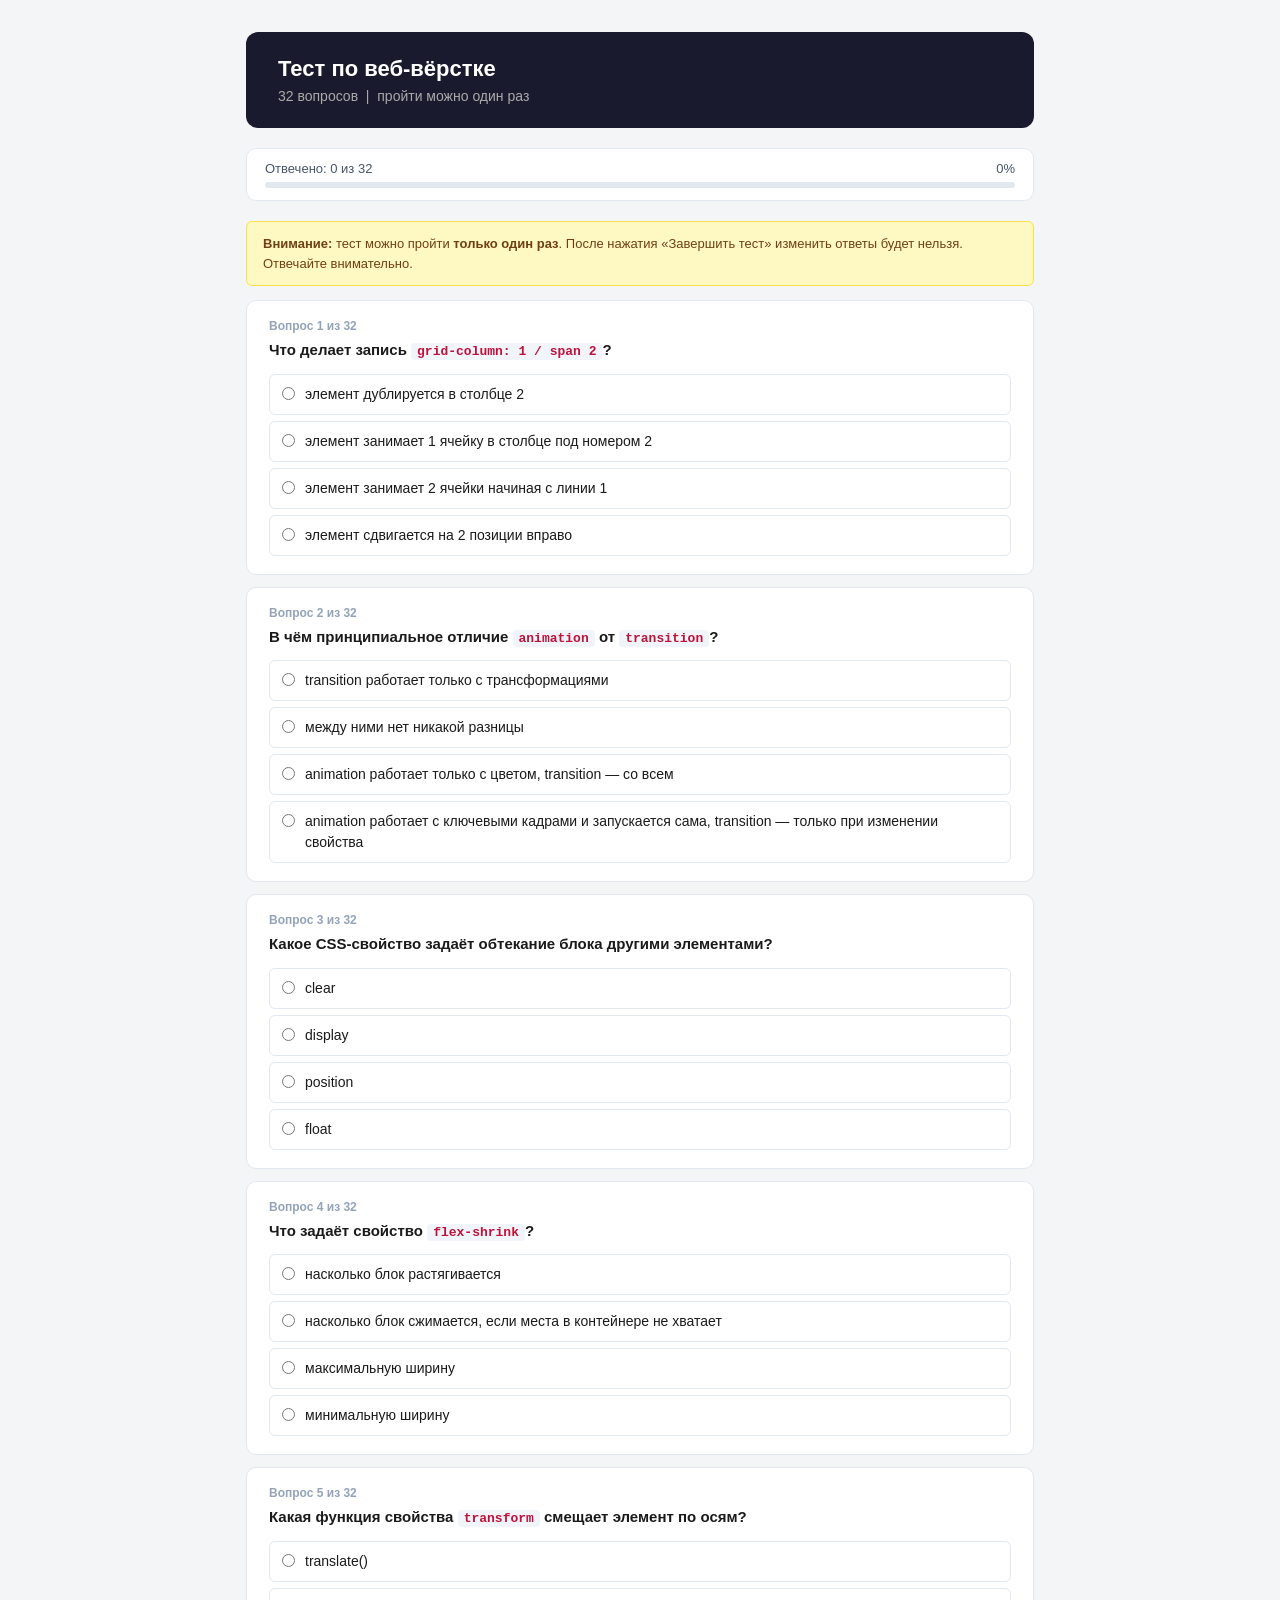
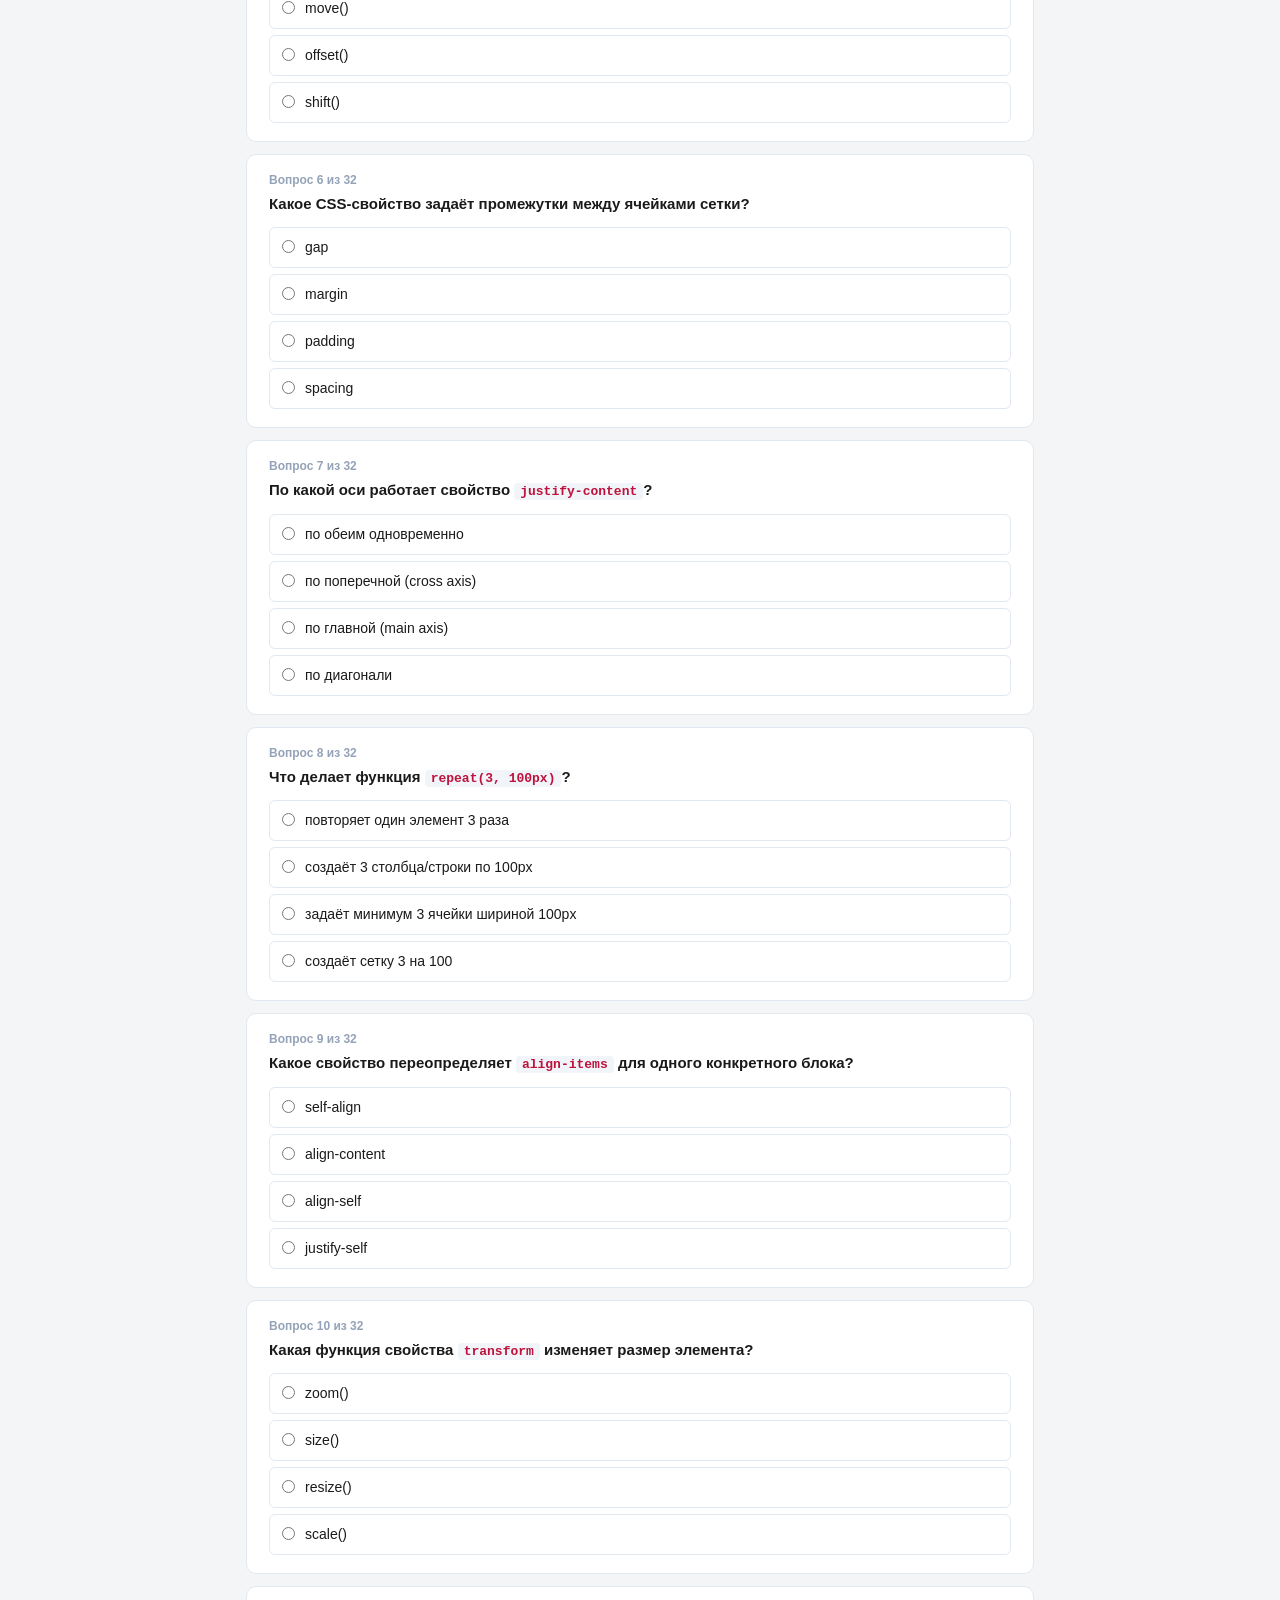
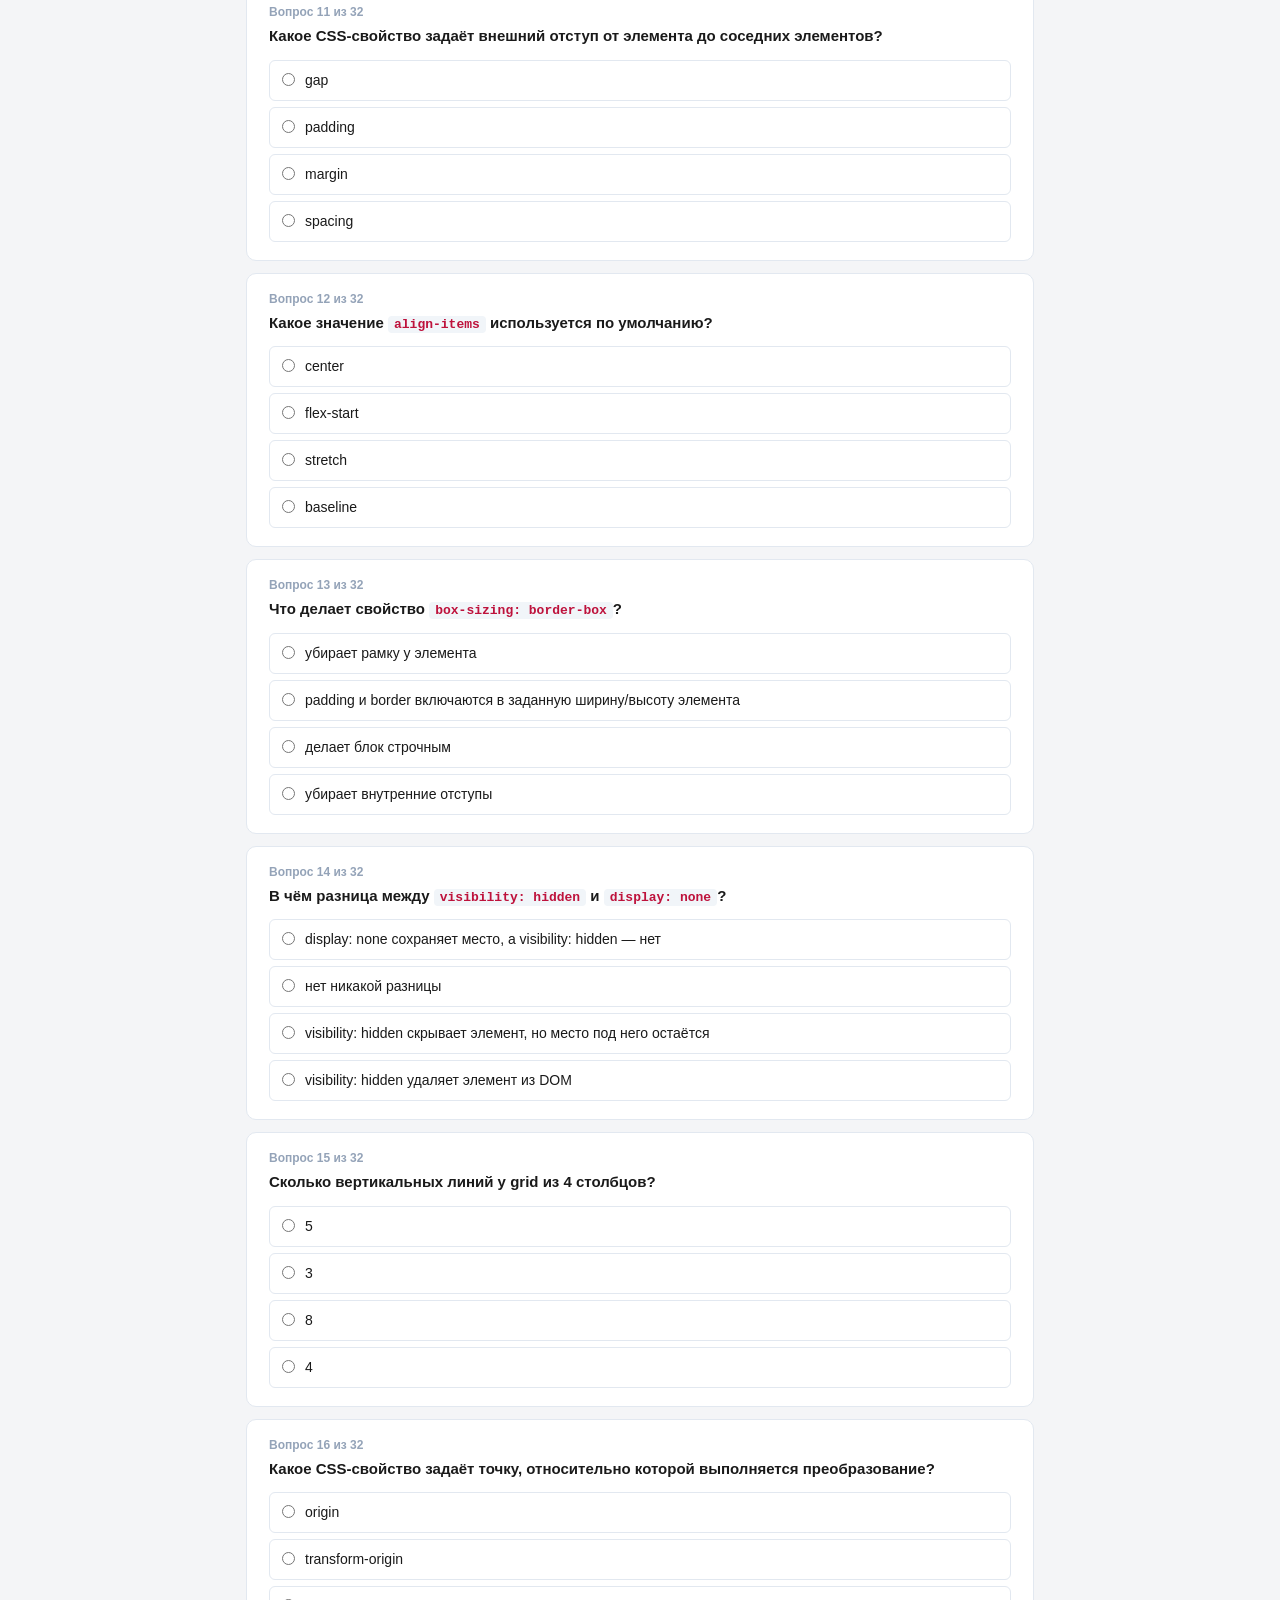
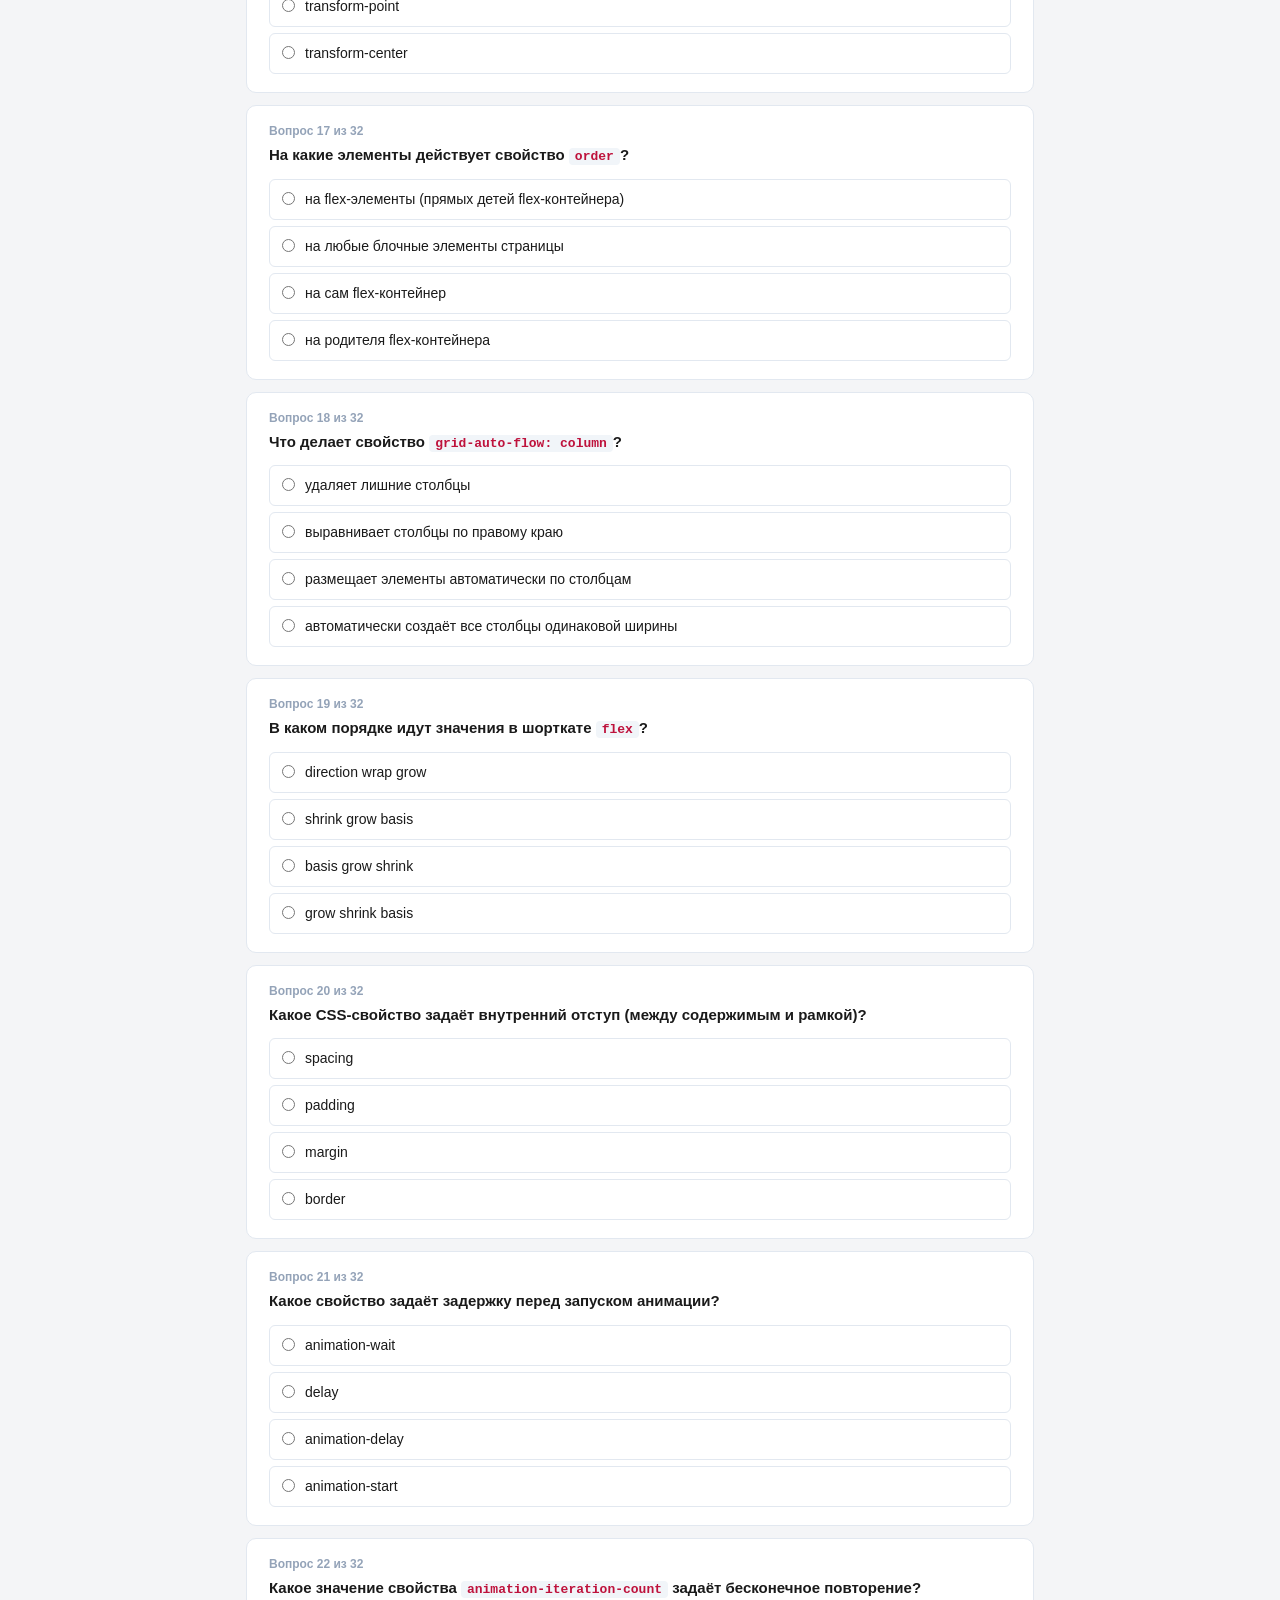
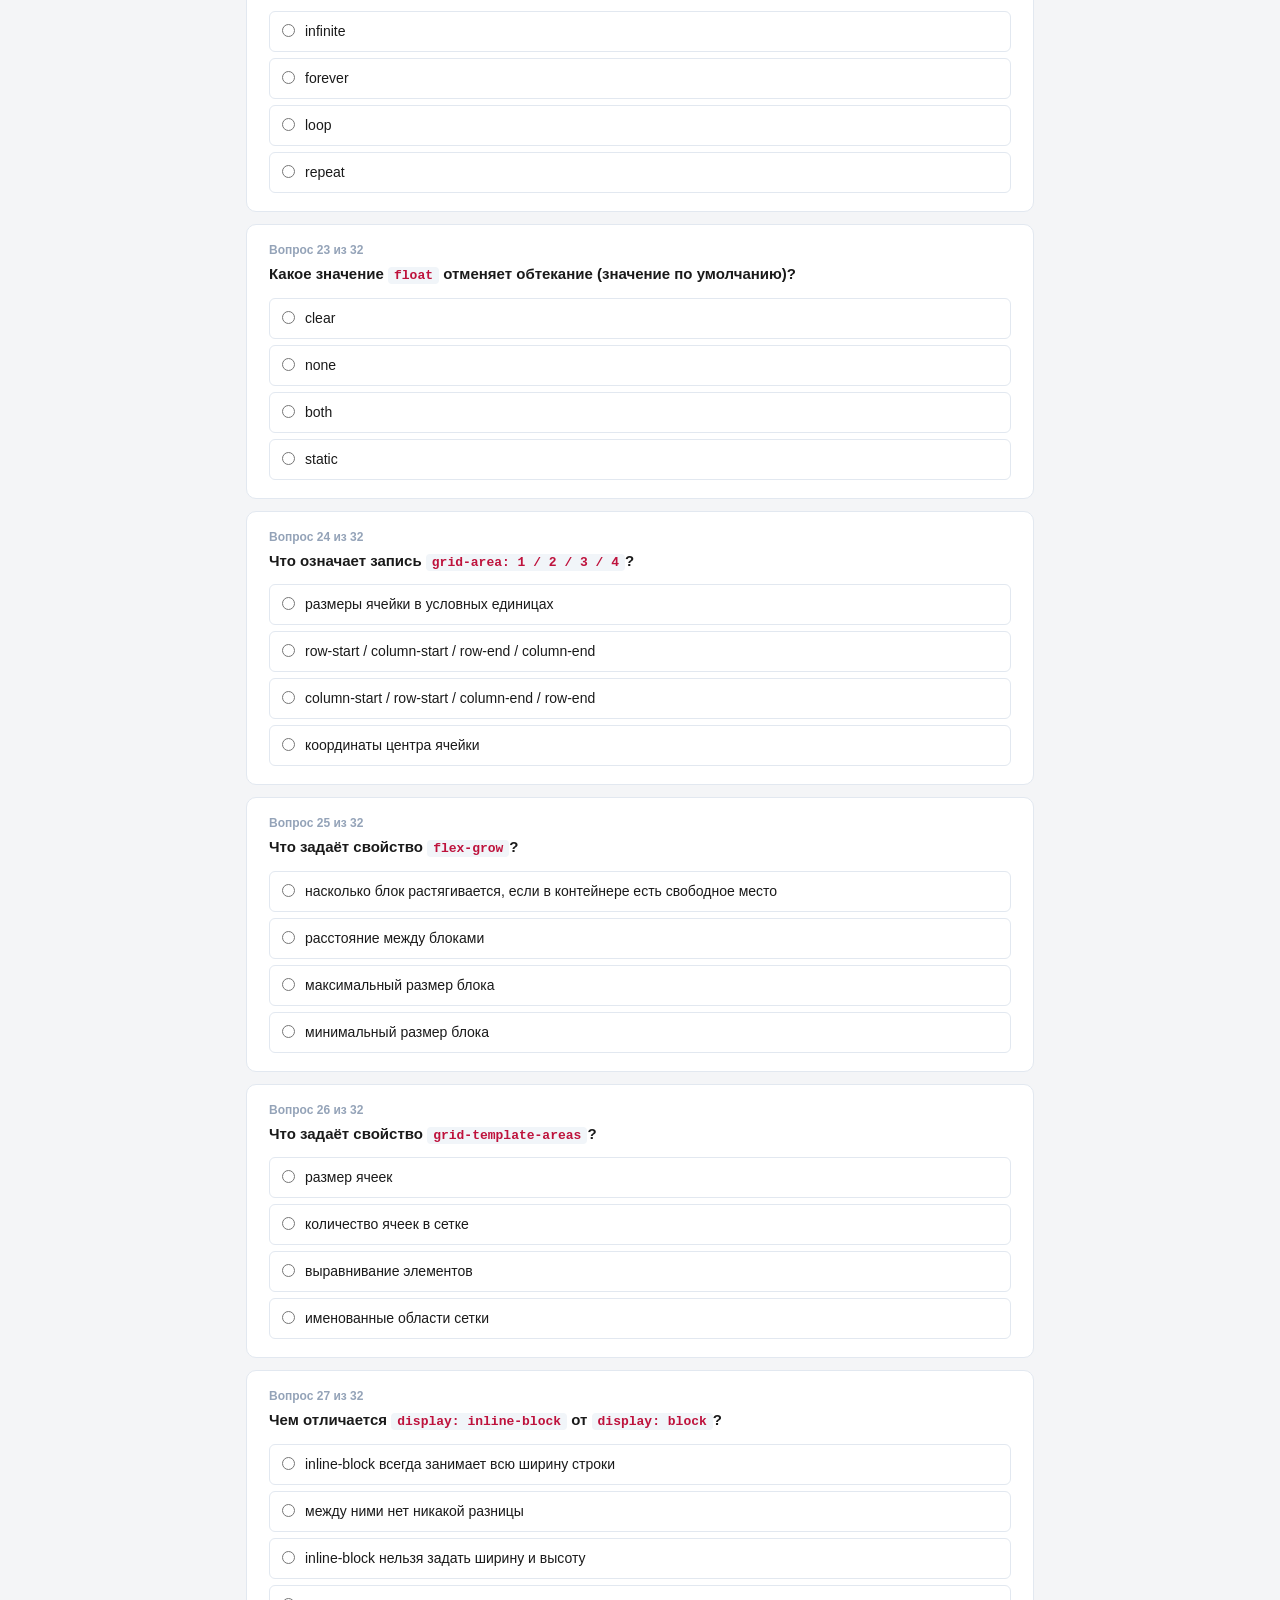
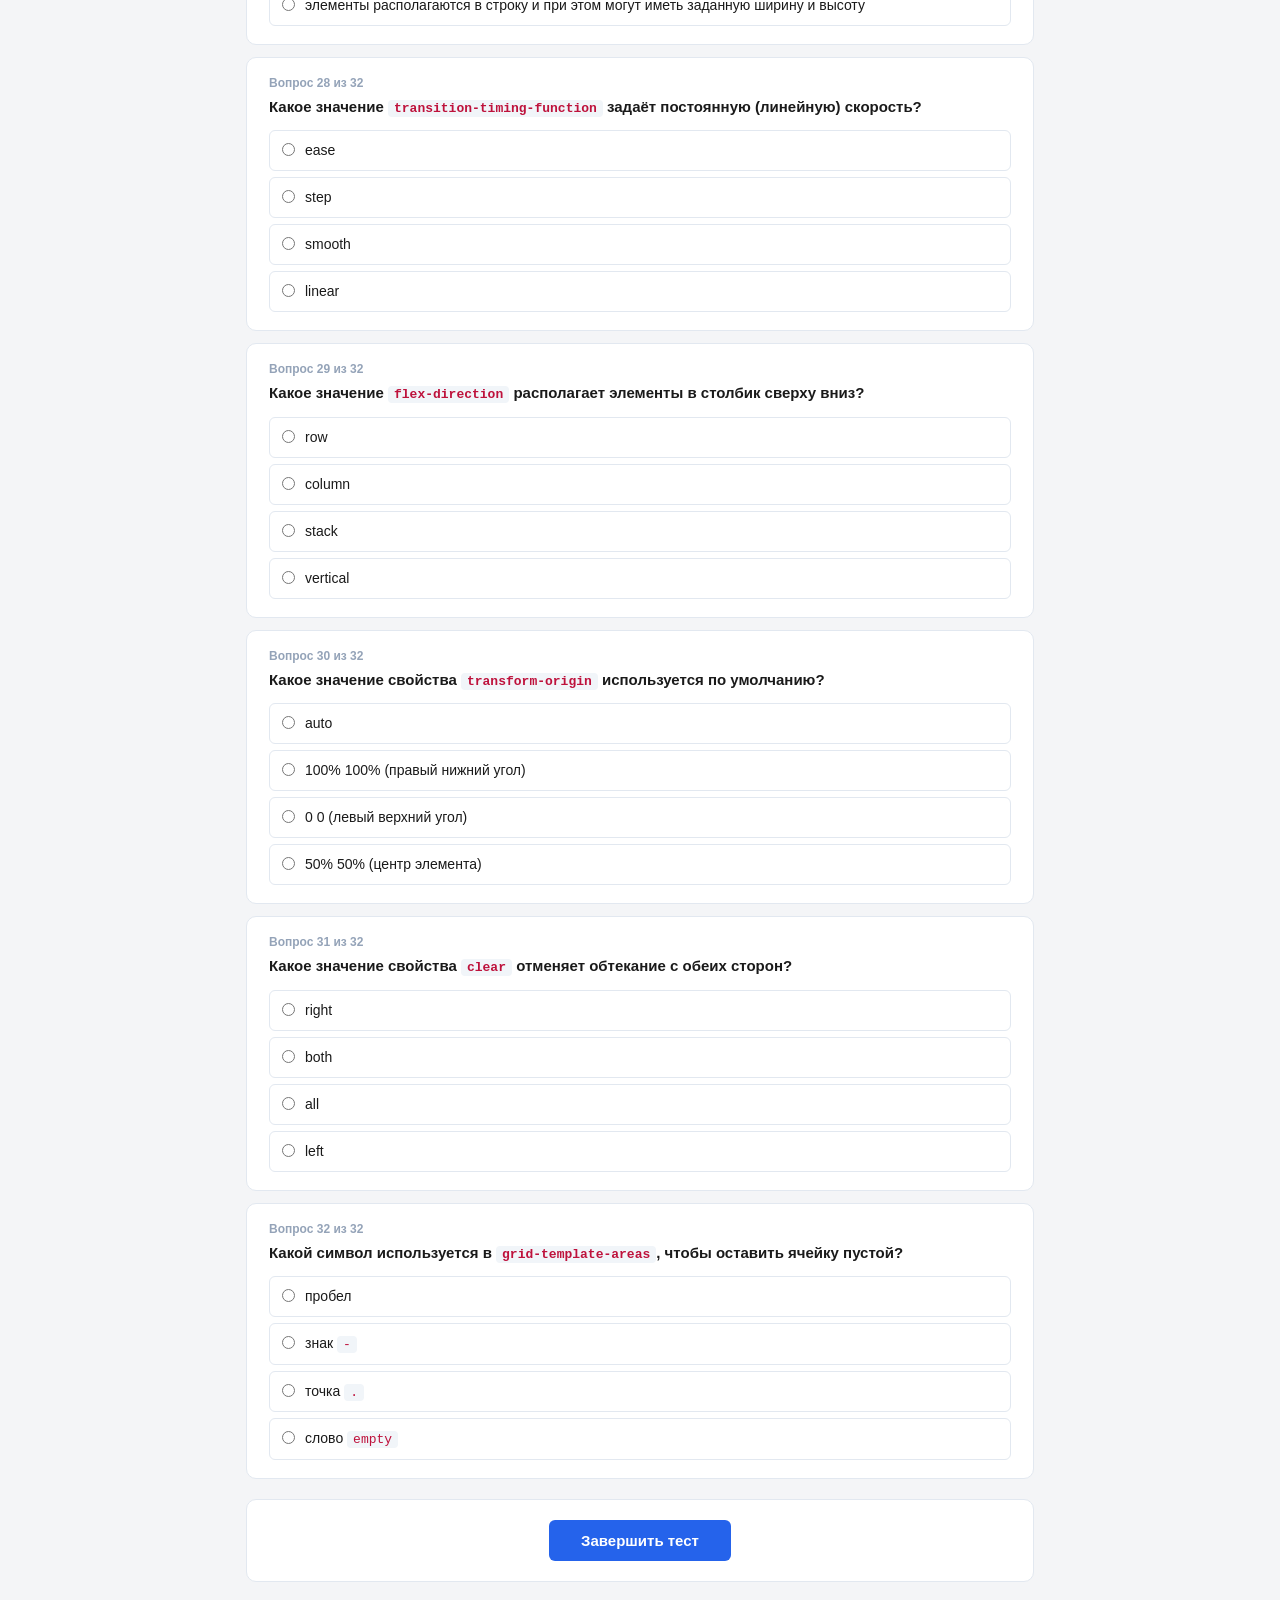
<file: test_fin.html>
<!DOCTYPE html>
<html lang="ru">
<head>
  <meta charset="utf-8">
  <meta name="viewport" content="width=device-width, initial-scale=1">
  <title>Тест по веб-вёрстке</title>
  <style>
    * { box-sizing: border-box; margin: 0; padding: 0; }
    body { font-family: Segoe UI, Arial, sans-serif; background: #f4f5f7; color: #1a1a1a; min-height: 100vh; }

    .page { max-width: 820px; margin: 0 auto; padding: 32px 16px 60px; }

    .top-header { background: #1a1a2e; color: #fff; padding: 24px 32px; border-radius: 12px; margin-bottom: 20px; }
    .top-header h1 { font-size: 22px; font-weight: 600; margin-bottom: 6px; }
    .top-header p { font-size: 14px; color: #aaa; }

    .progress-wrap { background: #fff; border: 1px solid #e2e8f0; border-radius: 10px; padding: 12px 18px; margin-bottom: 20px; position: sticky; top: 12px; z-index: 10; }
    .progress-info { display: flex; justify-content: space-between; font-size: 13px; color: #475569; margin-bottom: 6px; }
    .progress-bar { height: 6px; background: #e2e8f0; border-radius: 3px; overflow: hidden; }
    .progress-fill { height: 100%; background: #2563eb; border-radius: 3px; transition: width 0.3s ease; width: 0%; }

    .question { background: #fff; border: 1px solid #e2e8f0; border-radius: 10px; padding: 18px 22px; margin-bottom: 12px; transition: border-color 0.2s; }
    .question.show-errors { border-color: #fca5a5; box-shadow: 0 0 0 3px rgba(248, 113, 113, 0.08); }
    .question.answered { border-color: #c7d2fe; }

    .q-num { font-size: 12px; color: #94a3b8; font-weight: 600; margin-bottom: 6px; }
    .q-text { font-size: 15px; font-weight: 600; margin-bottom: 12px; line-height: 1.5; }
    code { background: #f1f5f9; color: #be123c; padding: 1px 6px; border-radius: 4px; font-family: Consolas, monospace; font-size: 13px; }

    .options { display: flex; flex-direction: column; gap: 6px; }
    .option { display: flex; align-items: flex-start; gap: 10px; padding: 9px 12px; border: 1px solid #e2e8f0; border-radius: 6px; cursor: pointer; transition: all 0.15s; font-size: 14px; line-height: 1.5; }
    .option:hover { background: #f8fafc; border-color: #cbd5e1; }
    .option input { margin-top: 3px; cursor: pointer; flex-shrink: 0; }

    .submit-area { background: #fff; border: 1px solid #e2e8f0; border-radius: 10px; padding: 20px 24px; text-align: center; margin-top: 20px; }
    .submit-btn { background: #2563eb; color: #fff; border: none; padding: 12px 32px; border-radius: 6px; font-size: 15px; font-weight: 600; cursor: pointer; transition: background 0.2s; }
    .submit-btn:hover { background: #1d4ed8; }

    .warning { background: #fef9c3; border: 1px solid #fde047; padding: 12px 16px; border-radius: 6px; font-size: 13px; line-height: 1.5; margin-bottom: 14px; color: #713f12; }

    .done-screen, .locked-screen { background: #fff; border: 1px solid #e2e8f0; border-radius: 12px; padding: 60px 32px; text-align: center; margin-top: 40px; }
    .done-screen .icon, .locked-screen .icon { font-size: 56px; margin-bottom: 16px; }
    .done-screen h2, .locked-screen h2 { font-size: 22px; margin-bottom: 12px; color: #1a1a2e; }
    .done-screen p, .locked-screen p { font-size: 15px; color: #64748b; line-height: 1.6; margin-bottom: 6px; }
  </style>
</head>
<body>
<div class="page" id="page"></div>

<script>
  // ===== Пул вопросов =====
  var POOL = {
    block: [
      { q: 'Какое CSS-свойство задаёт обтекание блока другими элементами?',
        options: ['float', 'clear', 'display', 'position'], correct: 0 },
      { q: 'Какое значение свойства <code>clear</code> отменяет обтекание с обеих сторон?',
        options: ['both', 'left', 'right', 'all'], correct: 0 },
      { q: 'Какое значение <code>display</code> полностью убирает элемент со страницы (без занимаемого места)?',
        options: ['none', 'hidden', 'invisible', 'block'], correct: 0 },
      { q: 'Чем отличается <code>display: inline-block</code> от <code>display: block</code>?',
        options: [
          'элементы располагаются в строку и при этом могут иметь заданную ширину и высоту',
          'inline-block нельзя задать ширину и высоту',
          'inline-block всегда занимает всю ширину строки',
          'между ними нет никакой разницы'
        ], correct: 0 },
      { q: 'Какое значение <code>position</code> позиционирует элемент относительно ближайшего предка с <code>position: relative</code>?',
        options: ['absolute', 'fixed', 'static', 'float'], correct: 0 },
      { q: 'В чём разница между <code>visibility: hidden</code> и <code>display: none</code>?',
        options: [
          'visibility: hidden скрывает элемент, но место под него остаётся',
          'нет никакой разницы',
          'display: none сохраняет место, а visibility: hidden — нет',
          'visibility: hidden удаляет элемент из DOM'
        ], correct: 0 },
      { q: 'Какое значение <code>position</code> фиксирует элемент относительно окна браузера?',
        options: ['fixed', 'absolute', 'relative', 'static'], correct: 0 },
      { q: 'Какое CSS-свойство задаёт внутренний отступ (между содержимым и рамкой)?',
        options: ['padding', 'margin', 'border', 'spacing'], correct: 0 },
      { q: 'Какое CSS-свойство задаёт внешний отступ от элемента до соседних элементов?',
        options: ['margin', 'padding', 'spacing', 'gap'], correct: 0 },
      { q: 'Что делает свойство <code>box-sizing: border-box</code>?',
        options: [
          'padding и border включаются в заданную ширину/высоту элемента',
          'убирает рамку у элемента',
          'убирает внутренние отступы',
          'делает блок строчным'
        ], correct: 0 },
      { q: 'Какое значение <code>float</code> отменяет обтекание (значение по умолчанию)?',
        options: ['none', 'both', 'clear', 'static'], correct: 0 },
      { q: 'Как сделать горизонтальное центрирование блочного элемента с заданной шириной?',
        options: ['margin: 0 auto', 'text-align: center', 'float: center', 'position: center'], correct: 0 }
    ],
    transform: [
      { q: 'Какая функция свойства <code>transform</code> поворачивает элемент на заданный угол?',
        options: ['rotate()', 'turn()', 'spin()', 'angle()'], correct: 0 },
      { q: 'Какое CSS-свойство задаёт точку, относительно которой выполняется преобразование?',
        options: ['transform-origin', 'transform-center', 'origin', 'transform-point'], correct: 0 },
      { q: 'С помощью какого правила задаются ключевые кадры анимации?',
        options: ['@keyframes', '@animation', '@frames', '@sequence'], correct: 0 },
      { q: 'Какое свойство задаёт продолжительность плавного перехода между состояниями?',
        options: ['transition-duration', 'animation-time', 'transition-speed', 'duration'], correct: 0 },
      { q: 'Какая функция свойства <code>transform</code> изменяет размер элемента?',
        options: ['scale()', 'resize()', 'zoom()', 'size()'], correct: 0 },
      { q: 'Какая функция свойства <code>transform</code> смещает элемент по осям?',
        options: ['translate()', 'move()', 'shift()', 'offset()'], correct: 0 },
      { q: 'Какая функция свойства <code>transform</code> наклоняет элемент?',
        options: ['skew()', 'slant()', 'bend()', 'tilt()'], correct: 0 },
      { q: 'Какое значение свойства <code>animation-iteration-count</code> задаёт бесконечное повторение?',
        options: ['infinite', 'loop', 'repeat', 'forever'], correct: 0 },
      { q: 'Какое значение <code>transition-timing-function</code> задаёт постоянную (линейную) скорость?',
        options: ['linear', 'ease', 'step', 'smooth'], correct: 0 },
      { q: 'В чём принципиальное отличие <code>animation</code> от <code>transition</code>?',
        options: [
          'animation работает с ключевыми кадрами и запускается сама, transition — только при изменении свойства',
          'между ними нет никакой разницы',
          'animation работает только с цветом, transition — со всем',
          'transition работает только с трансформациями'
        ], correct: 0 },
      { q: 'Какое свойство задаёт задержку перед запуском анимации?',
        options: ['animation-delay', 'animation-start', 'animation-wait', 'delay'], correct: 0 },
      { q: 'Какое значение свойства <code>transform-origin</code> используется по умолчанию?',
        options: ['50% 50% (центр элемента)', '0 0 (левый верхний угол)', '100% 100% (правый нижний угол)', 'auto'], correct: 0 }
    ],
    grid: [
      { q: 'Какое значение свойства <code>display</code> превращает элемент в grid-контейнер?',
        options: ['grid', 'flex', 'table', 'block'], correct: 0 },
      { q: 'Что означает единица <code>fr</code> в свойствах сетки?',
        options: ['доля свободного пространства', 'фиксированный размер в пикселях', 'размер шрифта', 'процент от высоты окна'], correct: 0 },
      { q: 'Какое CSS-свойство задаёт промежутки между ячейками сетки?',
        options: ['gap', 'margin', 'padding', 'spacing'], correct: 0 },
      { q: 'Что делает запись <code>grid-column: 1 / span 2</code>?',
        options: [
          'элемент занимает 2 ячейки начиная с линии 1',
          'элемент занимает 1 ячейку в столбце под номером 2',
          'элемент сдвигается на 2 позиции вправо',
          'элемент дублируется в столбце 2'
        ], correct: 0 },
      { q: 'Что задаёт свойство <code>grid-template-areas</code>?',
        options: ['именованные области сетки', 'количество ячеек в сетке', 'размер ячеек', 'выравнивание элементов'], correct: 0 },
      { q: 'Что делает функция <code>repeat(3, 100px)</code>?',
        options: [
          'создаёт 3 столбца/строки по 100px',
          'повторяет один элемент 3 раза',
          'создаёт сетку 3 на 100',
          'задаёт минимум 3 ячейки шириной 100px'
        ], correct: 0 },
      { q: 'Какая запись правильно создаёт 4 равных столбца?',
        options: [
          'grid-template-columns: repeat(4, 1fr)',
          'grid-columns: 4 * 1fr',
          'grid-template: 4 columns',
          'columns: 4 1fr'
        ], correct: 0 },
      { q: 'Что означает запись <code>grid-area: 1 / 2 / 3 / 4</code>?',
        options: [
          'row-start / column-start / row-end / column-end',
          'column-start / row-start / column-end / row-end',
          'координаты центра ячейки',
          'размеры ячейки в условных единицах'
        ], correct: 0 },
      { q: 'Какой символ используется в <code>grid-template-areas</code>, чтобы оставить ячейку пустой?',
        options: ['точка <code>.</code>', 'пробел', 'слово <code>empty</code>', 'знак <code>-</code>'], correct: 0 },
      { q: 'Сколько вертикальных линий у grid из 4 столбцов?',
        options: ['5', '4', '3', '8'], correct: 0 },
      { q: 'Какое свойство задаёт промежуток только между строками сетки?',
        options: ['row-gap', 'row-margin', 'between-rows', 'vertical-spacing'], correct: 0 },
      { q: 'Что делает свойство <code>grid-auto-flow: column</code>?',
        options: [
          'размещает элементы автоматически по столбцам',
          'автоматически создаёт все столбцы одинаковой ширины',
          'удаляет лишние столбцы',
          'выравнивает столбцы по правому краю'
        ], correct: 0 }
    ],
    flex: [
      { q: 'На какие элементы действует свойство <code>order</code>?',
        options: [
          'на flex-элементы (прямых детей flex-контейнера)',
          'на сам flex-контейнер',
          'на любые блочные элементы страницы',
          'на родителя flex-контейнера'
        ], correct: 0 },
      { q: 'По какой оси работает свойство <code>justify-content</code>?',
        options: ['по главной (main axis)', 'по поперечной (cross axis)', 'по диагонали', 'по обеим одновременно'], correct: 0 },
      { q: 'Чему эквивалентна короткая запись <code>flex: none</code>?',
        options: ['0 0 auto', '1 1 auto', '0 1 auto', '1 0 auto'], correct: 0 },
      { q: 'Какое свойство переопределяет <code>align-items</code> для одного конкретного блока?',
        options: ['align-self', 'align-content', 'justify-self', 'self-align'], correct: 0 },
      { q: 'Какое значение <code>flex-direction</code> располагает элементы в столбик сверху вниз?',
        options: ['column', 'row', 'vertical', 'stack'], correct: 0 },
      { q: 'Что делает свойство <code>flex-wrap: wrap</code>?',
        options: [
          'переносит элементы на новую строку, если они не помещаются',
          'убирает переносы строк',
          'растягивает контейнер по ширине',
          'выравнивает элементы по краям'
        ], correct: 0 },
      { q: 'Какое значение <code>align-items</code> используется по умолчанию?',
        options: ['stretch', 'center', 'flex-start', 'baseline'], correct: 0 },
      { q: 'Что задаёт свойство <code>flex-grow</code>?',
        options: [
          'насколько блок растягивается, если в контейнере есть свободное место',
          'минимальный размер блока',
          'максимальный размер блока',
          'расстояние между блоками'
        ], correct: 0 },
      { q: 'Что задаёт свойство <code>flex-shrink</code>?',
        options: [
          'насколько блок сжимается, если места в контейнере не хватает',
          'насколько блок растягивается',
          'минимальную ширину',
          'максимальную ширину'
        ], correct: 0 },
      { q: 'В каком порядке идут значения в шорткате <code>flex</code>?',
        options: ['grow shrink basis', 'basis grow shrink', 'shrink grow basis', 'direction wrap grow'], correct: 0 },
      { q: 'Что делает <code>display: inline-flex</code>?',
        options: [
          'создаёт flex-контейнер, который ведёт себя как строчный элемент',
          'делает то же самое, что и display: flex',
          'отключает flexbox',
          'делает всех детей строчными'
        ], correct: 0 },
      { q: 'Что делает значение <code>space-between</code> у свойства <code>justify-content</code>?',
        options: [
          'крайние элементы прижимаются к краям, между остальными равные промежутки',
          'все элементы имеют равные отступы со всех сторон',
          'убирает все промежутки между элементами',
          'центрирует все элементы внутри контейнера'
        ], correct: 0 }
    ]
  };

  var PER_TOPIC = 8;
  var STORAGE_KEY = 'webdev_quiz_v2';
  var TOPIC_NAMES = {
    block:     'Блочная вёрстка',
    transform: 'Трансформации/анимации',
    grid:      'Grid',
    flex:      'Flexbox'
  };

  function shuffle(arr) {
    var a = arr.slice();
    for (var i = a.length - 1; i > 0; i--) {
      var j = Math.floor(Math.random() * (i + 1));
      var t = a[i]; a[i] = a[j]; a[j] = t;
    }
    return a;
  }

  function buildQuestionSet() {
    var picked = [];
    Object.keys(POOL).forEach(function (topic) {
      shuffle(POOL[topic]).slice(0, PER_TOPIC).forEach(function (q) {
        picked.push({ topic: topic, src: q });
      });
    });
    picked = shuffle(picked);
    return picked.map(function (item) {
      var correctText = item.src.options[item.src.correct];
      var opts = shuffle(item.src.options);
      return {
        topic: item.topic,
        q: item.src.q,
        options: opts,
        correct: opts.indexOf(correctText)
      };
    });
  }

  function loadResult() {
    try {
      var raw = localStorage.getItem(STORAGE_KEY);
      return raw ? JSON.parse(raw) : null;
    } catch (e) { return null; }
  }
  function saveResult(data) {
    try { localStorage.setItem(STORAGE_KEY, JSON.stringify(data)); } catch (e) {}
  }

  function gradeFor(score, total) {
    var pct = score / total;
    if (pct >= 0.9) return { grade: 5, label: 'отлично' };
    if (pct >= 0.75) return { grade: 4, label: 'хорошо' };
    if (pct >= 0.5) return { grade: 3, label: 'удовлетворительно' };
    return { grade: 2, label: 'неудовлетворительно' };
  }

  function renderLocked() {
    document.getElementById('page').innerHTML =
      '<div class="locked-screen">' +
        '<div class="icon">🔒</div>' +
        '<h2>Тест уже пройден</h2>' +
        '<p>Этот тест можно пройти только один раз.</p>' +
        '<p>Передайте устройство преподавателю.</p>' +
      '</div>';
  }

  function renderDone() {
    document.getElementById('page').innerHTML =
      '<div class="done-screen">' +
        '<div class="icon">✓</div>' +
        '<h2>Тест завершён</h2>' +
        '<p>Спасибо! Ответы зафиксированы.</p>' +
        '<p>Передайте устройство преподавателю.</p>' +
      '</div>';
  }

  var QUESTIONS = null;

  function renderQuiz() {
    QUESTIONS = buildQuestionSet();
    var total = QUESTIONS.length;
    var html = '';
    html += '<div class="top-header"><h1>Тест по веб-вёрстке</h1>';
    html += '<p>' + total + ' вопросов &nbsp;|&nbsp; пройти можно один раз</p></div>';

    html += '<div class="progress-wrap">';
    html += '<div class="progress-info"><span id="progText">Отвечено: 0 из ' + total + '</span><span id="progPct">0%</span></div>';
    html += '<div class="progress-bar"><div class="progress-fill" id="progFill"></div></div></div>';

    html += '<div class="warning"><strong>Внимание:</strong> тест можно пройти <strong>только один раз</strong>. После нажатия «Завершить тест» изменить ответы будет нельзя. Отвечайте внимательно.</div>';

    QUESTIONS.forEach(function (q, i) {
      html += '<div class="question" id="q' + i + '">';
      html += '<div class="q-num">Вопрос ' + (i + 1) + ' из ' + total + '</div>';
      html += '<div class="q-text">' + q.q + '</div>';
      html += '<div class="options">';
      q.options.forEach(function (opt, oi) {
        html += '<label class="option"><input type="radio" name="q' + i + '" value="' + oi + '" data-qi="' + i + '"><span>' + opt + '</span></label>';
      });
      html += '</div></div>';
    });

    html += '<div class="submit-area"><button class="submit-btn" id="submitBtn">Завершить тест</button></div>';

    document.getElementById('page').innerHTML = html;

    document.querySelectorAll('input[type=radio]').forEach(function (input) {
      input.addEventListener('change', function () {
        var qi = parseInt(this.dataset.qi, 10);
        document.getElementById('q' + qi).classList.add('answered');
        document.getElementById('q' + qi).classList.remove('show-errors');
        updateProgress();
      });
    });
    document.getElementById('submitBtn').addEventListener('click', submitQuiz);
  }

  function updateProgress() {
    var total = QUESTIONS.length, answered = 0;
    for (var i = 0; i < total; i++) {
      if (document.querySelector('input[name="q' + i + '"]:checked')) answered++;
    }
    var pct = Math.round((answered / total) * 100);
    document.getElementById('progText').innerText = 'Отвечено: ' + answered + ' из ' + total;
    document.getElementById('progPct').innerText = pct + '%';
    document.getElementById('progFill').style.width = pct + '%';
  }

  function submitQuiz() {
    var total = QUESTIONS.length;
    var unanswered = [];
    for (var i = 0; i < total; i++) {
      if (!document.querySelector('input[name="q' + i + '"]:checked')) unanswered.push(i);
    }
    if (unanswered.length > 0) {
      document.querySelectorAll('.question').forEach(function (el) { el.classList.remove('show-errors'); });
      unanswered.forEach(function (i) { document.getElementById('q' + i).classList.add('show-errors'); });
      document.getElementById('q' + unanswered[0]).scrollIntoView({ behavior: 'smooth', block: 'center' });
      alert('Не отвечено вопросов: ' + unanswered.length + '. Прокрутите к подсвеченным.');
      return;
    }
    if (!confirm('Завершить тест и зафиксировать ответы? Повторно пройти тест будет нельзя.')) return;

    var score = 0;
    var byTopic = { block: { right: 0, total: 0 }, transform: { right: 0, total: 0 }, grid: { right: 0, total: 0 }, flex: { right: 0, total: 0 } };
    QUESTIONS.forEach(function (q, i) {
      var picked = parseInt(document.querySelector('input[name="q' + i + '"]:checked').value, 10);
      byTopic[q.topic].total++;
      if (picked === q.correct) { score++; byTopic[q.topic].right++; }
    });

    saveResult({ score: score, total: total, byTopic: byTopic, date: new Date().toISOString() });
    renderDone();
    window.scrollTo({ top: 0, behavior: 'smooth' });
  }

  // Точка входа
  var prev = loadResult();
  if (prev) renderLocked(); else renderQuiz();

  // ===== Доступ к результату через консоль =====
  window.showResult = function () {
    var data = loadResult();
    if (!data) {
      console.log('%cРезультат отсутствует — тест ещё не пройден.', 'color: #94a3b8; font-size: 13px;');
      return null;
    }
    var g = gradeFor(data.score, data.total);
    var pct = Math.round((data.score / data.total) * 100);
    var dateStr = new Date(data.date).toLocaleString('ru-RU');
    console.log('%c═══ Результат теста ═══', 'color: #2563eb; font-size: 16px; font-weight: bold;');
    console.log('%cБалл: ' + data.score + ' / ' + data.total + ' (' + pct + '%)', 'font-size: 14px;');
    console.log('%cОценка: ' + g.grade + ' (' + g.label + ')', 'font-size: 14px; font-weight: bold; color: ' + (g.grade >= 4 ? '#16a34a' : (g.grade <= 2 ? '#dc2626' : '#2563eb')) + ';');
    console.log('%cДата: ' + dateStr, 'color: #64748b; font-size: 12px;');
    console.log('%c── По темам ──', 'color: #64748b; font-size: 12px;');
    Object.keys(data.byTopic).forEach(function (t) {
      var bt = data.byTopic[t];
      console.log('  ' + TOPIC_NAMES[t] + ': ' + bt.right + ' / ' + bt.total);
    });
    return data;
  };

  window.resetTest = function () {
    if (!confirm('Удалить результат и разрешить пройти заново?')) return;
    try { localStorage.removeItem(STORAGE_KEY); } catch (e) {}
    console.log('%cРезультат сброшен. Перезагрузите страницу.', 'color: #16a34a;');
  };
</script>
</body>
</html>
</file>
<file: css/styles.css>
/* ЛР2: базовые стили + простое продолжение для новых блоков */

* {
  box-sizing: border-box;
}

body {
  margin: 0;
  font-family: system-ui, -apple-system, "Segoe UI", Roboto, Arial, sans-serif;
  line-height: 1.5;
  background-color: #f7f7f7;
  color: #222;
}

.container {
  max-width: 980px;
  margin: 0 auto;
  padding: 16px;
}

.site-header {
  background-color: #ffffff;
  border-bottom: 1px solid #ddd;
}

.site-title {
  margin: 0;
  font-size: 24px;
}

.site-subtitle {
  margin: 6px 0 0;
  color: #555;
}

.site-nav {
  border-bottom: 1px solid #ddd;
  background-color: #fafafa;
}

.site-nav .container {
  display: flex;
  flex-wrap: wrap;
  gap: 16px;
}

.nav-link {
  color: #222;
  text-decoration: none;
  padding: 8px 0;
}

.nav-link:hover {
  text-decoration: underline;
}

.site-main {
  padding: 24px 0;
}

.card {
  background-color: #fff;
  border: 1px solid #ddd;
  border-radius: 8px;
  padding: 20px;
  margin-bottom: 20px;
}

.card h2 {
  margin-top: 0;
}

.note {
  padding: 12px;
  border-left: 4px solid #999;
  background-color: #f3f3f3;
}

.checklist {
  padding-left: 20px;
}

.site-footer {
  border-top: 1px solid #ddd;
  background-color: #ffffff;
  color: #555;
}

/* Новые элементы для ЛР2 */

.feature-grid {
  display: flex;
  flex-wrap: wrap;
  gap: 16px;
  margin-top: 16px;
}

.feature-box {
  flex: 1 1 220px;
  padding: 16px;
  border: 1px solid #ddd;
  border-radius: 8px;
  background-color: #fafafa;
}

.feature-box h3 {
  margin-top: 0;
}

.button-link {
  display: inline-block;
  margin-top: 12px;
  padding: 10px 14px;
  border: 1px solid #333;
  border-radius: 6px;
  text-decoration: none;
  color: #111;
  background-color: #f2f2f2;
}

.button-link:hover {
  background-color: #e7e7e7;
}
</file>
